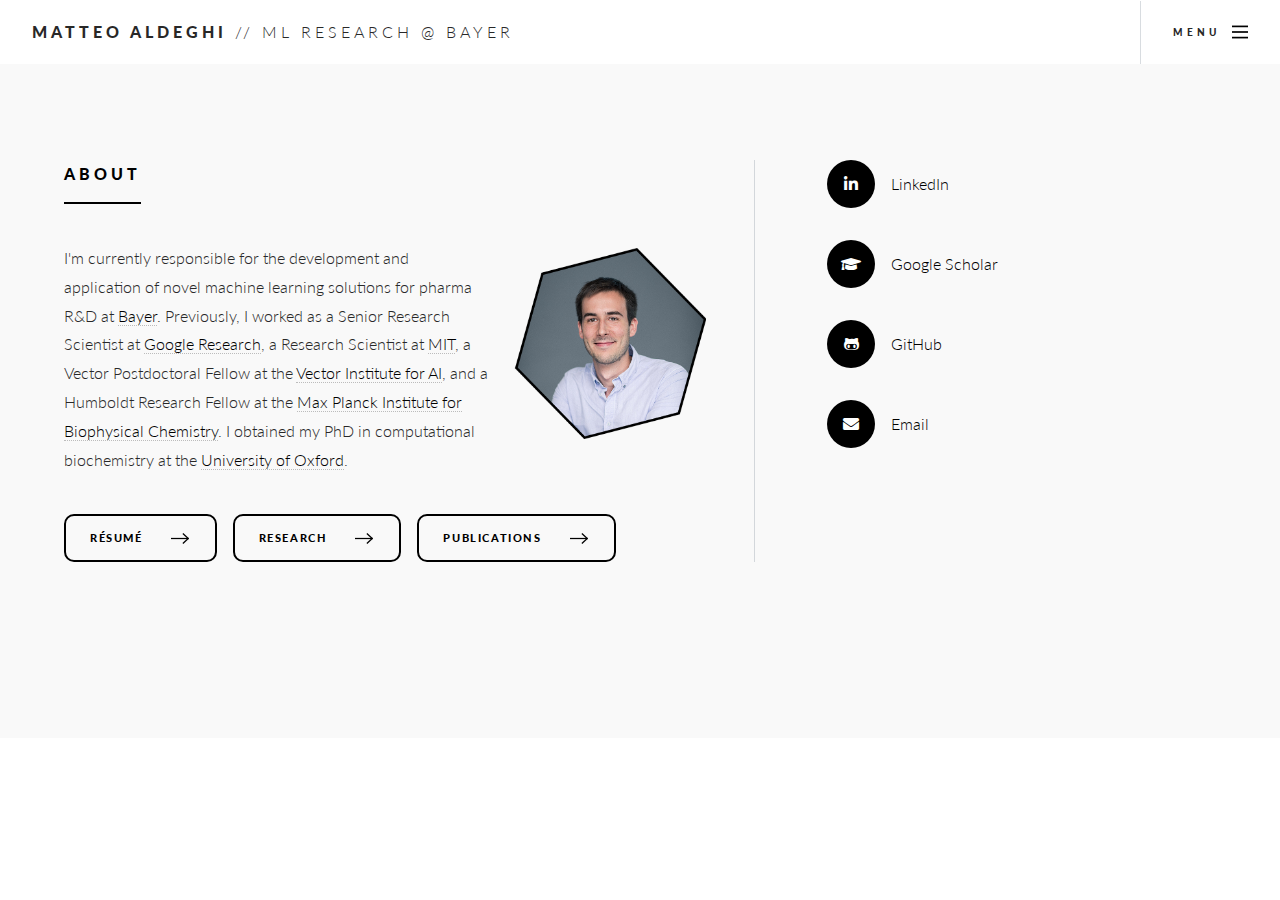
<file: index.html>
<!DOCTYPE HTML>
<!--
	Standout by Pixelarity
	pixelarity.com | hello@pixelarity.com
	License: pixelarity.com/license
-->
<html>
	<head>
		<title>Matteo Aldeghi - Home</title>
		<meta charset="utf-8" />
		<meta name="viewport" content="width=device-width, initial-scale=1, user-scalable=no" />
		<link rel="stylesheet" href="assets/css/main.css" />
	</head>
	<body class="is-preload">

		<!-- Page wrapper -->
			<div id="page-wrapper">

				<!-- Header -->
					<header id="header">
						<span class="logo"><a href="index.html">Matteo Aldeghi <span>// ML Research @ Bayer</span></a></span>
						<a href="#menu"><span>Menu</span></a>
					</header>

				<!-- Nav -->
					<nav id="menu">
						<div class="inner">
							<h2>Menu</h2>
							<ul class="links">
								<li><a href="index.html">Home</a></li>
								<li><a href="resume.html">Résumé</a></li>
								<li><a href="publications.html">Publications</a></li>
								<li><a href="research.html">Research</a></li>
							</ul>
							<a class="close"><span>Close</span></a>
						</div>
					</nav>

				<!-- Banner 
					<section id="banner">
						<div class="inner">
							<h1>Matteo Aldeghi</h1>
							<div class="content">
								<p>Chemistry and biophysics via simulation and machine learning</p>
								<ul class="actions special">
									<li><a href="index.html#footer" class="button large next">About</a></li>
								</ul>
							</div>
						</div> 
					</section>  -->

				<!-- Footer  -->
					<section id="footer" class="wrapper style2"> 
						<div class="inner">
							<div class="split">
								<div class="content">
									<header>
										<h2>About</h2>
									</header>
									<p><span class="image right" style="width: 30%"><img src="images/about.png" alt="" /></span>
									I'm currently responsible for the development and application of novel machine learning solutions for pharma R&D at <a href="https://www.bayer.com/en/">Bayer</a>. Previously, I worked as a Senior Research Scientist at <a href="https://research.google">Google Research</a>, a Research Scientist at <a href="https://www.mit.edu">MIT</a>, a Vector Postdoctoral Fellow at the <a href="https://vectorinstitute.ai">Vector Institute for AI</a>, and a Humboldt Research Fellow at the <a href="http://www.mpibpc.mpg.de/en">Max Planck Institute for Biophysical Chemistry</a>. I obtained my PhD in computational biochemistry at the <a href="http://www.ox.ac.uk">University of Oxford</a>.</p>
									<ul class="actions">
										<li><a href="resume.html" class="button next">Résumé</a></li>
										<li><a href="research.html" class="button next">Research</a></li>
										<li><a href="publications.html" class="button next">Publications</a></li>
									</ul>
								</div>
								<ul class="contact-icons">
									<li><a href="https://www.linkedin.com/in/matteoaldeghi/" target="_blank" class="icon brands alt fa-linkedin-in"><span class="label">LinkedIn</span></a></li>
									<li><a href="https://scholar.google.com/citations?user=dtoCihgAAAAJ&hl=en" target="_blank" class="icon solid fa-graduation-cap"><span class="label">Google Scholar</span></a></li>
									<li><a href="https://github.com/matteoaldeghi" target="_blank" class="icon brands alt fa-github-alt"><span class="label">GitHub</span></a></li>
									<!-- <li><a href="https://twitter.com/matteo_aldeghi" target="_blank" class="icon brands alt fa-twitter"><span class="label">Twitter</span></a></li> -->
									<li><a href="mailto:aldeghi.ma@gmail.com" class="icon solid alt fa-envelope"><span class="label">Email</span></a></li>
								</ul>
							</div>
						</div>
					</section>

				<!-- Copyright
					<section class="wrapper style2 copyright">
						<div><p><img src="images/MIT-logo-black-red-72x38.svg" style="width: 10%" alt=""/></p></div>
						<div class="inner">&copy; 2023 Matteo Aldeghi</div>
					</section> -->

			</div>

		<!-- Scripts -->
			<script src="assets/js/jquery.min.js"></script>
			<script src="assets/js/jquery.scrollex.min.js"></script>
			<script src="assets/js/jquery.scrolly.min.js"></script>
			<script src="assets/js/browser.min.js"></script>
			<script src="assets/js/breakpoints.min.js"></script>
			<script src="assets/js/util.js"></script>
			<script src="assets/js/main.js"></script>

	</body>
</html>
</file>
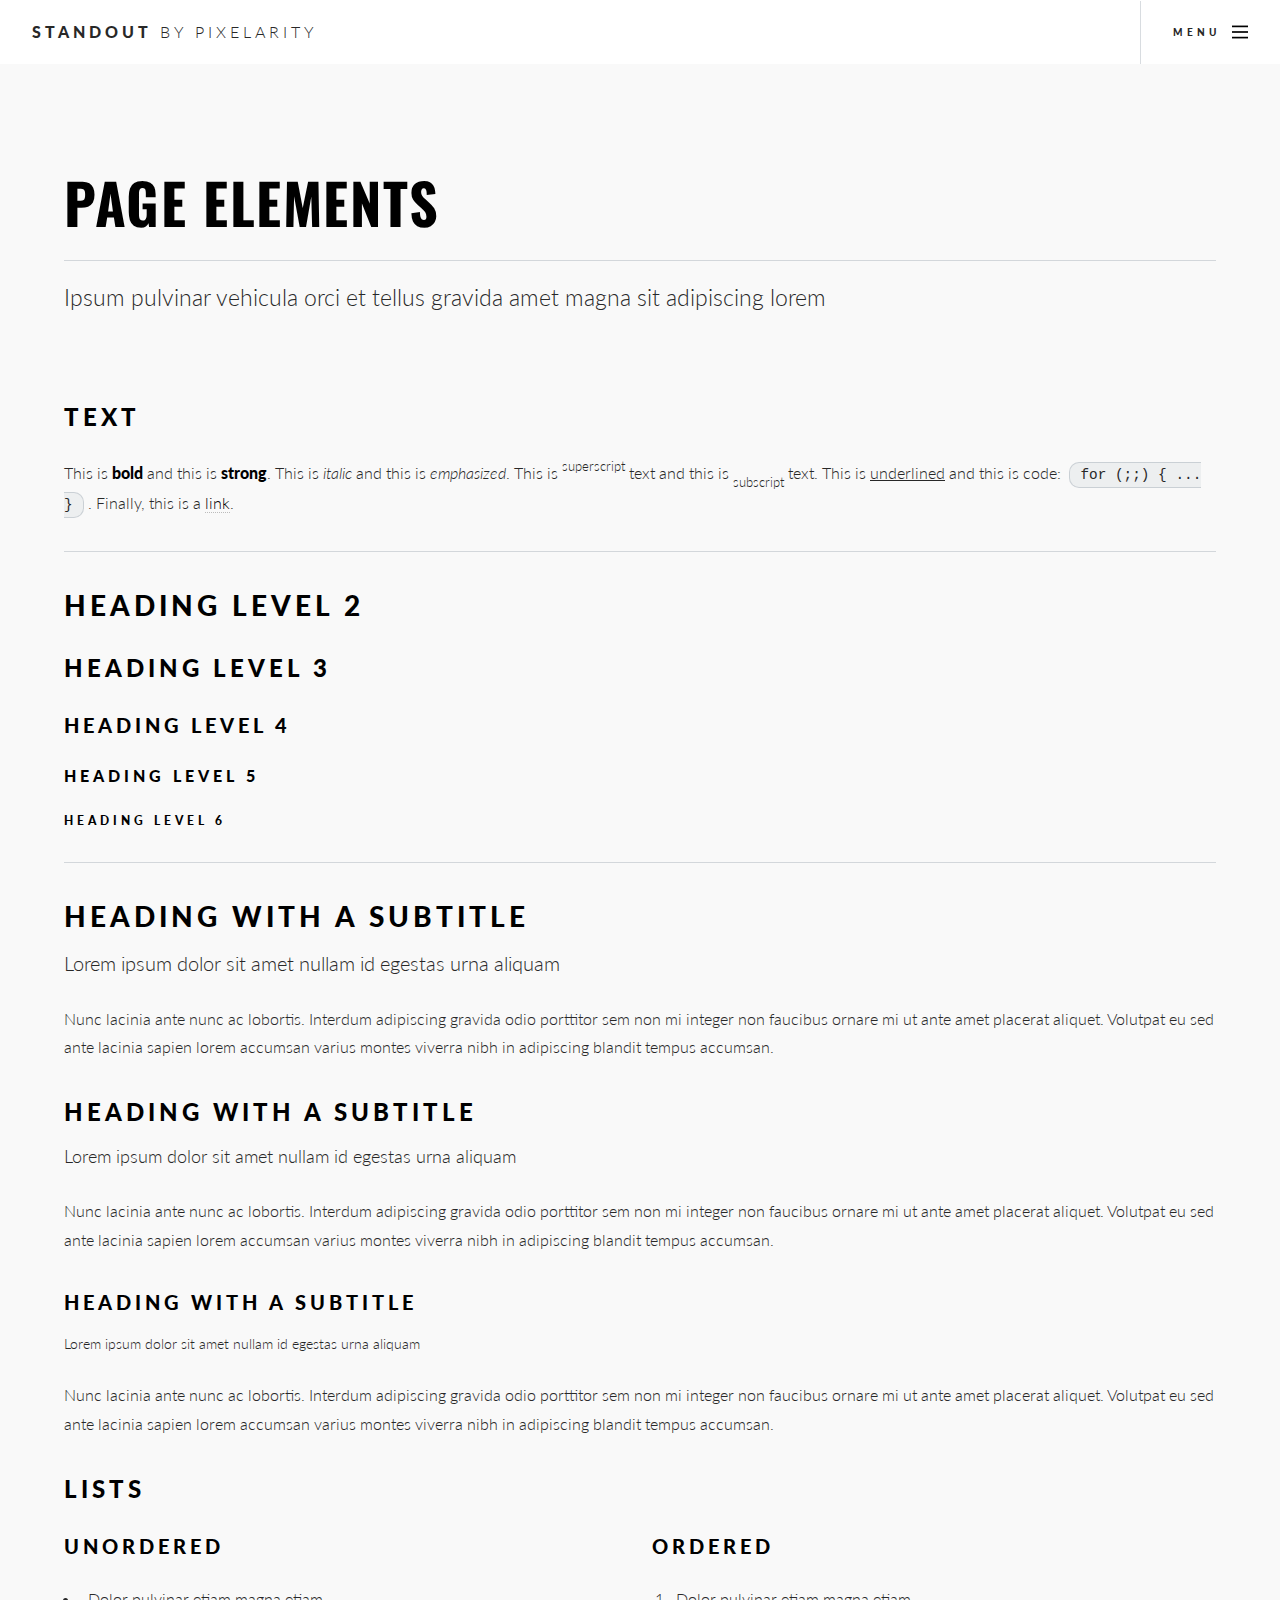
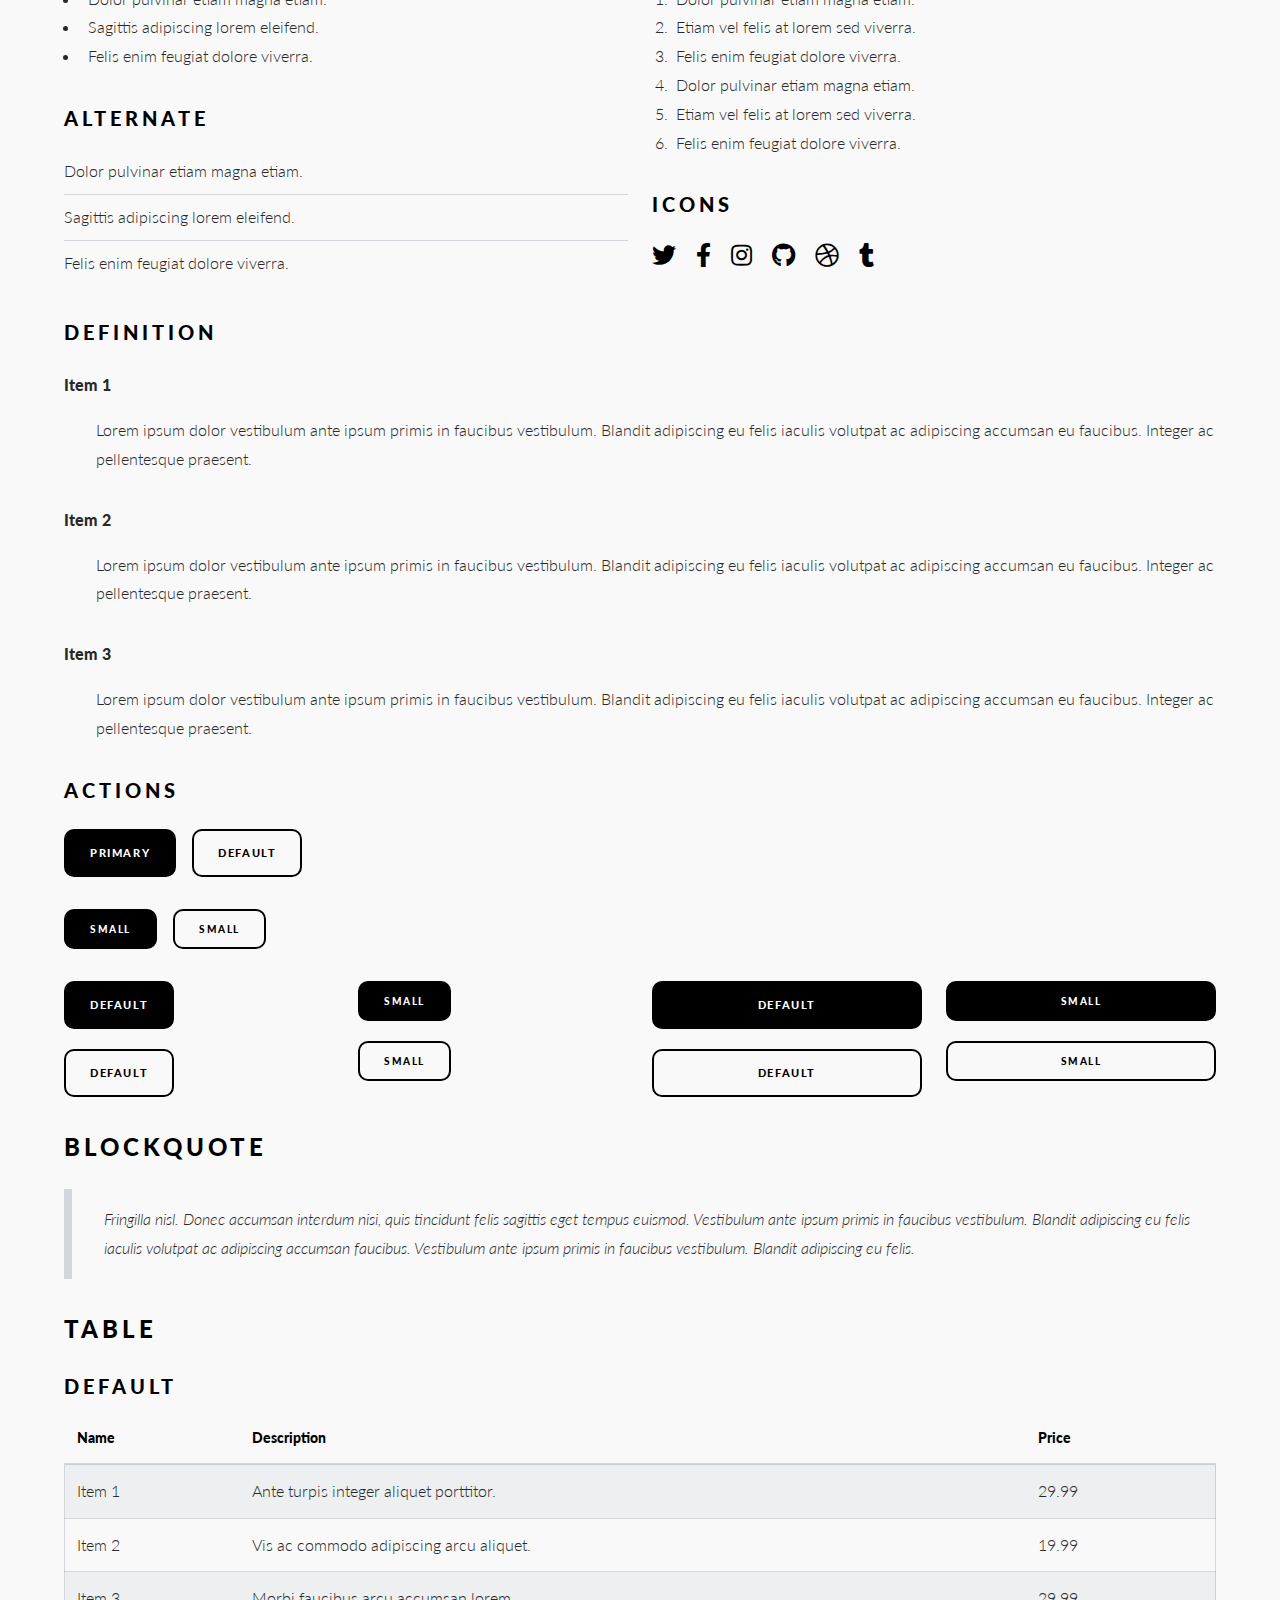
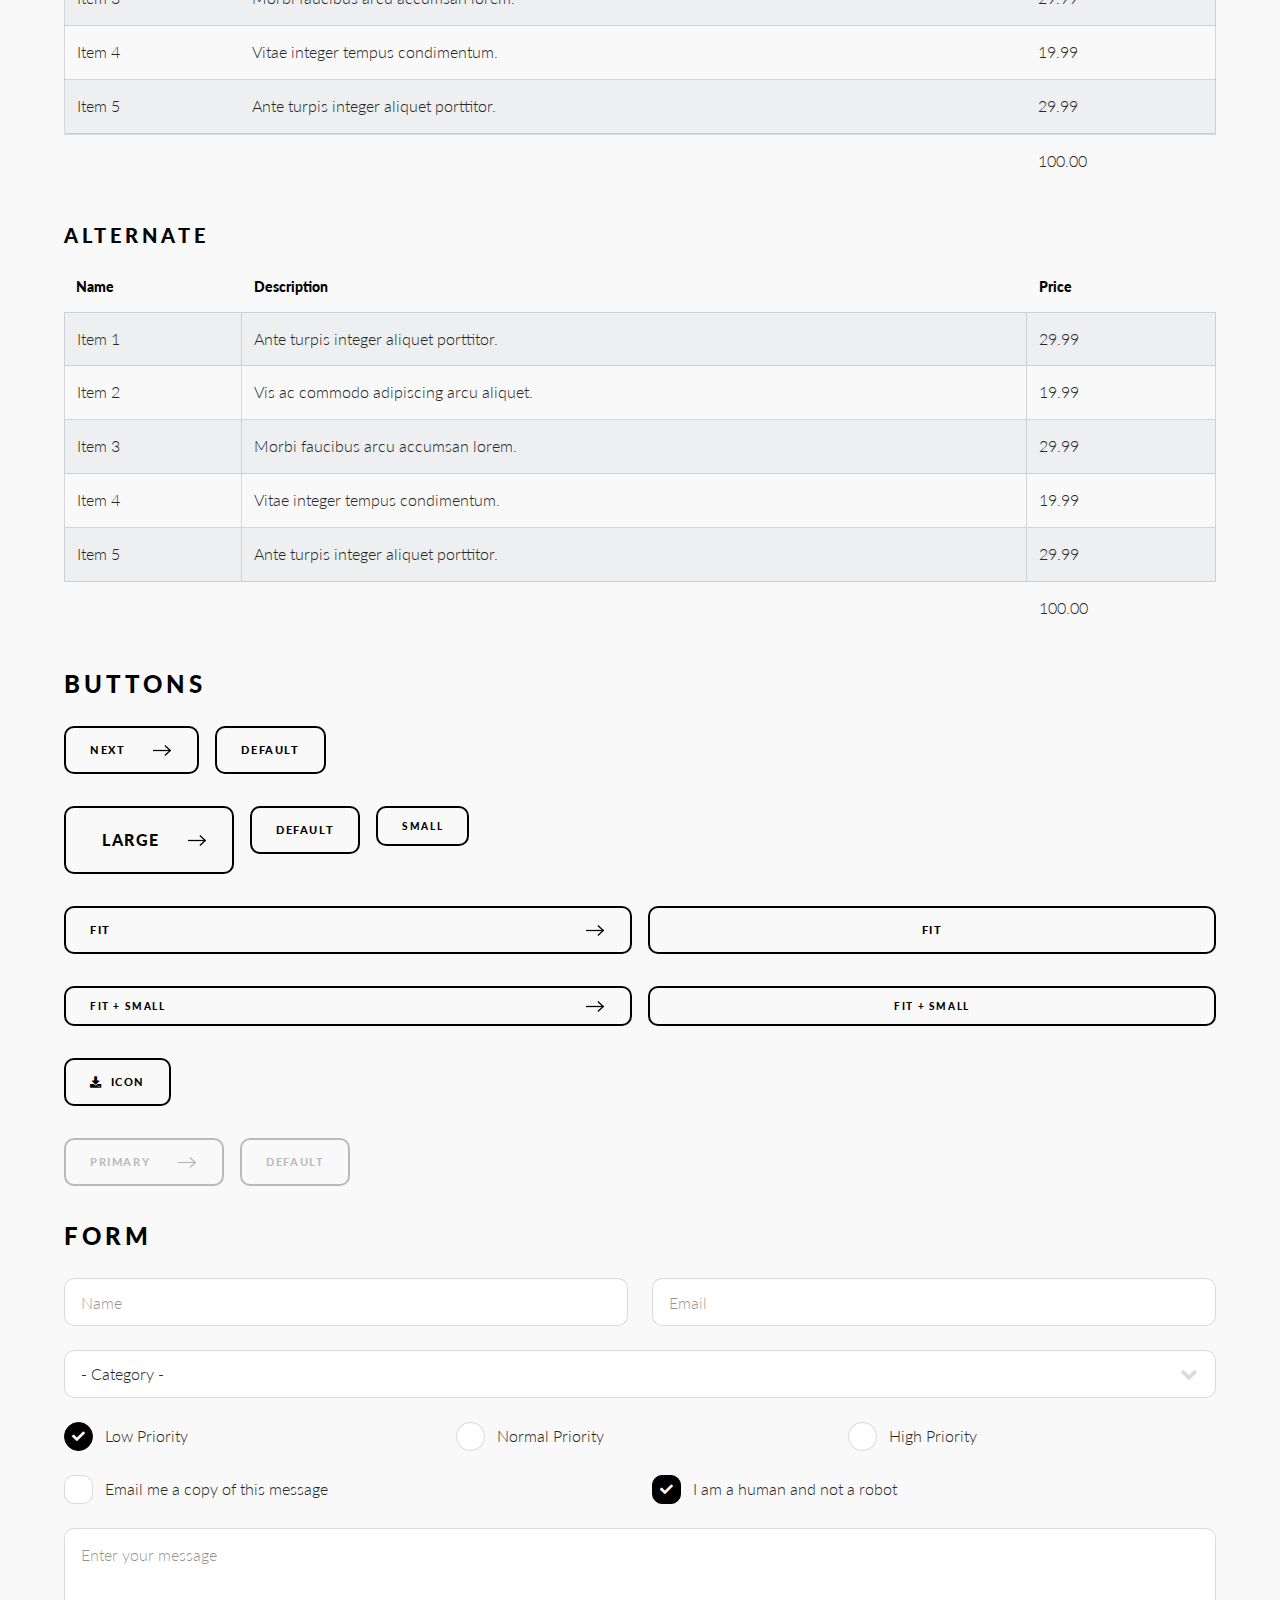
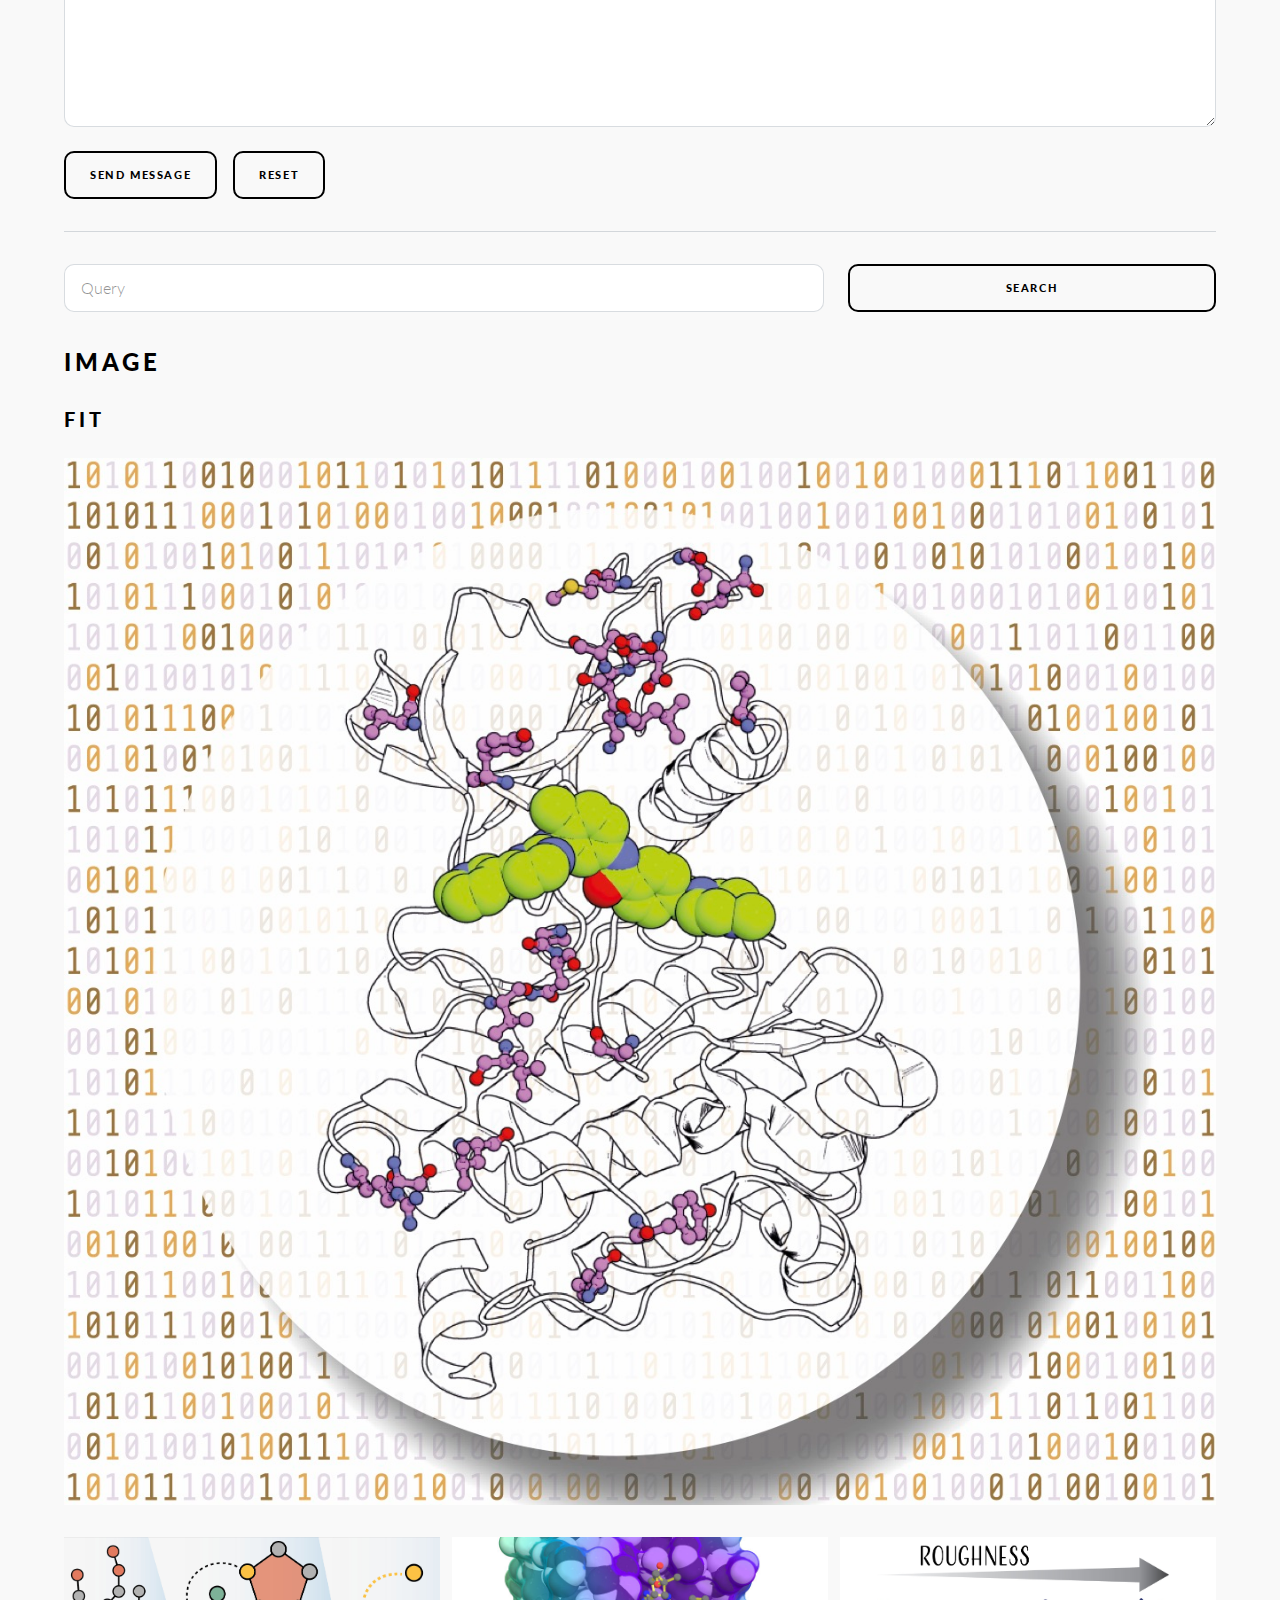
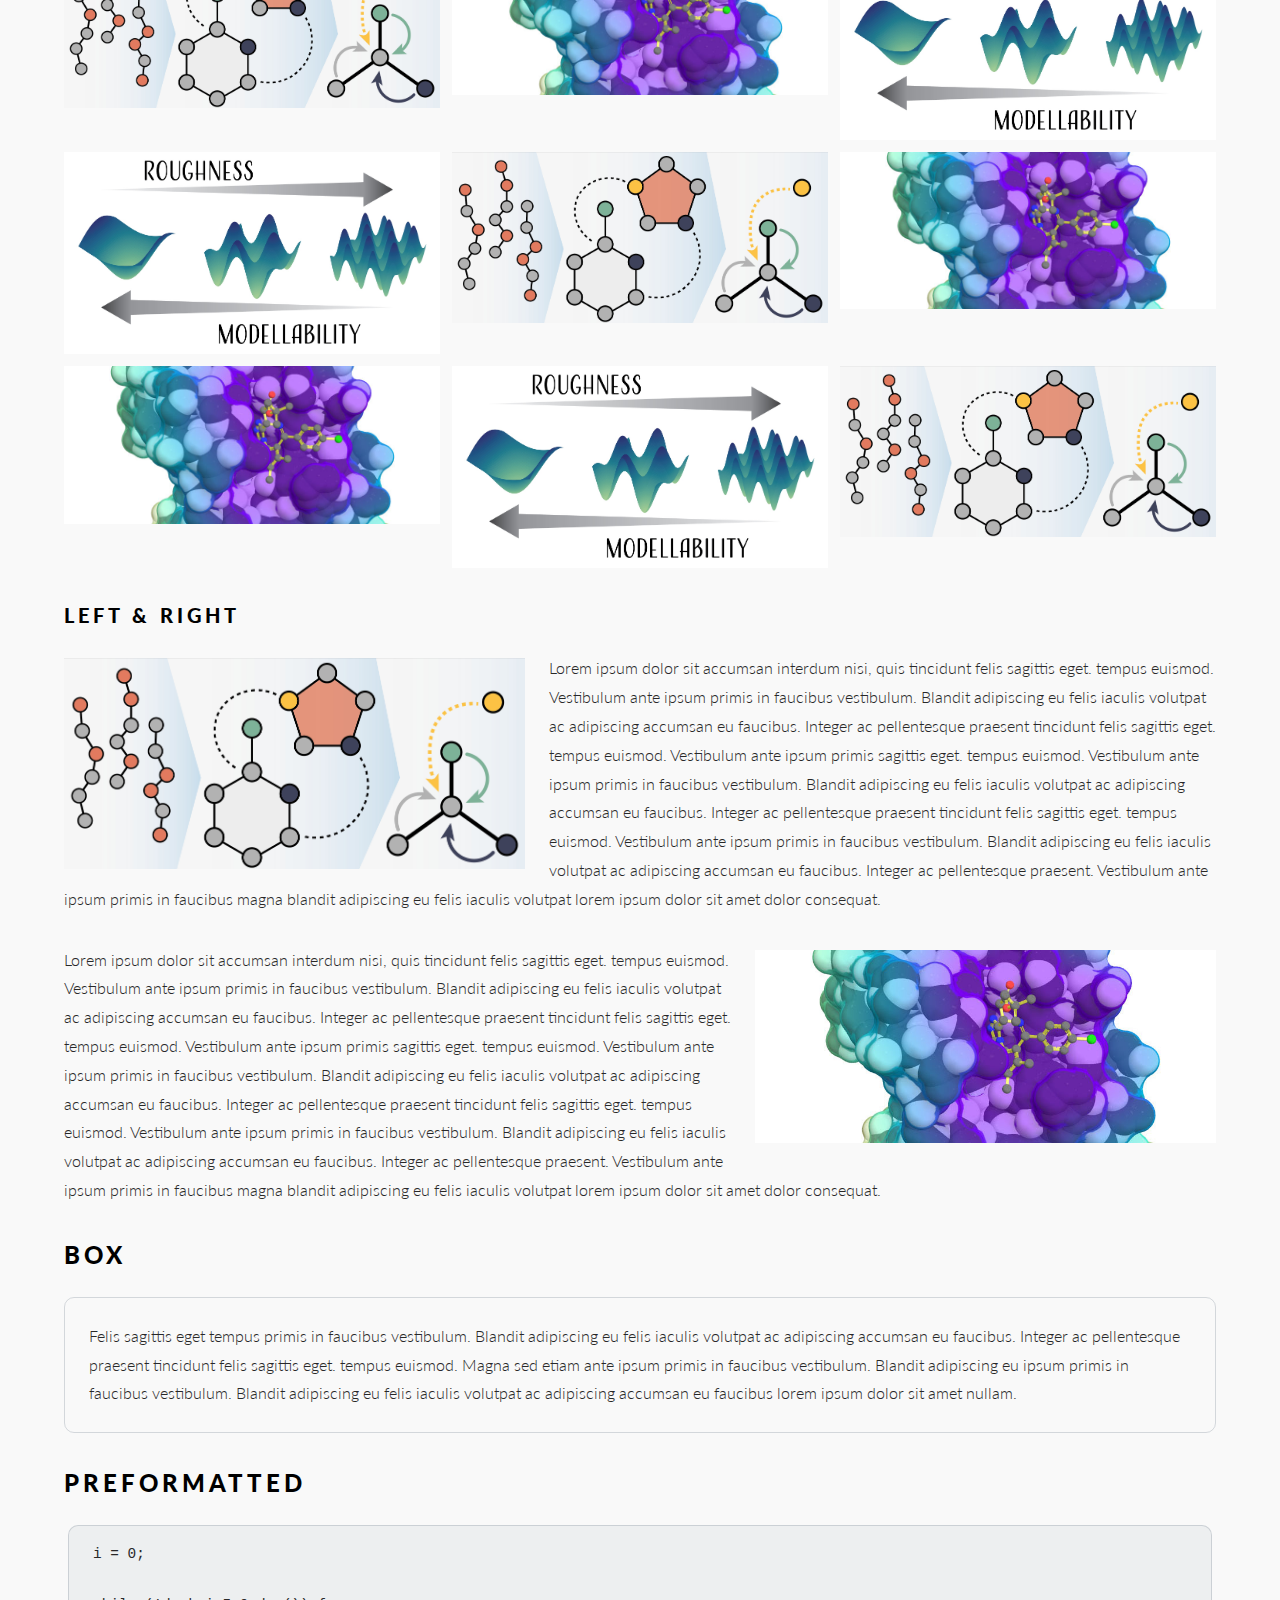
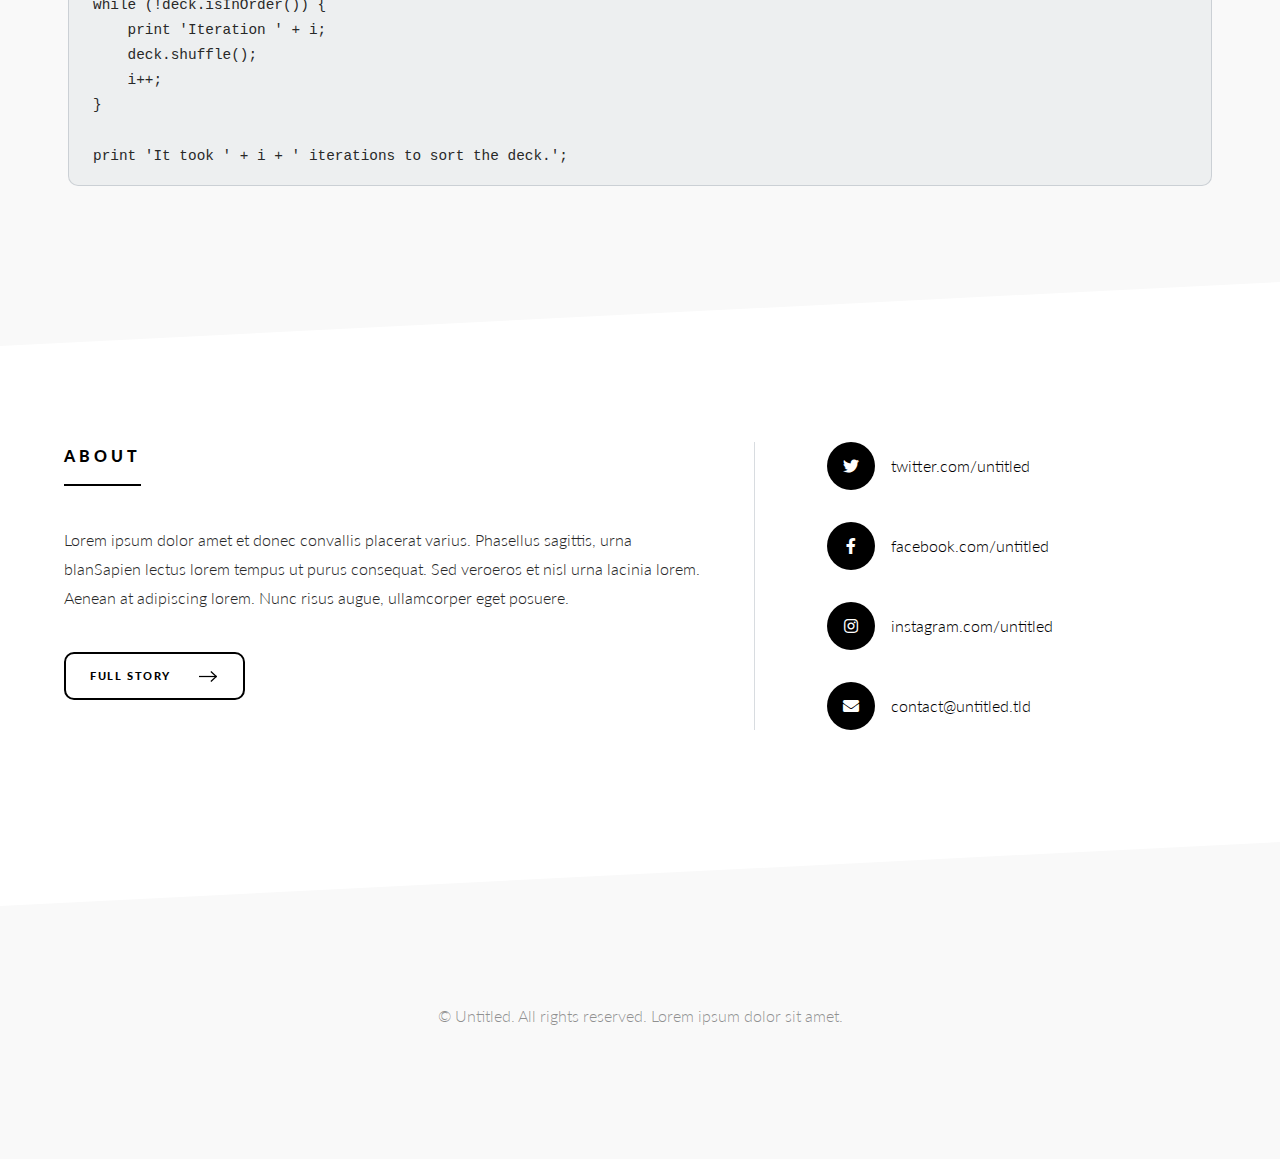
<file: elements.html>
<!DOCTYPE HTML>
<!--
	Standout by Pixelarity
	pixelarity.com | hello@pixelarity.com
	License: pixelarity.com/license
-->
<html>
	<head>
		<title>Untitled</title>
		<meta charset="utf-8" />
		<meta name="viewport" content="width=device-width, initial-scale=1, user-scalable=no" />
		<link rel="stylesheet" href="assets/css/main.css" />
	</head>
	<body class="is-preload">

		<!-- Page wrapper -->
			<div id="page-wrapper">

				<!-- Header -->
					<header id="header">
						<span class="logo"><a href="index.html">Standout <span>by Pixelarity</span></a></span>
						<a href="#menu"><span>Menu</span></a>
					</header>

				<!-- Nav -->
					<nav id="menu">
						<div class="inner">
							<h2>Menu</h2>
							<ul class="links">
								<li><a href="index.html">Home</a></li>
								<li><a href="portfolio.html">Portfolio</a></li>
								<li><a href="generic.html">Generic</a></li>
								<li><a href="elements.html">Elements</a></li>
							</ul>
							<a class="close"><span>Close</span></a>
						</div>
					</nav>

				<!-- Main -->
					<section id="main" class="wrapper style2">
						<div class="inner">

							<!-- Content -->
								<header class="major special">
									<h1>Page Elements</h1>
									<p>Ipsum pulvinar vehicula orci et tellus gravida amet magna sit adipiscing lorem</p>
								</header>

							<!-- Elements -->
								<div class="row gtr-200">
									<div class="col-12">

										<!-- Text stuff -->
											<h3>Text</h3>
											<p>This is <b>bold</b> and this is <strong>strong</strong>. This is <i>italic</i> and this is <em>emphasized</em>.
											This is <sup>superscript</sup> text and this is <sub>subscript</sub> text.
											This is <u>underlined</u> and this is code: <code>for (;;) { ... }</code>.
											Finally, this is a <a href="#">link</a>.</p>
											<hr />
											<h2>Heading Level 2</h2>
											<h3>Heading Level 3</h3>
											<h4>Heading Level 4</h4>
											<h5>Heading Level 5</h5>
											<h6>Heading Level 6</h6>
											<hr />
											<header>
												<h2>Heading with a Subtitle</h2>
												<p>Lorem ipsum dolor sit amet nullam id egestas urna aliquam</p>
											</header>
											<p>Nunc lacinia ante nunc ac lobortis. Interdum adipiscing gravida odio porttitor sem non mi integer non faucibus ornare mi ut ante amet placerat aliquet. Volutpat eu sed ante lacinia sapien lorem accumsan varius montes viverra nibh in adipiscing blandit tempus accumsan.</p>
											<header>
												<h3>Heading with a Subtitle</h3>
												<p>Lorem ipsum dolor sit amet nullam id egestas urna aliquam</p>
											</header>
											<p>Nunc lacinia ante nunc ac lobortis. Interdum adipiscing gravida odio porttitor sem non mi integer non faucibus ornare mi ut ante amet placerat aliquet. Volutpat eu sed ante lacinia sapien lorem accumsan varius montes viverra nibh in adipiscing blandit tempus accumsan.</p>
											<header>
												<h4>Heading with a Subtitle</h4>
												<p>Lorem ipsum dolor sit amet nullam id egestas urna aliquam</p>
											</header>
											<p>Nunc lacinia ante nunc ac lobortis. Interdum adipiscing gravida odio porttitor sem non mi integer non faucibus ornare mi ut ante amet placerat aliquet. Volutpat eu sed ante lacinia sapien lorem accumsan varius montes viverra nibh in adipiscing blandit tempus accumsan.</p>

										<!-- Lists -->
											<h3>Lists</h3>
											<div class="row">
												<div class="col-6 col-12-small">

													<h4>Unordered</h4>
													<ul>
														<li>Dolor pulvinar etiam magna etiam.</li>
														<li>Sagittis adipiscing lorem eleifend.</li>
														<li>Felis enim feugiat dolore viverra.</li>
													</ul>

													<h4>Alternate</h4>
													<ul class="alt">
														<li>Dolor pulvinar etiam magna etiam.</li>
														<li>Sagittis adipiscing lorem eleifend.</li>
														<li>Felis enim feugiat dolore viverra.</li>
													</ul>
												</div>
												<div class="col-6 col-12-small">
													<h4>Ordered</h4>
													<ol>
														<li>Dolor pulvinar etiam magna etiam.</li>
														<li>Etiam vel felis at lorem sed viverra.</li>
														<li>Felis enim feugiat dolore viverra.</li>
														<li>Dolor pulvinar etiam magna etiam.</li>
														<li>Etiam vel felis at lorem sed viverra.</li>
														<li>Felis enim feugiat dolore viverra.</li>
													</ol>
													<h4>Icons</h4>
													<ul class="icons">
														<li><a href="#" class="icon brands fa-twitter"><span class="label">Twitter</span></a></li>
														<li><a href="#" class="icon brands fa-facebook-f"><span class="label">Facebook</span></a></li>
														<li><a href="#" class="icon brands fa-instagram"><span class="label">Instagram</span></a></li>
														<li><a href="#" class="icon brands fa-github"><span class="label">Github</span></a></li>
														<li><a href="#" class="icon brands fa-dribbble"><span class="label">Dribbble</span></a></li>
														<li><a href="#" class="icon brands fa-tumblr"><span class="label">Tumblr</span></a></li>
													</ul>
												</div>
											</div>
											<h4>Definition</h4>
											<dl>
												<dt>Item 1</dt>
												<dd>
													<p>Lorem ipsum dolor vestibulum ante ipsum primis in faucibus vestibulum. Blandit adipiscing eu felis iaculis volutpat ac adipiscing accumsan eu faucibus. Integer ac pellentesque praesent.</p>
												</dd>
												<dt>Item 2</dt>
												<dd>
													<p>Lorem ipsum dolor vestibulum ante ipsum primis in faucibus vestibulum. Blandit adipiscing eu felis iaculis volutpat ac adipiscing accumsan eu faucibus. Integer ac pellentesque praesent.</p>
												</dd>
												<dt>Item 3</dt>
												<dd>
													<p>Lorem ipsum dolor vestibulum ante ipsum primis in faucibus vestibulum. Blandit adipiscing eu felis iaculis volutpat ac adipiscing accumsan eu faucibus. Integer ac pellentesque praesent.</p>
												</dd>
											</dl>
											<h4>Actions</h4>
											<ul class="actions">
												<li><a href="#" class="button primary">Primary</a></li>
												<li><a href="#" class="button">Default</a></li>
											</ul>
											<ul class="actions small">
												<li><a href="#" class="button primary small">Small</a></li>
												<li><a href="#" class="button small">Small</a></li>
											</ul>
											<div class="row">
												<div class="col-3 col-12-small">
													<ul class="actions stacked">
														<li><a href="#" class="button primary">Default</a></li>
														<li><a href="#" class="button">Default</a></li>
													</ul>
												</div>
												<div class="col-3 col-12-small">
													<ul class="actions stacked">
														<li><a href="#" class="button primary small">Small</a></li>
														<li><a href="#" class="button small">Small</a></li>
													</ul>
												</div>
												<div class="col-3 col-12-small">
													<ul class="actions stacked">
														<li><a href="#" class="button primary fit">Default</a></li>
														<li><a href="#" class="button fit">Default</a></li>
													</ul>
												</div>
												<div class="col-3 col-12-small">
													<ul class="actions stacked">
														<li><a href="#" class="button primary small fit">Small</a></li>
														<li><a href="#" class="button small fit">Small</a></li>
													</ul>
												</div>
											</div>

										<!-- Blockquote -->
											<h3>Blockquote</h3>
											<blockquote>Fringilla nisl. Donec accumsan interdum nisi, quis tincidunt felis sagittis eget tempus euismod. Vestibulum ante ipsum primis in faucibus vestibulum. Blandit adipiscing eu felis iaculis volutpat ac adipiscing accumsan faucibus. Vestibulum ante ipsum primis in faucibus vestibulum. Blandit adipiscing eu felis.</blockquote>

										<!-- Table -->
											<h3>Table</h3>

											<h4>Default</h4>
											<div class="table-wrapper">
												<table>
													<thead>
														<tr>
															<th>Name</th>
															<th>Description</th>
															<th>Price</th>
														</tr>
													</thead>
													<tbody>
														<tr>
															<td>Item 1</td>
															<td>Ante turpis integer aliquet porttitor.</td>
															<td>29.99</td>
														</tr>
														<tr>
															<td>Item 2</td>
															<td>Vis ac commodo adipiscing arcu aliquet.</td>
															<td>19.99</td>
														</tr>
														<tr>
															<td>Item 3</td>
															<td> Morbi faucibus arcu accumsan lorem.</td>
															<td>29.99</td>
														</tr>
														<tr>
															<td>Item 4</td>
															<td>Vitae integer tempus condimentum.</td>
															<td>19.99</td>
														</tr>
														<tr>
															<td>Item 5</td>
															<td>Ante turpis integer aliquet porttitor.</td>
															<td>29.99</td>
														</tr>
													</tbody>
													<tfoot>
														<tr>
															<td colspan="2"></td>
															<td>100.00</td>
														</tr>
													</tfoot>
												</table>
											</div>

											<h4>Alternate</h4>
											<div class="table-wrapper">
												<table class="alt">
													<thead>
														<tr>
															<th>Name</th>
															<th>Description</th>
															<th>Price</th>
														</tr>
													</thead>
													<tbody>
														<tr>
															<td>Item 1</td>
															<td>Ante turpis integer aliquet porttitor.</td>
															<td>29.99</td>
														</tr>
														<tr>
															<td>Item 2</td>
															<td>Vis ac commodo adipiscing arcu aliquet.</td>
															<td>19.99</td>
														</tr>
														<tr>
															<td>Item 3</td>
															<td> Morbi faucibus arcu accumsan lorem.</td>
															<td>29.99</td>
														</tr>
														<tr>
															<td>Item 4</td>
															<td>Vitae integer tempus condimentum.</td>
															<td>19.99</td>
														</tr>
														<tr>
															<td>Item 5</td>
															<td>Ante turpis integer aliquet porttitor.</td>
															<td>29.99</td>
														</tr>
													</tbody>
													<tfoot>
														<tr>
															<td colspan="2"></td>
															<td>100.00</td>
														</tr>
													</tfoot>
												</table>
											</div>

										<!-- Buttons -->
											<h3>Buttons</h3>
											<ul class="actions">
												<li><a href="#" class="button next">Next</a></li>
												<li><a href="#" class="button">Default</a></li>
											</ul>
											<ul class="actions">
												<li><a href="#" class="button next large">Large</a></li>
												<li><a href="#" class="button">Default</a></li>
												<li><a href="#" class="button small">Small</a></li>
											</ul>
											<ul class="actions fit">
												<li><a href="#" class="button next fit">Fit</a></li>
												<li><a href="#" class="button fit">Fit</a></li>
											</ul>
											<ul class="actions fit small">
												<li><a href="#" class="button next fit small">Fit + Small</a></li>
												<li><a href="#" class="button fit small">Fit + Small</a></li>
											</ul>
											<ul class="actions">
												<li><a href="#" class="button icon solid fa-download">Icon</a></li>
											</ul>
											<ul class="actions">
												<li><span class="button next disabled">Primary</span></li>
												<li><span class="button disabled">Default</span></li>
											</ul>

										<!-- Form -->
											<h3>Form</h3>

											<form method="post" action="#">
												<div class="row gtr-uniform">
													<div class="col-6 col-12-xsmall">
														<input type="text" name="demo-name" id="demo-name" value="" placeholder="Name" />
													</div>
													<div class="col-6 col-12-xsmall">
														<input type="email" name="demo-email" id="demo-email" value="" placeholder="Email" />
													</div>
													<!-- Break -->
													<div class="col-12">
														<select name="demo-category" id="demo-category">
															<option value="">- Category -</option>
															<option value="1">Manufacturing</option>
															<option value="1">Shipping</option>
															<option value="1">Administration</option>
															<option value="1">Human Resources</option>
														</select>
													</div>
													<!-- Break -->
													<div class="col-4 col-12-small">
														<input type="radio" id="demo-priority-low" name="demo-priority" checked>
														<label for="demo-priority-low">Low Priority</label>
													</div>
													<div class="col-4 col-12-small">
														<input type="radio" id="demo-priority-normal" name="demo-priority">
														<label for="demo-priority-normal">Normal Priority</label>
													</div>
													<div class="col-4 col-12-small">
														<input type="radio" id="demo-priority-high" name="demo-priority">
														<label for="demo-priority-high">High Priority</label>
													</div>
													<!-- Break -->
													<div class="col-6 col-12-small">
														<input type="checkbox" id="demo-copy" name="demo-copy">
														<label for="demo-copy">Email me a copy of this message</label>
													</div>
													<div class="col-6 col-12-small">
														<input type="checkbox" id="demo-human" name="demo-human" checked>
														<label for="demo-human">I am a human and not a robot</label>
													</div>
													<!-- Break -->
													<div class="col-12">
														<textarea name="demo-message" id="demo-message" placeholder="Enter your message" rows="6"></textarea>
													</div>
													<!-- Break -->
													<div class="col-12">
														<ul class="actions">
															<li><input type="submit" value="Send Message" /></li>
															<li><input type="reset" value="Reset" /></li>
														</ul>
													</div>
												</div>
											</form>

											<hr />

											<form method="post" action="#">
												<div class="row gtr-uniform">
													<div class="col-8 col-12-small">
														<input type="text" name="query" id="query" value="" placeholder="Query" />
													</div>
													<div class="col-4 col-12-small">
														<input type="submit" value="Search" class="fit" />
													</div>
												</div>
											</form>

										<!-- Image -->
											<h3>Image</h3>

											<h4>Fit</h4>
											<span class="image fit"><img src="images/slides/slide01.jpg" alt="" /></span>
											<div class="box alt">
												<div class="row gtr-50 gtr-uniform">
													<div class="col-4"><span class="image fit"><img src="images/slides/slide02.jpg" alt="" /></span></div>
													<div class="col-4"><span class="image fit"><img src="images/slides/slide03.jpg" alt="" /></span></div>
													<div class="col-4"><span class="image fit"><img src="images/slides/slide04.jpg" alt="" /></span></div>
													<!-- Break -->
													<div class="col-4"><span class="image fit"><img src="images/slides/slide04.jpg" alt="" /></span></div>
													<div class="col-4"><span class="image fit"><img src="images/slides/slide02.jpg" alt="" /></span></div>
													<div class="col-4"><span class="image fit"><img src="images/slides/slide03.jpg" alt="" /></span></div>
													<!-- Break -->
													<div class="col-4"><span class="image fit"><img src="images/slides/slide03.jpg" alt="" /></span></div>
													<div class="col-4"><span class="image fit"><img src="images/slides/slide04.jpg" alt="" /></span></div>
													<div class="col-4"><span class="image fit"><img src="images/slides/slide02.jpg" alt="" /></span></div>
												</div>
											</div>

											<h4>Left &amp; Right</h4>
											<p><span class="image left"><img src="images/slides/slide02.jpg" alt="" /></span>Lorem ipsum dolor sit accumsan interdum nisi, quis tincidunt felis sagittis eget. tempus euismod. Vestibulum ante ipsum primis in faucibus vestibulum. Blandit adipiscing eu felis iaculis volutpat ac adipiscing accumsan eu faucibus. Integer ac pellentesque praesent tincidunt felis sagittis eget. tempus euismod. Vestibulum ante ipsum primis sagittis eget. tempus euismod. Vestibulum ante ipsum primis in faucibus vestibulum. Blandit adipiscing eu felis iaculis volutpat ac adipiscing accumsan eu faucibus. Integer ac pellentesque praesent tincidunt felis sagittis eget. tempus euismod. Vestibulum ante ipsum primis in faucibus vestibulum. Blandit adipiscing eu felis iaculis volutpat ac adipiscing accumsan eu faucibus. Integer ac pellentesque praesent. Vestibulum ante ipsum primis in faucibus magna blandit adipiscing eu felis iaculis volutpat lorem ipsum dolor sit amet dolor consequat.</p>
											<p><span class="image right"><img src="images/slides/slide03.jpg" alt="" /></span>Lorem ipsum dolor sit accumsan interdum nisi, quis tincidunt felis sagittis eget. tempus euismod. Vestibulum ante ipsum primis in faucibus vestibulum. Blandit adipiscing eu felis iaculis volutpat ac adipiscing accumsan eu faucibus. Integer ac pellentesque praesent tincidunt felis sagittis eget. tempus euismod. Vestibulum ante ipsum primis sagittis eget. tempus euismod. Vestibulum ante ipsum primis in faucibus vestibulum. Blandit adipiscing eu felis iaculis volutpat ac adipiscing accumsan eu faucibus. Integer ac pellentesque praesent tincidunt felis sagittis eget. tempus euismod. Vestibulum ante ipsum primis in faucibus vestibulum. Blandit adipiscing eu felis iaculis volutpat ac adipiscing accumsan eu faucibus. Integer ac pellentesque praesent. Vestibulum ante ipsum primis in faucibus magna blandit adipiscing eu felis iaculis volutpat lorem ipsum dolor sit amet dolor consequat.</p>

										<!-- Box -->
											<h3>Box</h3>
											<div class="box">
												<p>Felis sagittis eget tempus primis in faucibus vestibulum. Blandit adipiscing eu felis iaculis volutpat ac adipiscing accumsan eu faucibus. Integer ac pellentesque praesent tincidunt felis sagittis eget. tempus euismod. Magna sed etiam ante ipsum primis in faucibus vestibulum. Blandit adipiscing eu ipsum primis in faucibus vestibulum. Blandit adipiscing eu felis iaculis volutpat ac adipiscing accumsan eu faucibus lorem ipsum dolor sit amet nullam.</p>
											</div>

										<!-- Preformatted Code -->
											<h3>Preformatted</h3>
											<pre><code>i = 0;

while (!deck.isInOrder()) {
    print 'Iteration ' + i;
    deck.shuffle();
    i++;
}

print 'It took ' + i + ' iterations to sort the deck.';
</code></pre>

									</div>
								</div>
						</div>
					</section>

				<!-- Footer -->
					<section id="footer" class="wrapper">
						<div class="inner">
							<div class="split">
								<div class="content">
									<header>
										<h2>About</h2>
									</header>
									<p>Lorem ipsum dolor amet et donec convallis placerat varius. Phasellus sagittis, urna blanSapien lectus lorem tempus ut purus consequat. Sed veroeros et nisl urna lacinia lorem. Aenean at adipiscing lorem. Nunc risus augue, ullamcorper eget posuere.</p>
									<ul class="actions">
										<li><a href="#" class="button next">Full Story</a></li>
									</ul>
								</div>
								<ul class="contact-icons">
									<li><a href="#" class="icon brands alt fa-twitter"><span class="label">twitter.com/untitled</span></a></li>
									<li><a href="#" class="icon brands alt fa-facebook-f"><span class="label">facebook.com/untitled</span></a></li>
									<li><a href="#" class="icon brands alt fa-instagram"><span class="label">instagram.com/untitled</span></a></li>
									<li><a href="#" class="icon solid alt fa-envelope"><span class="label">contact@untitled.tld</span></a></li>
								</ul>
							</div>
						</div>
					</section>

				<!-- Copyright -->
					<section class="wrapper style2 copyright">
						<div class="inner">
							&copy; Untitled. All rights reserved. Lorem ipsum dolor sit amet.
						</div>
					</section>

			</div>

		<!-- Scripts -->
			<script src="assets/js/jquery.min.js"></script>
			<script src="assets/js/jquery.scrollex.min.js"></script>
			<script src="assets/js/jquery.scrolly.min.js"></script>
			<script src="assets/js/browser.min.js"></script>
			<script src="assets/js/breakpoints.min.js"></script>
			<script src="assets/js/util.js"></script>
			<script src="assets/js/main.js"></script>

	</body>
</html>
</file>
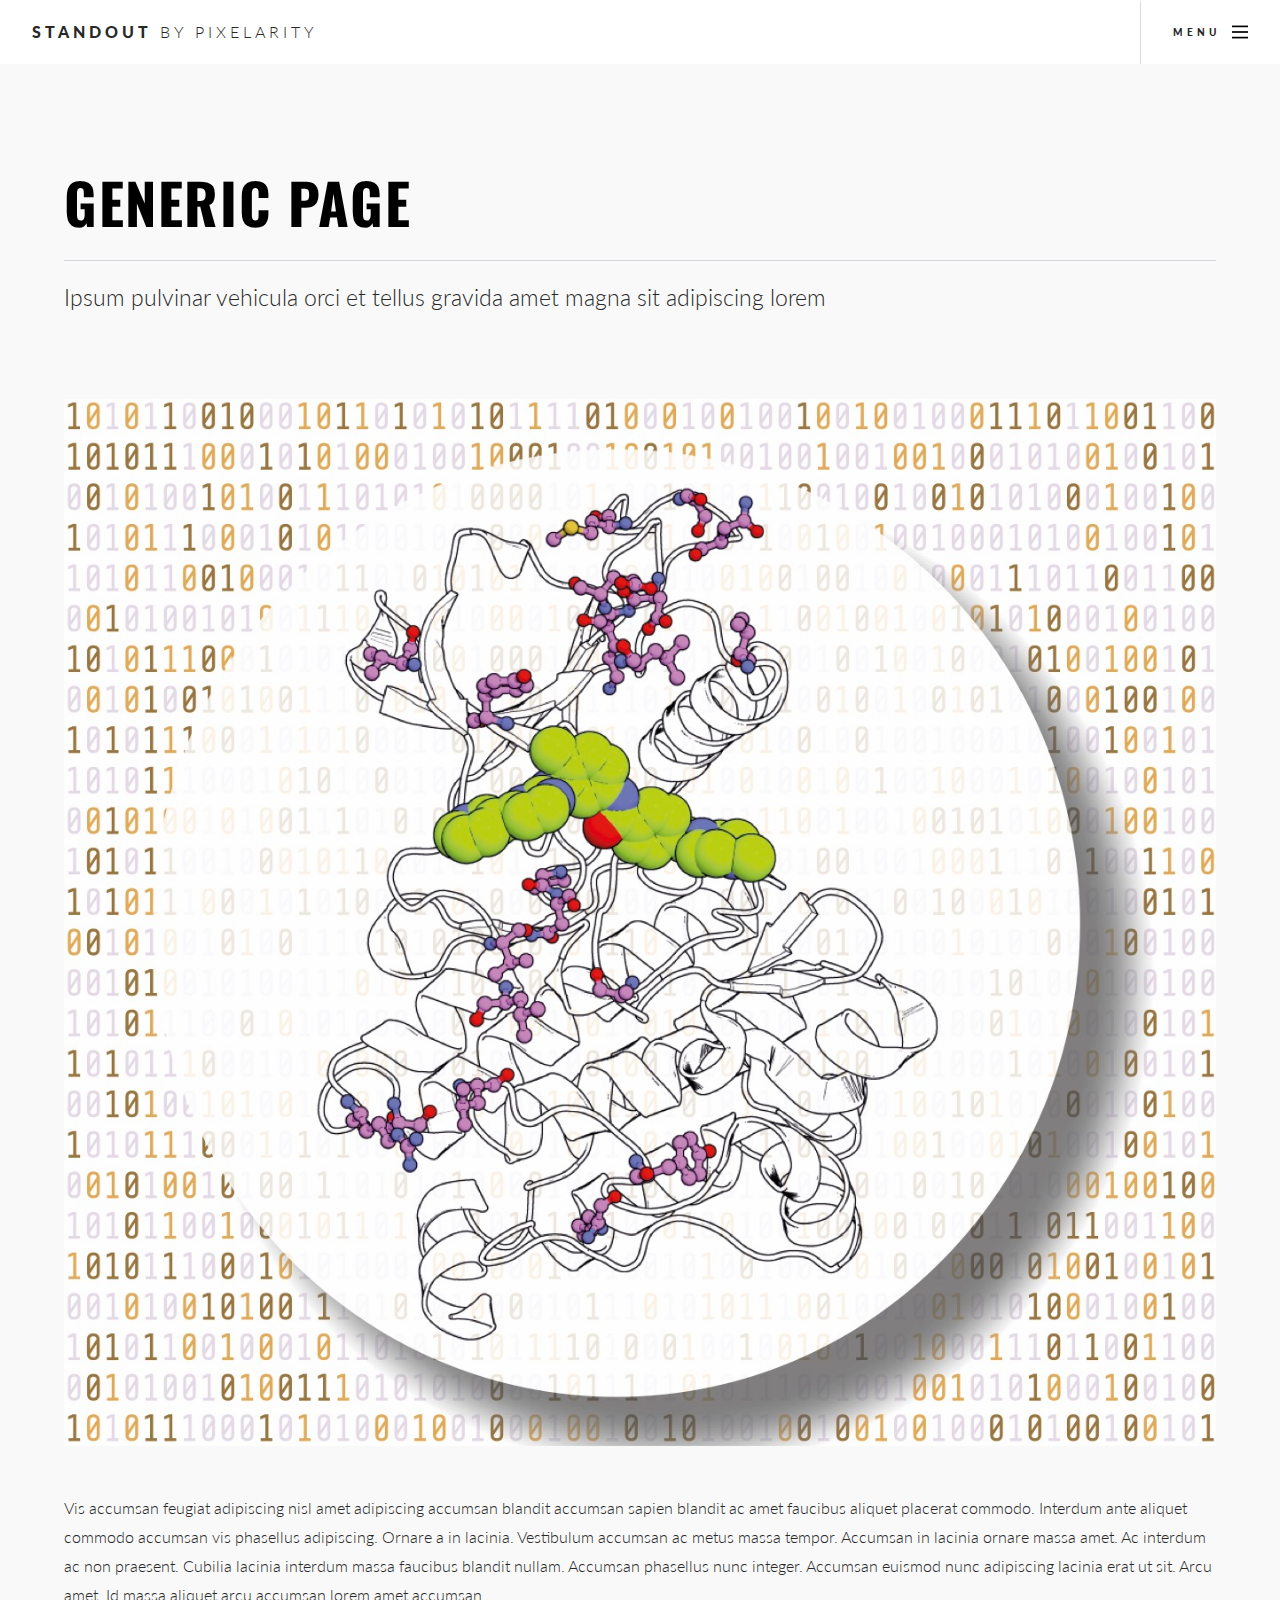
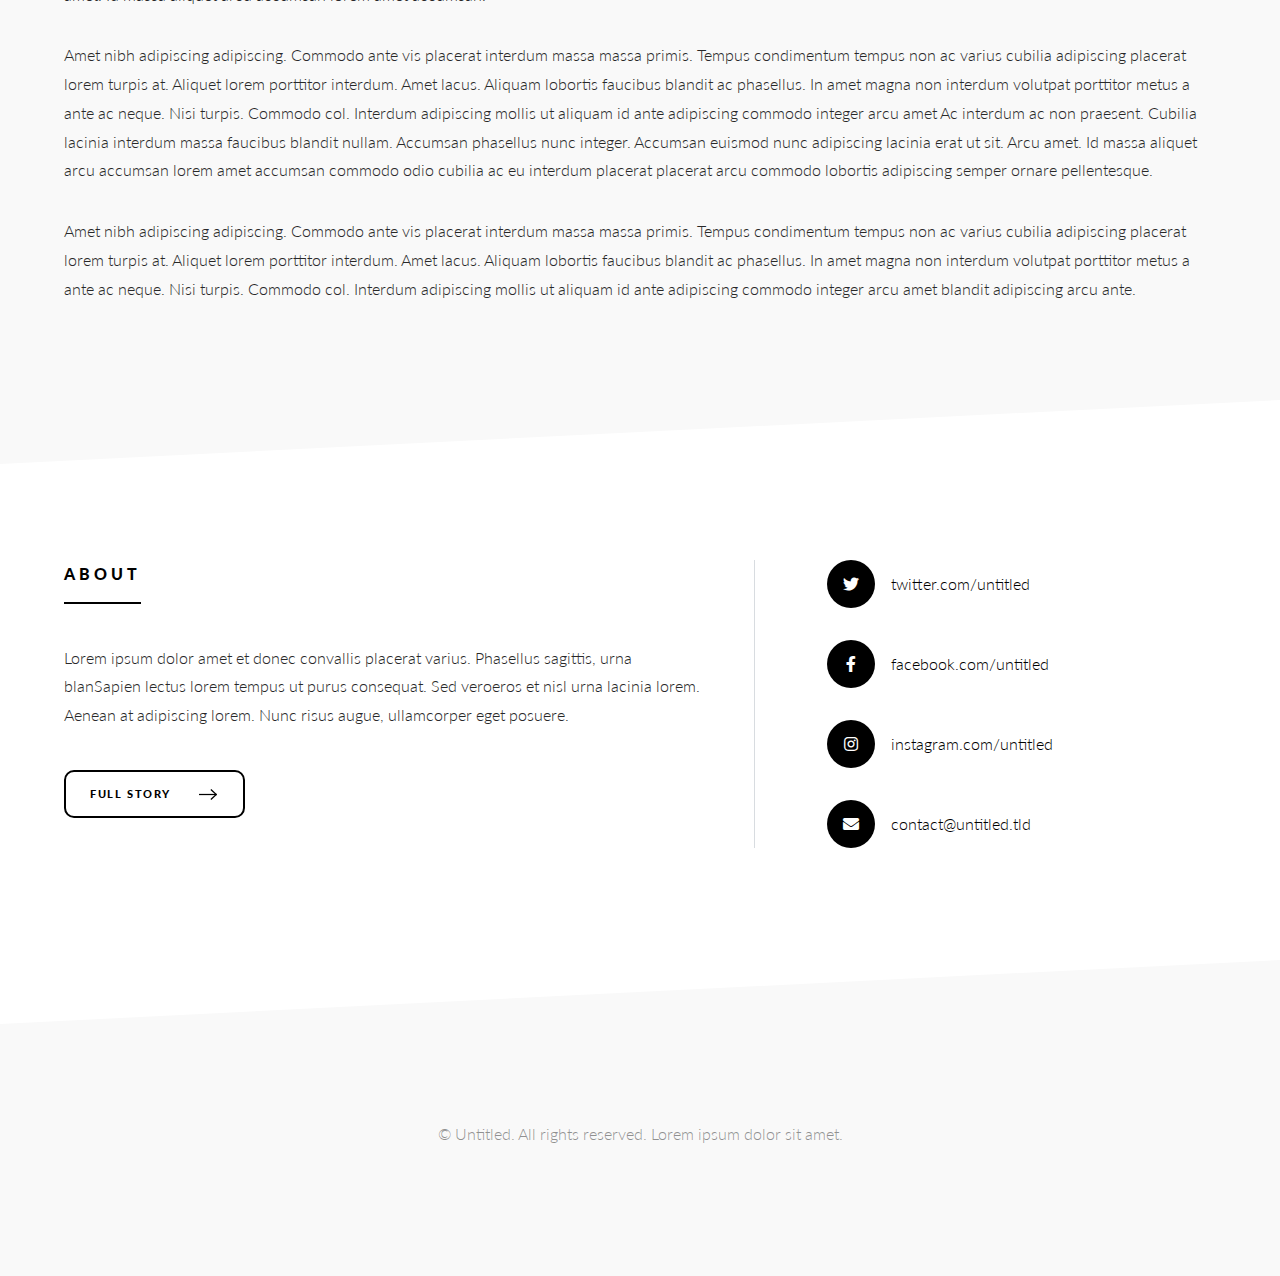
<file: generic.html>
<!DOCTYPE HTML>
<!--
	Standout by Pixelarity
	pixelarity.com | hello@pixelarity.com
	License: pixelarity.com/license
-->
<html>
	<head>
		<title>Untitled</title>
		<meta charset="utf-8" />
		<meta name="viewport" content="width=device-width, initial-scale=1, user-scalable=no" />
		<link rel="stylesheet" href="assets/css/main.css" />
	</head>
	<body class="is-preload">

		<!-- Page wrapper -->
			<div id="page-wrapper">

				<!-- Header -->
					<header id="header">
						<span class="logo"><a href="index.html">Standout <span>by Pixelarity</span></a></span>
						<a href="#menu"><span>Menu</span></a>
					</header>

				<!-- Nav -->
					<nav id="menu">
						<div class="inner">
							<h2>Menu</h2>
							<ul class="links">
								<li><a href="index.html">Home</a></li>
								<li><a href="portfolio.html">Portfolio</a></li>
								<li><a href="generic.html">Generic</a></li>
								<li><a href="elements.html">Elements</a></li>
							</ul>
							<a class="close"><span>Close</span></a>
						</div>
					</nav>

				<!-- Main -->
					<section id="main" class="wrapper style2">
						<div class="inner">
							<header class="major special">
								<h1>Generic Page</h1>
								<p>Ipsum pulvinar vehicula orci et tellus gravida amet magna sit adipiscing lorem</p>
							</header>
							<a href="#" class="image main"><img src="images/slides/slide01.jpg" alt="" /></a>
							<p>Vis accumsan feugiat adipiscing nisl amet adipiscing accumsan blandit accumsan sapien blandit ac amet faucibus aliquet placerat commodo. Interdum ante aliquet commodo accumsan vis phasellus adipiscing. Ornare a in lacinia. Vestibulum accumsan ac metus massa tempor. Accumsan in lacinia ornare massa amet. Ac interdum ac non praesent. Cubilia lacinia interdum massa faucibus blandit nullam. Accumsan phasellus nunc integer. Accumsan euismod nunc adipiscing lacinia erat ut sit. Arcu amet. Id massa aliquet arcu accumsan lorem amet accumsan.</p>
							<p>Amet nibh adipiscing adipiscing. Commodo ante vis placerat interdum massa massa primis. Tempus condimentum tempus non ac varius cubilia adipiscing placerat lorem turpis at. Aliquet lorem porttitor interdum. Amet lacus. Aliquam lobortis faucibus blandit ac phasellus. In amet magna non interdum volutpat porttitor metus a ante ac neque. Nisi turpis. Commodo col. Interdum adipiscing mollis ut aliquam id ante adipiscing commodo integer arcu amet Ac interdum ac non praesent. Cubilia lacinia interdum massa faucibus blandit nullam. Accumsan phasellus nunc integer. Accumsan euismod nunc adipiscing lacinia erat ut sit. Arcu amet. Id massa aliquet arcu accumsan lorem amet accumsan commodo odio cubilia ac eu interdum placerat placerat arcu commodo lobortis adipiscing semper ornare pellentesque.</p>
							<p>Amet nibh adipiscing adipiscing. Commodo ante vis placerat interdum massa massa primis. Tempus condimentum tempus non ac varius cubilia adipiscing placerat lorem turpis at. Aliquet lorem porttitor interdum. Amet lacus. Aliquam lobortis faucibus blandit ac phasellus. In amet magna non interdum volutpat porttitor metus a ante ac neque. Nisi turpis. Commodo col. Interdum adipiscing mollis ut aliquam id ante adipiscing commodo integer arcu amet blandit adipiscing arcu ante.</p>
						</div>
					</section>

				<!-- Footer -->
					<section id="footer" class="wrapper">
						<div class="inner">
							<div class="split">
								<div class="content">
									<header>
										<h2>About</h2>
									</header>
									<p>Lorem ipsum dolor amet et donec convallis placerat varius. Phasellus sagittis, urna blanSapien lectus lorem tempus ut purus consequat. Sed veroeros et nisl urna lacinia lorem. Aenean at adipiscing lorem. Nunc risus augue, ullamcorper eget posuere.</p>
									<ul class="actions">
										<li><a href="#" class="button next">Full Story</a></li>
									</ul>
								</div>
								<ul class="contact-icons">
									<li><a href="#" class="icon brands alt fa-twitter"><span class="label">twitter.com/untitled</span></a></li>
									<li><a href="#" class="icon brands alt fa-facebook-f"><span class="label">facebook.com/untitled</span></a></li>
									<li><a href="#" class="icon brands alt fa-instagram"><span class="label">instagram.com/untitled</span></a></li>
									<li><a href="#" class="icon solid alt fa-envelope"><span class="label">contact@untitled.tld</span></a></li>
								</ul>
							</div>
						</div>
					</section>

				<!-- Copyright -->
					<section class="wrapper style2 copyright">
						<div class="inner">
							&copy; Untitled. All rights reserved. Lorem ipsum dolor sit amet.
						</div>
					</section>

			</div>

		<!-- Scripts -->
			<script src="assets/js/jquery.min.js"></script>
			<script src="assets/js/jquery.scrollex.min.js"></script>
			<script src="assets/js/jquery.scrolly.min.js"></script>
			<script src="assets/js/browser.min.js"></script>
			<script src="assets/js/breakpoints.min.js"></script>
			<script src="assets/js/util.js"></script>
			<script src="assets/js/main.js"></script>

	</body>
</html>
</file>
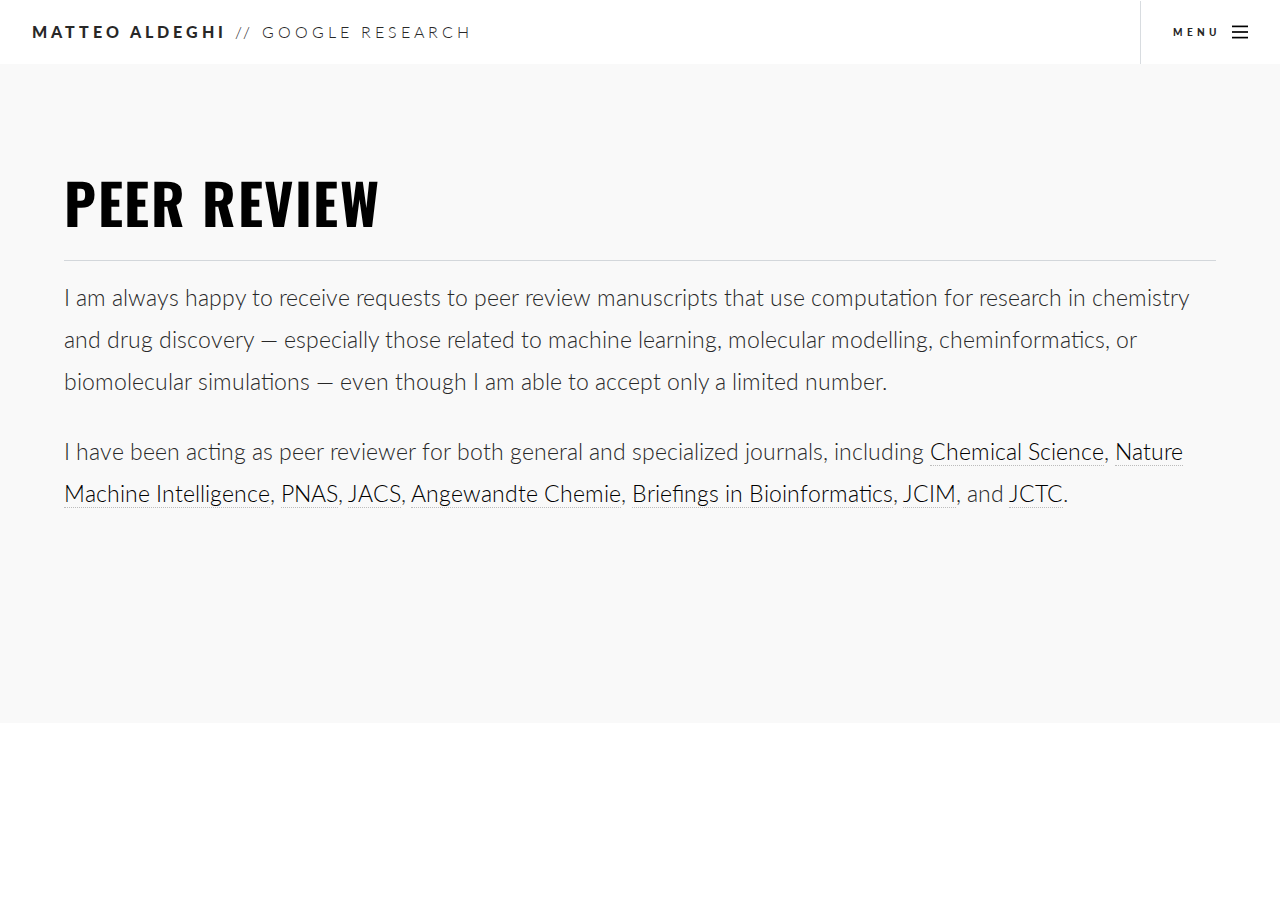
<file: peer-review.html>
<!DOCTYPE HTML>
<!--
	Standout by Pixelarity
	pixelarity.com | hello@pixelarity.com
	License: pixelarity.com/license
-->
<html>
	<head>
		<title>Matteo Aldeghi - Peer Review</title>
		<meta charset="utf-8" />
		<meta name="viewport" content="width=device-width, initial-scale=1, user-scalable=no" />
		<link rel="stylesheet" href="assets/css/main.css" />
	</head>
	<body class="is-preload">

		<!-- Page wrapper -->
			<div id="page-wrapper">

				<!-- Header -->
					<header id="header">
						<span class="logo"><a href="index.html">Matteo Aldeghi <span>// Google Research</span></a></span>
						<a href="#menu"><span>Menu</span></a>
					</header>

				<!-- Nav -->
					<nav id="menu">
						<div class="inner">
							<h2>Menu</h2>
							<ul class="links">
								<li><a href="index.html">Home</a></li>
								<li><a href="research.html">Research</a></li>
								<li><a href="resume.html">Résumé</a></li>
								<li><a href="publications.html">Publications</a></li>
								<li><a href="peer-review.html">Peer Review</a></li>
							</ul>
							<a class="close"><span>Close</span></a>
						</div>
					</nav>

				<!-- Main -->
					<section id="main" class="wrapper style2">
						<div class="inner">
							<header class="major special">
								<h1>Peer Review</h1>
								<p>I am always happy to receive requests to peer review manuscripts that use computation for research in chemistry and drug discovery &mdash; especially those related to machine learning, molecular modelling, cheminformatics, or biomolecular simulations &mdash; even though I am able to accept only a limited number.
								</p>
								<br>
								<p>I have been acting as peer reviewer for both general and specialized journals, including <a href="https://pubs.rsc.org/en/journals/journalissues/sc#!recentarticles&adv">Chemical Science</a>, <a href="https://www.nature.com/natmachintell/">Nature Machine Intelligence</a>, <a href="https://www.pnas.org">PNAS</a>, <a href="https://pubs.acs.org/journal/jacsat">JACS</a>, <a href="https://onlinelibrary.wiley.com/journal/15213773">Angewandte Chemie</a>, <a href="https://academic.oup.com/bib">Briefings in Bioinformatics</a>, <a href="https://pubs.acs.org/journal/jcisd8">JCIM</a>, and <a href="https://pubs.acs.org/journal/jctcce">JCTC</a>.
								</p>
							</header>
							
						</div>
					</section>					

			</div>

		<!-- Scripts -->
			<script src="assets/js/jquery.min.js"></script>
			<script src="assets/js/jquery.scrollex.min.js"></script>
			<script src="assets/js/jquery.scrolly.min.js"></script>
			<script src="assets/js/browser.min.js"></script>
			<script src="assets/js/breakpoints.min.js"></script>
			<script src="assets/js/util.js"></script>
			<script src="assets/js/main.js"></script>

	</body>
</html>
</file>
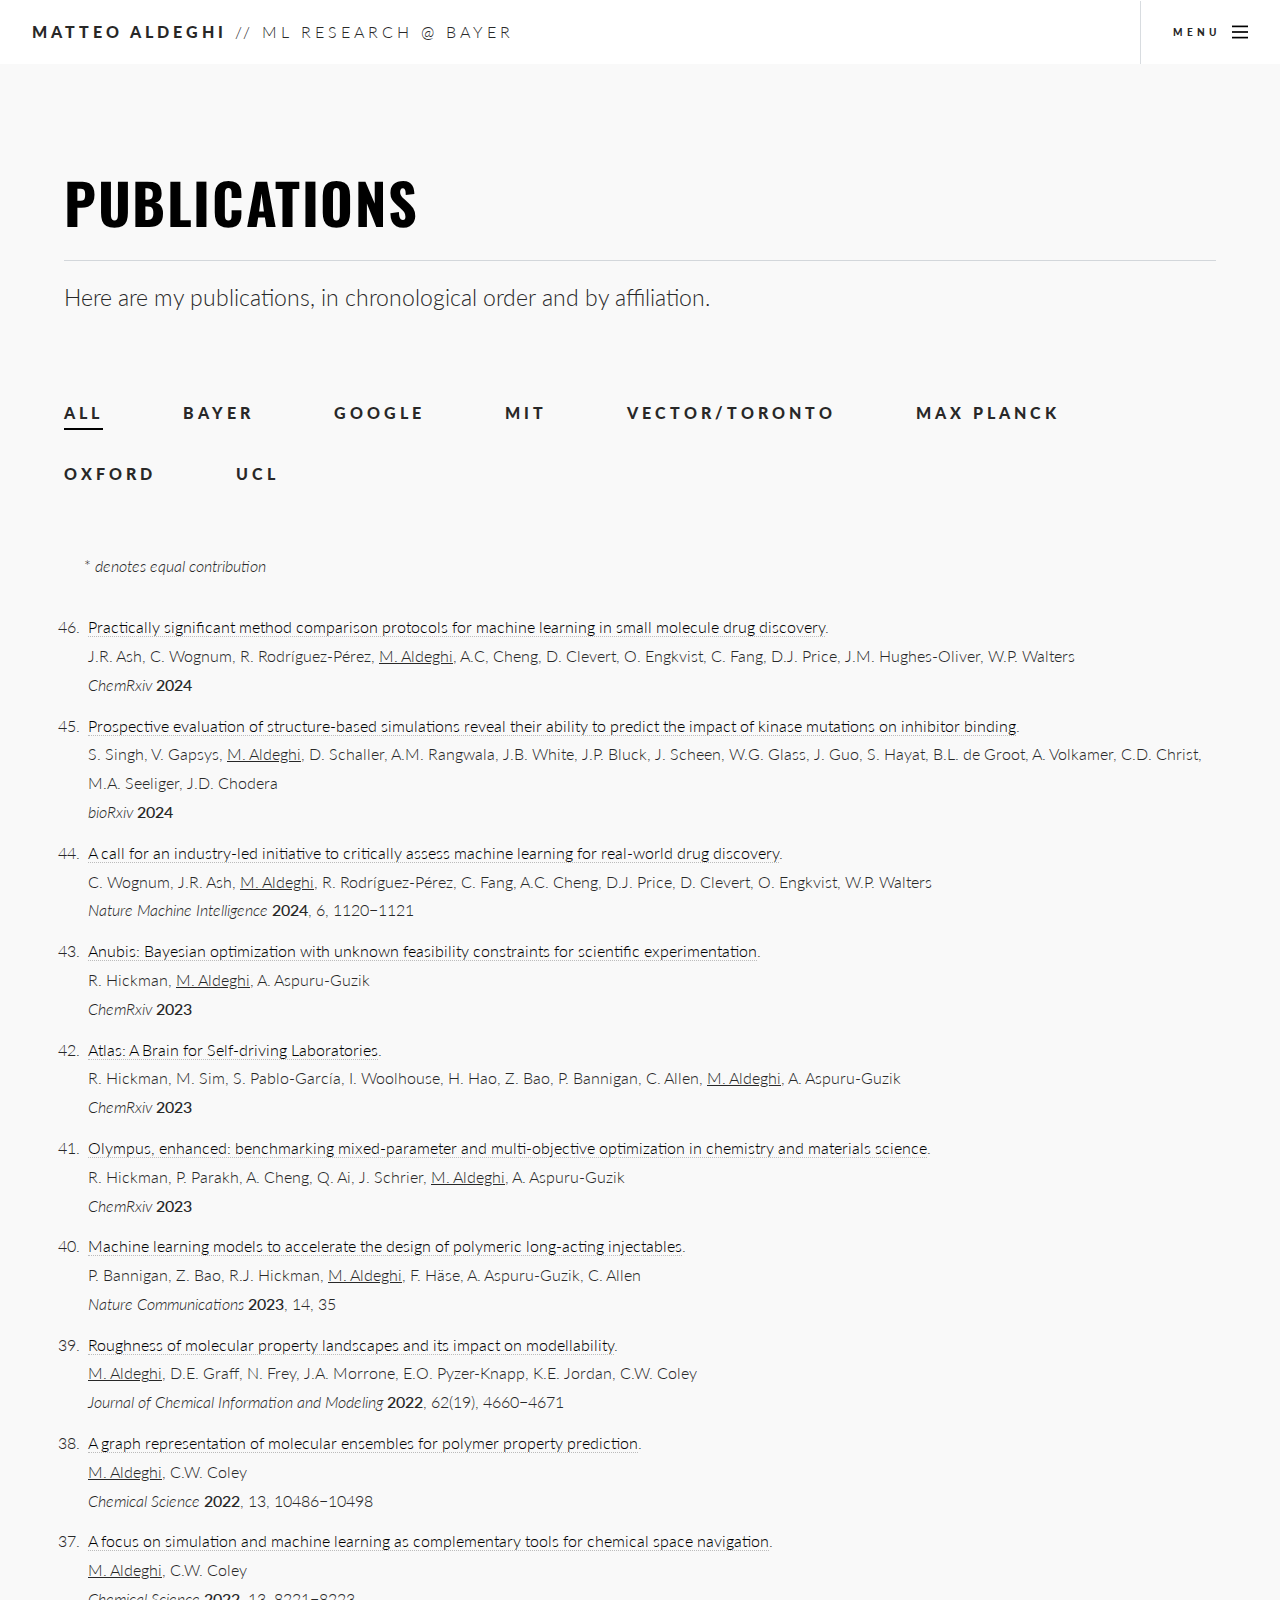
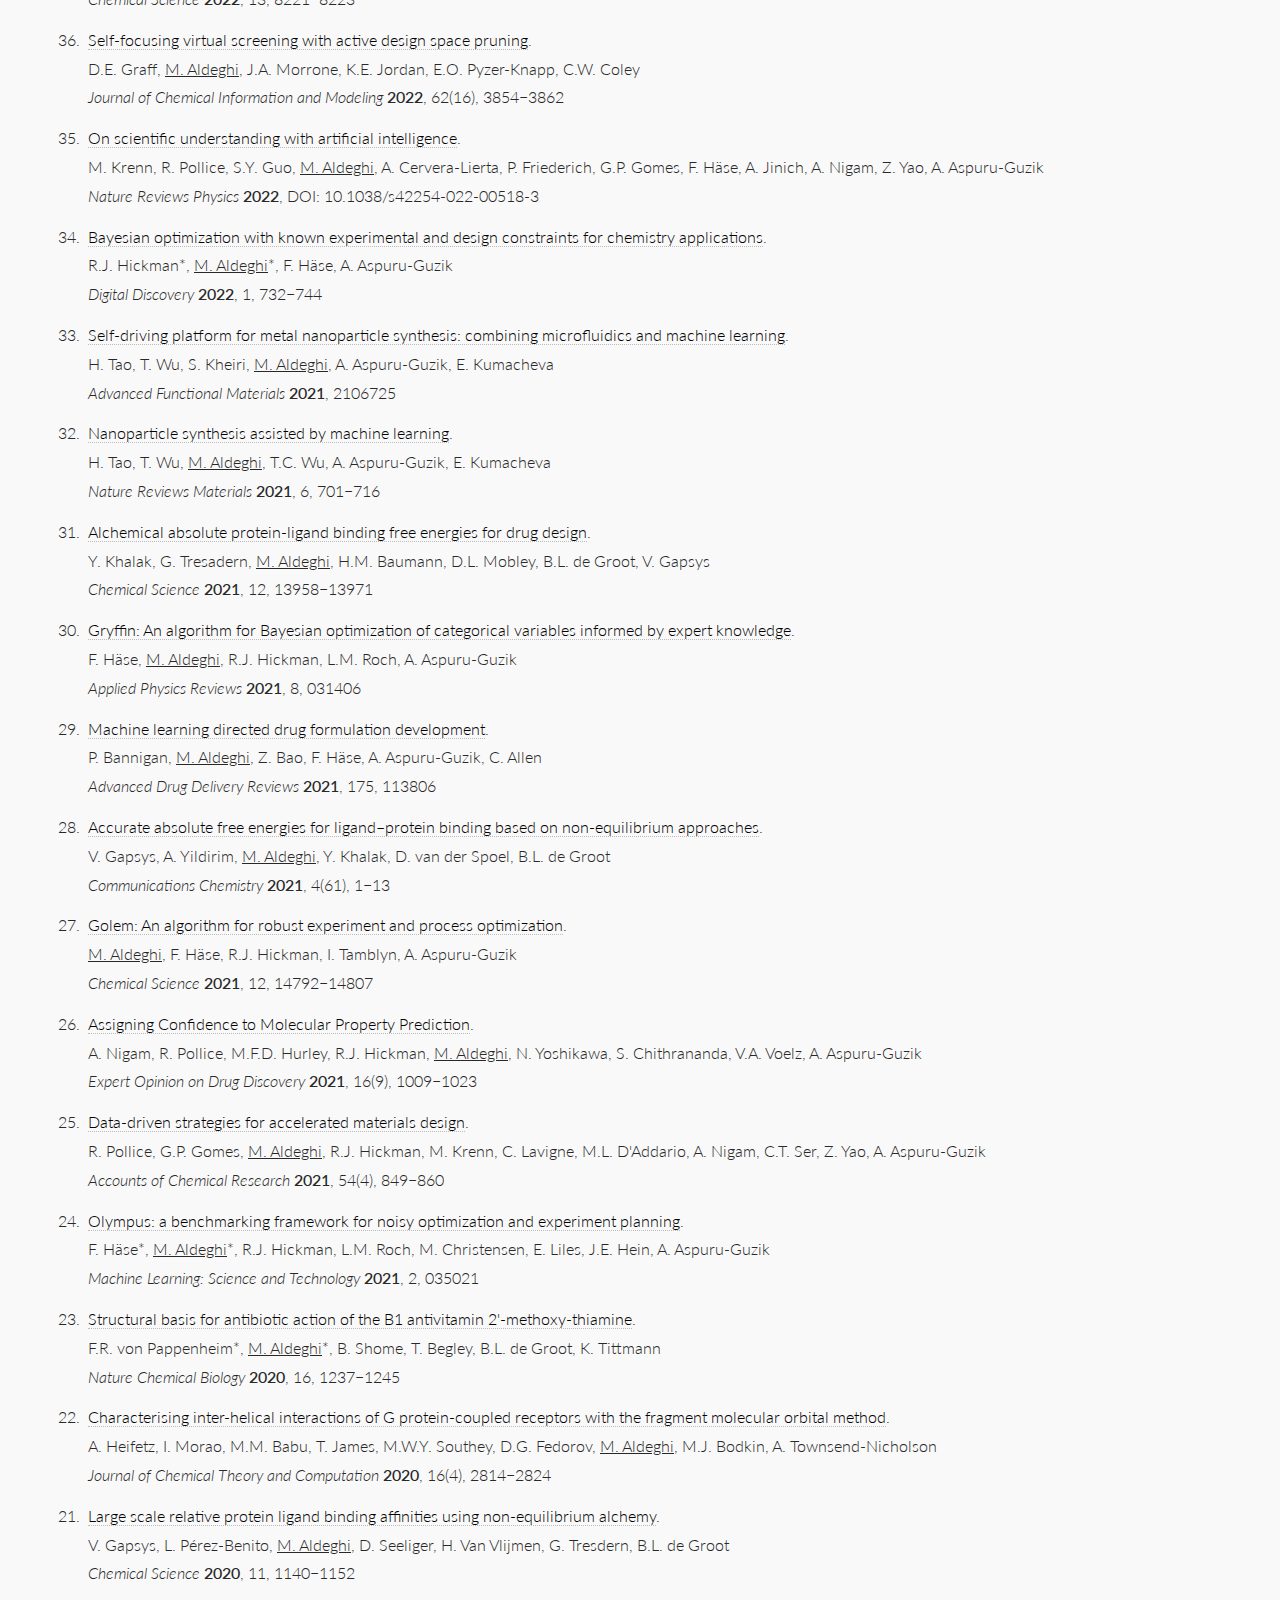
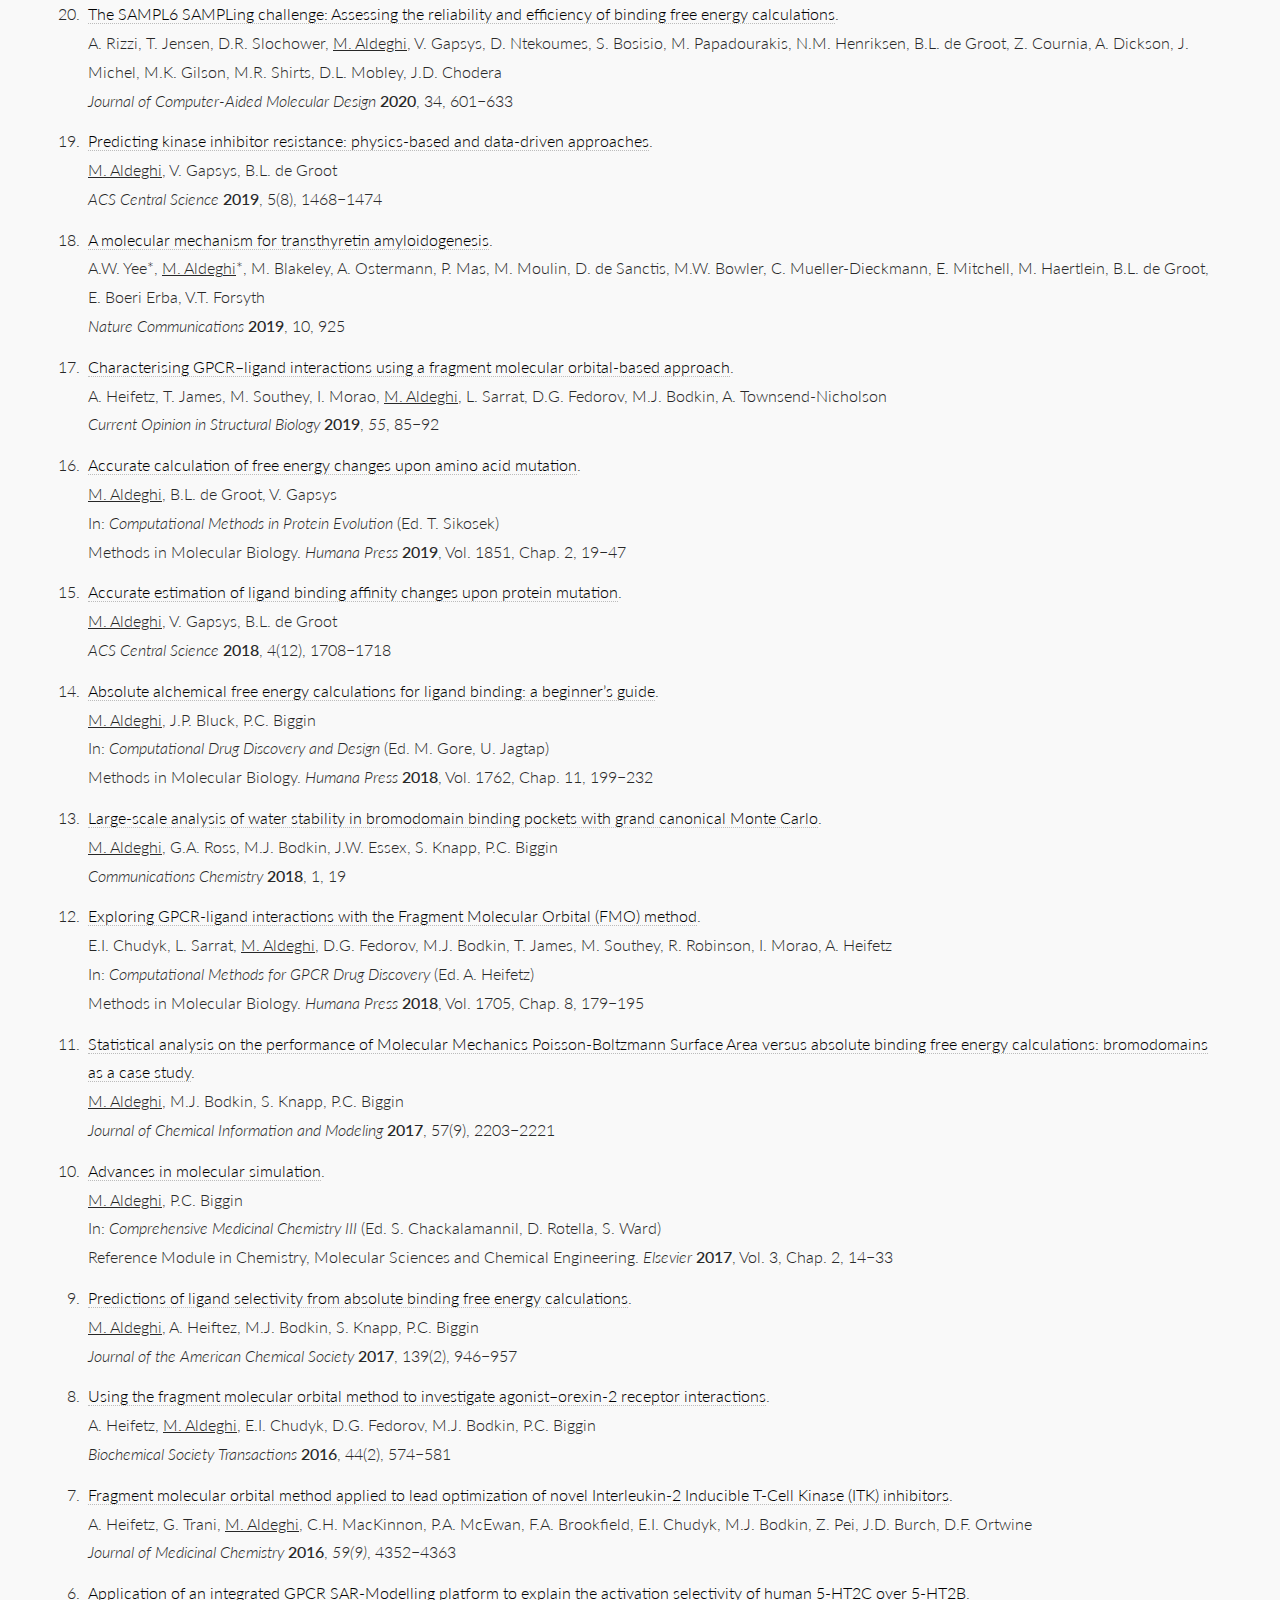
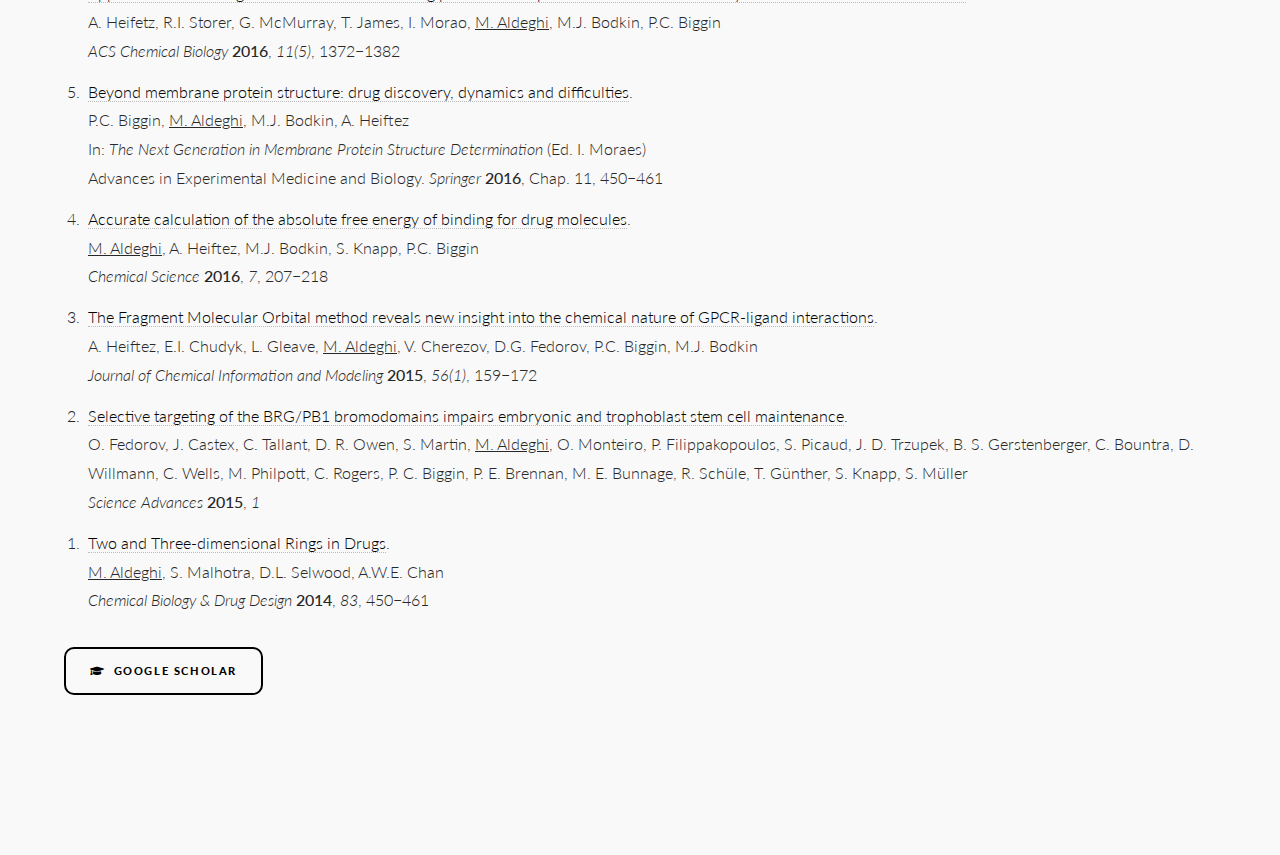
<file: publications.html>
<!DOCTYPE HTML>
<!--
	Standout by Pixelarity
	pixelarity.com | hello@pixelarity.com
	License: pixelarity.com/license
-->
<html>
	<head>
		<title>Matteo Aldeghi - Publications</title>
		<meta charset="utf-8" />
		<meta name="viewport" content="width=device-width, initial-scale=1, user-scalable=no" />
		<link rel="stylesheet" href="assets/css/main.css" />
	</head>
	<body class="is-preload">

		<!-- Page wrapper -->
			<div id="page-wrapper">

				<!-- Header -->
					<header id="header">
						<span class="logo"><a href="index.html">Matteo Aldeghi <span>// ML Research @ Bayer</span></a></span>
						<a href="#menu"><span>Menu</span></a>
					</header>

				<!-- Nav -->
					<nav id="menu">
						<div class="inner">
							<h2>Menu</h2>
							<ul class="links">
								<li><a href="index.html">Home</a></li>
								<li><a href="resume.html">Résumé</a></li>
								<li><a href="publications.html">Publications</a></li>
								<li><a href="research.html">Research</a></li>
							</ul>
							<a class="close"><span>Close</span></a>
						</div>
					</nav>

				<!-- Main -->
					<section id="main" class="wrapper style2">
						<div class="inner">
							<header class="major special">
								<h1>Publications</h1>
								<p>Here are my publications, in chronological order and by affiliation.</p>
							</header>
							<ul class="tabs">
								<li>
									<h3>All</h3>
									<div>
									<p>
										<ol type="1" reversed>

											<p>* <em>denotes equal contribution</em></p>

											<li style="margin-bottom: 12px"><a href="https://chemrxiv.org/engage/chemrxiv/article-details/672a91bd7be152b1d01a926b">Practically significant method comparison protocols for machine learning in small molecule drug discovery</a>.<br>
											J.R. Ash, C. Wognum, R. Rodríguez-Pérez, <u>M. Aldeghi</u>, A.C, Cheng, D. Clevert, O. Engkvist, C. Fang, D.J. Price, J.M. Hughes-Oliver, W.P. Walters<br>
											<em>ChemRxiv</em> <b2>2024</b2>
											</li>

											<li style="margin-bottom: 12px"><a href="https://www.biorxiv.org/content/10.1101/2024.11.15.623861v1.abstract">Prospective evaluation of structure-based simulations reveal their ability to predict the impact of kinase mutations on inhibitor binding</a>.<br>
											S. Singh, V. Gapsys, <u>M. Aldeghi</u>, D. Schaller, A.M. Rangwala, J.B. White, J.P. Bluck, J. Scheen, W.G. Glass, J. Guo, S. Hayat, B.L. de Groot, A. Volkamer, C.D. Christ, M.A. Seeliger, J.D. Chodera<br>
											<em>bioRxiv</em> <b2>2024</b2>
											</li>

											<li style="margin-bottom: 12px"><a href="https://www.nature.com/articles/s42256-024-00911-w">A call for an industry-led initiative to critically assess machine learning for real-world drug discovery</a>.<br>
											C. Wognum, J.R. Ash, <u>M. Aldeghi</u>, R. Rodríguez-Pérez, C. Fang, A.C. Cheng, D.J. Price, D. Clevert, O. Engkvist, W.P. Walters<br>
											<em>Nature Machine Intelligence</em> <b2>2024</b2>, 6, 1120&minus;1121 
											</li>

											<li style="margin-bottom: 12px"><a href="https://chemrxiv.org/engage/chemrxiv/article-details/651bd338a69febde9e23dd1c">Anubis: Bayesian optimization with unknown feasibility constraints for scientific experimentation</a>.<br>
											R. Hickman, <u>M. Aldeghi</u>, A. Aspuru-Guzik<br>
											<em>ChemRxiv</em> <b2>2023</b2>
											</li>

											<li style="margin-bottom: 12px"><a href="https://chemrxiv.org/engage/chemrxiv/article-details/64f6560579853bbd781bcef6">Atlas: A Brain for Self-driving Laboratories</a>.<br>
											R. Hickman, M. Sim, S. Pablo-García, I. Woolhouse, H. Hao, Z. Bao, P. Bannigan, C. Allen, <u>M. Aldeghi</u>, A. Aspuru-Guzik<br>
											<em>ChemRxiv</em> <b2>2023</b2>
											</li>

											<li style="margin-bottom: 12px"><a href="https://chemrxiv.org/engage/chemrxiv/article-details/6464ae0afb40f6b3eebaab70">Olympus, enhanced: benchmarking mixed-parameter and multi-objective optimization in chemistry and materials science</a>.<br>
											R. Hickman, P. Parakh, A. Cheng, Q. Ai, J. Schrier, <u>M. Aldeghi</u>, A. Aspuru-Guzik<br>
											<em>ChemRxiv</em> <b2>2023</b2>
											</li>

											<li style="margin-bottom: 12px"><a href="https://www.nature.com/articles/s41467-022-35343-w">Machine learning models to accelerate the design of polymeric long-acting injectables</a>.<br>
											P. Bannigan, Z. Bao, R.J. Hickman, <u>M. Aldeghi</u>, F. Häse, A. Aspuru-Guzik, C. Allen<br>
											<em>Nature Communications</em> <b2>2023</b2>, 14, 35
											</li>

											<li style="margin-bottom: 12px"><a href="https://pubs.acs.org/doi/abs/10.1021/acs.jcim.2c00903">Roughness of molecular property landscapes and its impact on modellability</a>.<br>
											<u>M. Aldeghi</u>, D.E. Graff, N. Frey, J.A. Morrone, E.O. Pyzer-Knapp, K.E. Jordan, C.W. Coley<br>
											<em>Journal of Chemical Information and Modeling</em> <b2>2022</b2>, 62(19), 4660&minus;4671
											</li>

											<li style="margin-bottom: 12px"><a href="https://pubs.rsc.org/en/content/articlelanding/2022/SC/D2SC02839E">A graph representation of molecular ensembles for polymer property prediction</a>.<br>
											<u>M. Aldeghi</u>, C.W. Coley<br>
											<em>Chemical Science</em> <b2>2022</b2>, 13, 10486&minus;10498
											</li>

											<li style="margin-bottom: 12px"><a href="https://pubs.rsc.org/en/content/articlelanding/2022/SC/D2SC90130G">A focus on simulation and machine learning as complementary tools for chemical space navigation</a>.<br>
											<u>M. Aldeghi</u>, C.W. Coley<br>
											<em>Chemical Science</em> <b2>2022</b2>, 13, 8221&minus;8223
											</li>

											<li style="margin-bottom: 12px"><a href="https://pubs.acs.org/doi/10.1021/acs.jcim.2c00554">Self-focusing virtual screening with active design space pruning</a>.<br>
											D.E. Graff, <u>M. Aldeghi</u>, J.A. Morrone, K.E. Jordan, E.O. Pyzer-Knapp, C.W. Coley<br>
											<em>Journal of Chemical Information and Modeling</em> <b2>2022</b2>, 62(16), 3854&minus;3862
											</li>

											<li style="margin-bottom: 12px"><a href="https://www.nature.com/articles/s42254-022-00518-3">On scientific understanding with artificial intelligence</a>.<br>
											M. Krenn, R. Pollice, S.Y. Guo, <u>M. Aldeghi</u>, A. Cervera-Lierta, P. Friederich, G.P. Gomes, F. Häse, A. Jinich, A. Nigam, Z. Yao, A. Aspuru-Guzik<br>
											<em>Nature Reviews Physics</em> <b2>2022</b2>, DOI: 10.1038/s42254-022-00518-3
											</li>

											<li style="margin-bottom: 12px"><a href="https://pubs.rsc.org/en/content/articlelanding/2022/DD/D2DD00028H">Bayesian optimization with known experimental and design constraints for chemistry applications</a>.<br>
											R.J. Hickman*, <u>M. Aldeghi</u>*, F. Häse, A. Aspuru-Guzik<br>
											<em>Digital Discovery</em> <b2>2022</b2>, 1, 732&minus;744
											</li>

											<li style="margin-bottom: 12px"><a href="https://onlinelibrary.wiley.com/doi/10.1002/adfm.202106725">Self-driving platform for metal nanoparticle synthesis: combining microfluidics and machine learning</a>.<br>
											H. Tao, T. Wu, S. Kheiri, <u>M. Aldeghi</u>, A. Aspuru-Guzik, E. Kumacheva<br>
											<em>Advanced Functional Materials</em> <b2>2021</b2>, 2106725
											</li>

											<li style="margin-bottom: 12px"><a href="https://www.nature.com/articles/s41578-021-00337-5?WT.mc_id=TWT_NatRevMats">Nanoparticle synthesis assisted by machine learning</a>.<br>
											H. Tao, T. Wu, <u>M. Aldeghi</u>, T.C. Wu, A. Aspuru-Guzik, E. Kumacheva<br>
											<em>Nature Reviews Materials</em> <b2>2021</b2>, 6, 701&minus;716
											</li>

											<li style="margin-bottom: 12px"><a href="https://pubs.rsc.org/en/content/articlelanding/2021/SC/D1SC03472C">Alchemical absolute protein-ligand binding free energies for drug design</a>.<br>
											Y. Khalak, G. Tresadern, <u>M. Aldeghi</u>, H.M. Baumann, D.L. Mobley, B.L. de Groot, V. Gapsys<br>
											<em>Chemical Science</em> <b2>2021</b2>, 12, 13958&minus;13971
											</li>

											<li style="margin-bottom: 12px"><a href="https://aip.scitation.org/doi/10.1063/5.0048164">Gryffin: An algorithm for Bayesian optimization of categorical variables informed by expert knowledge</a>.<br>
											F. Häse, <u>M. Aldeghi</u>, R.J. Hickman, L.M. Roch, A. Aspuru-Guzik<br>
											<em>Applied Physics Reviews</em> <b2>2021</b2>, 8, 031406
											</li>

											<li style="margin-bottom: 12px"><a href="https://www.sciencedirect.com/science/article/abs/pii/S0169409X21001800">Machine learning directed drug formulation development</a>.<br>
											P. Bannigan, <u>M. Aldeghi</u>, Z. Bao, F. Häse, A. Aspuru-Guzik, C. Allen<br>
											<em>Advanced Drug Delivery Reviews</em> <b2>2021</b2>, 175, 113806
											</li>

											<li style="margin-bottom: 12px"><a href="https://www.nature.com/articles/s42004-021-00498-y">Accurate absolute free energies for ligand–protein binding based on non-equilibrium approaches</a>.<br>
											V. Gapsys, A. Yildirim, <u>M. Aldeghi</u>, Y. Khalak, D. van der Spoel, B.L. de Groot<br>
											<em>Communications Chemistry</em> <b2>2021</b2>, 4(61), 1&minus;13
											</li>

											<li style="margin-bottom: 12px"><a href="https://pubs.rsc.org/en/Content/ArticleLanding/2021/SC/D1SC01545A">Golem: An algorithm for robust experiment and process optimization</a>.<br>
											<u>M. Aldeghi</u>, F. Häse, R.J. Hickman, I. Tamblyn, A. Aspuru-Guzik<br>
											<em>Chemical Science</em> <b2>2021</b2>, 12, 14792&minus;14807
											</li>

											<li style="margin-bottom: 12px"><a href="https://www.tandfonline.com/doi/abs/10.1080/17460441.2021.1925247">Assigning Confidence to Molecular Property Prediction</a>.<br>
											A. Nigam, R. Pollice, M.F.D. Hurley, R.J. Hickman, <u>M. Aldeghi</u>, N. Yoshikawa, S. Chithrananda, V.A. Voelz, A. Aspuru-Guzik<br>
											<em>Expert Opinion on Drug Discovery</em> <b2>2021</b2>, 16(9), 1009&minus;1023
											</li>

											<li style="margin-bottom: 12px"><a href="https://pubs.acs.org/doi/10.1021/acs.accounts.0c00785">Data-driven strategies for accelerated materials design</a>.<br>
											R. Pollice, G.P. Gomes, <u>M. Aldeghi</u>, R.J. Hickman, M. Krenn, C. Lavigne, M.L. D'Addario, A. Nigam, C.T. Ser, Z. Yao, A. Aspuru-Guzik<br>
											<em>Accounts of Chemical Research</em> <b2>2021</b2>, 54(4), 849&minus;860
											</li>

											<li style="margin-bottom: 12px"><a href="https://iopscience.iop.org/article/10.1088/2632-2153/abedc8/meta">Olympus: a benchmarking framework for noisy optimization and experiment planning</a>.<br>
											F. Häse*, <u>M. Aldeghi</u>*, R.J. Hickman, L.M. Roch, M. Christensen, E. Liles, J.E. Hein, A. Aspuru-Guzik<br>
											<em>Machine Learning: Science and Technology</em> <b2>2021</b2>, 2, 035021
											</li>

											<li style="margin-bottom: 12px"><a href="https://www.nature.com/articles/s41589-020-0628-4">Structural basis for antibiotic action of the B1 antivitamin 2'-methoxy-thiamine</a>.<br>
											F.R. von Pappenheim*, <u>M. Aldeghi</u>*, B. Shome, T. Begley, B.L. de Groot, K. Tittmann<br>
											<em>Nature Chemical Biology</em> <b2>2020</b2>, 16, 1237&minus;1245
											</li>
											
											<li style="margin-bottom: 12px"><a href="https://pubs.acs.org/doi/abs/10.1021/acs.jctc.9b01136">Characterising inter-helical interactions of G protein-coupled receptors with the fragment molecular orbital method</a>.<br>
											A. Heifetz, I. Morao, M.M. Babu, T. James, M.W.Y. Southey, D.G. Fedorov, <u>M. Aldeghi</u>, M.J. Bodkin, A. Townsend-Nicholson<br>
											<em>Journal of Chemical Theory and Computation</em> <b2>2020</b2>, 16(4), 2814&minus;2824
											</li>
											
											<li style="margin-bottom: 12px"><a href="https://pubs.rsc.org/en/Content/ArticleLanding/2020/SC/C9SC03754C#!divAbstract">Large scale relative protein ligand binding affinities using non-equilibrium alchemy</a>.<br>
											V. Gapsys, L. Pérez-Benito, <u>M. Aldeghi</u>, D. Seeliger, H. Van Vlijmen, G. Tresdern, B.L. de Groot<br>
											<em>Chemical Science</em> <b2>2020</b2>, 11, 1140&minus;1152
											</li>
										
											<li style="margin-bottom: 12px"><a href="https://link.springer.com/article/10.1007/s10822-020-00290-5">The SAMPL6 SAMPLing challenge: Assessing the reliability and efficiency of binding free energy calculations</a>.<br>
											A. Rizzi, T. Jensen, D.R. Slochower, <u>M. Aldeghi</u>, V. Gapsys, D. Ntekoumes, S. Bosisio, M. Papadourakis, N.M. Henriksen, B.L. de Groot, Z. Cournia, A. Dickson, J. Michel, M.K. Gilson, M.R. Shirts, D.L. Mobley, J.D. Chodera<br>
											<em>Journal of Computer-Aided Molecular Design</em> <b2>2020</b2>, 34, 601&minus;633
											</li>
											
											<li style="margin-bottom: 12px"><a href="https://pubs.acs.org/doi/abs/10.1021/acscentsci.9b00590">Predicting kinase inhibitor resistance: physics-based and data-driven approaches</a>.<br>
											<u>M. Aldeghi</u>, V. Gapsys, B.L. de Groot<br>
											<em>ACS Central Science</em> <b2>2019</b2>, 5(8), 1468&minus;1474
											</li>
						
											<li style="margin-bottom: 12px"><a href="https://www.nature.com/articles/s41467-019-08609-z">A molecular mechanism for transthyretin amyloidogenesis</a>.<br>
											A.W. Yee*, <u>M. Aldeghi</u>*, M. Blakeley, A. Ostermann, P. Mas, M. Moulin, D. de Sanctis, M.W. Bowler, C. Mueller-Dieckmann, E. Mitchell, M. Haertlein, B.L. de Groot, E. Boeri Erba, V.T. Forsyth<br>
											<em>Nature Communications</em> <b2>2019</b2>, 10, 925
											</li>
											
											<li style="margin-bottom: 12px"><a href="https://www.sciencedirect.com/science/article/abs/pii/S0959440X18301702">Characterising GPCR–ligand interactions using a fragment molecular orbital-based approach</a>.<br>
											A. Heifetz, T. James, M. Southey, I. Morao, <u>M. Aldeghi</u>, L. Sarrat, D.G. Fedorov, M.J. Bodkin, A. Townsend-Nicholson<br>
											<em>Current Opinion in Structural Biology</em> <b2>2019</b2>, <em>55</em>, 85&minus;92
											</li>
											
											<li style="margin-bottom: 12px"><a href="https://link.springer.com/protocol/10.1007/978-1-4939-8736-8_2">Accurate calculation of free energy changes upon amino acid mutation</a>.<br>
											<u>M. Aldeghi</u>, B.L. de Groot, V. Gapsys<br>
											In: <em>Computational Methods in Protein Evolution</em> (Ed. T. Sikosek)<br>
											Methods in Molecular Biology. <em>Humana Press</em> <b2>2019</b2>, Vol. 1851, Chap. 2, 19&minus;47
											</li>
						
											<li style="margin-bottom: 12px"><a href="https://pubs.acs.org/doi/10.1021/acscentsci.8b00717">Accurate estimation of ligand binding affinity changes upon protein mutation</a>.<br>
											<u>M. Aldeghi</u>, V. Gapsys, B.L. de Groot<br>
											<em>ACS Central Science</em> <b2>2018</b2>, 4(12), 1708&minus;1718
											</li>
						
											<li style="margin-bottom: 12px"><a href="https://link.springer.com/protocol/10.1007%2F978-1-4939-7756-7_11">Absolute alchemical free energy calculations for ligand binding: a beginner’s guide</a>.<br>
											<u>M. Aldeghi</u>, J.P. Bluck, P.C. Biggin<br>
											In: <em>Computational Drug Discovery and Design</em> (Ed. M. Gore, U. Jagtap)<br>
											Methods in Molecular Biology. <em>Humana Press</em> <b2>2018</b2>, Vol. 1762, Chap. 11, 199&minus;232
											</li>
						
											<li style="margin-bottom: 12px"><a href="https://www.nature.com/articles/s42004-018-0019-x">Large-scale analysis of water stability in bromodomain binding pockets with grand canonical Monte Carlo</a>.<br>
											<u>M. Aldeghi</u>, G.A. Ross, M.J. Bodkin, J.W. Essex, S. Knapp, P.C. Biggin<br>
											<em>Communications Chemistry</em> <b2>2018</b2>, 1, 19
											</li>
											
											<li style="margin-bottom: 12px"><a href="https://link.springer.com/protocol/10.1007/978-1-4939-7465-8_8">Exploring GPCR-ligand interactions with the Fragment Molecular Orbital (FMO) method</a>.<br>
											E.I. Chudyk, L. Sarrat, <u>M. Aldeghi</u>, D.G. Fedorov, M.J. Bodkin, T. James, M. Southey, R. Robinson, I. Morao, A. Heifetz<br>
											In: <em>Computational Methods for GPCR Drug Discovery</em> (Ed. A. Heifetz)<br>
											Methods in Molecular Biology. <em>Humana Press</em> <b2>2018</b2>, Vol. 1705, Chap. 8, 179&minus;195
											</li>
						
											<li style="margin-bottom: 12px"><a href="http://pubs.acs.org/doi/10.1021/acs.jcim.7b00347">Statistical analysis on the performance of Molecular Mechanics Poisson-Boltzmann Surface Area versus absolute binding free energy calculations: bromodomains as a case study</a>.<br>
											<u>M. Aldeghi</u>, M.J. Bodkin, S. Knapp, P.C. Biggin<br>
											<em>Journal of Chemical Information and Modeling</em> <b2>2017</b2>, 57(9), 2203&minus;2221
											</li>
											
											<li style="margin-bottom: 12px"><a href="https://www.researchgate.net/publication/311313651_Advances_in_Molecular_Simulation">Advances in molecular simulation</a>.<br>
											<u>M. Aldeghi</u>, P.C. Biggin<br>
											In: <em>Comprehensive Medicinal Chemistry III</em> (Ed. S. Chackalamannil, D. Rotella, S. Ward)<br>
											Reference Module in Chemistry, Molecular Sciences and Chemical Engineering. <em>Elsevier</em> <b2>2017</b2>, Vol. 3, Chap. 2, 14&minus;33
											</li>
						
							  				<li style="margin-bottom: 12px"><a href="http://pubs.acs.org/doi/abs/10.1021/jacs.6b11467">Predictions of ligand selectivity from absolute binding free energy calculations</a>.<br>
							  				<u>M. Aldeghi</u>, A. Heiftez, M.J. Bodkin, S. Knapp, P.C. Biggin<br>
							  				<em>Journal of the American Chemical Society</em> <b2>2017</b2>, 139(2), 946&minus;957
											</li>
					
						    				<li style="margin-bottom: 12px"><a href="http://www.biochemsoctrans.org/content/44/2/574">Using the fragment molecular orbital method to investigate agonist–orexin-2 receptor interactions</a>.<br>
						    				A. Heifetz, <u>M. Aldeghi</u>, E.I. Chudyk, D.G. Fedorov, M.J. Bodkin, P.C. Biggin<br>
						    				<em>Biochemical Society Transactions</em> <b2>2016</b2>, 44(2), 574&minus;581
											</li>
					
						    				<li style="margin-bottom: 12px"><a href="http://pubs.acs.org/doi/abs/10.1021/acs.jmedchem.6b00045">Fragment molecular orbital method applied to lead optimization of novel Interleukin-2 Inducible T-Cell Kinase (ITK) inhibitors</a>.<br>
						    				A. Heifetz, G. Trani, <u>M. Aldeghi</u>, C.H. MacKinnon, P.A. McEwan, F.A. Brookfield, E.I. Chudyk, M.J. Bodkin, Z. Pei, J.D. Burch, D.F. Ortwine<br>
						    				<em>Journal of Medicinal Chemistry</em> <b2>2016</b2>, <em>59(9)</em>, 4352&minus;4363
											</li>
						
						    				<li style="margin-bottom: 12px"><a href="http://pubs.acs.org/doi/abs/10.1021/acschembio.5b01045">Application of an integrated GPCR SAR-Modelling platform to explain the activation selectivity of human 5-HT2C over 5-HT2B</a>.<br>
						    				A. Heifetz, R.I. Storer, G. McMurray, T. James, I. Morao, <u>M. Aldeghi</u>, M.J. Bodkin, P.C. Biggin<br>
						    				<em>ACS Chemical Biology</em> <b2>2016</b2>, <em>11(5)</em>, 1372&minus;1382
											</li>
											
											<li style="margin-bottom: 12px"><a href="http://link.springer.com/chapter/10.1007%2F978-3-319-35072-1_12">Beyond membrane protein structure: drug discovery, dynamics and difficulties</a>.<br>
											P.C. Biggin, <u>M. Aldeghi</u>, M.J. Bodkin, A. Heiftez<br>
											In: <em>The Next Generation in Membrane Protein Structure Determination</em> (Ed. I. Moraes)<br>
											Advances in Experimental Medicine and Biology. <em>Springer</em> <b2>2016</b2>, Chap. 11, 450&minus;461
											</li>
						
						    				<li style="margin-bottom: 12px"><a href="http://pubs.rsc.org/en/content/articlelanding/2015/sc/c5sc02678d#!divAbstract">Accurate calculation of the absolute free energy of binding for drug molecules</a>.<br>
						    				<u>M. Aldeghi</u>, A. Heiftez, M.J. Bodkin, S. Knapp, P.C. Biggin<br>
						    				<em>Chemical Science</em> <b2>2016</b2>, <em>7</em>, 207&minus;218
											</li>
						
						    				<li style="margin-bottom: 12px"><a href="http://pubs.acs.org/doi/10.1021/acs.jcim.5b00644">The Fragment Molecular Orbital method reveals new insight into the chemical nature of GPCR-ligand interactions</a>.<br>
						    				A. Heiftez, E.I. Chudyk, L. Gleave, <u>M. Aldeghi</u>, V. Cherezov, D.G. Fedorov, P.C. Biggin, M.J. Bodkin<br>
						   					<em>Journal of Chemical Information and Modeling</em> <b2>2015</b2>, <em>56(1)</em>, 159&minus;172
											</li>
					
						    				<li style="margin-bottom: 12px"><a href="http://advances.sciencemag.org/content/1/10/e1500723">Selective targeting of the BRG/PB1 bromodomains impairs embryonic and trophoblast stem cell maintenance</a>.<br>
						    				O. Fedorov, J. Castex, C. Tallant, D. R. Owen, S. Martin, <u>M. Aldeghi</u>, O. Monteiro, P. Filippakopoulos, S. Picaud, J. D. Trzupek, B. S. Gerstenberger, C. Bountra, D. Willmann, C. Wells, M. Philpott, C. Rogers, P. C. Biggin, P. E. Brennan, M. E. Bunnage, R. Schüle, T. Günther, S. Knapp, S. Müller<br>
						    				<em>Science Advances</em> <b2>2015</b2>, <em>1</em>
											</li>
						
							  				<li style="margin-bottom: 12px"><a href="http://dx.doi.org/10.1111/cbdd.12260">Two and Three-dimensional Rings in Drugs</a>.<br>
											<u>M. Aldeghi</u>, S. Malhotra, D.L. Selwood, A.W.E. Chan<br>
											<em>Chemical Biology &amp; Drug Design</em> <b2>2014</b2>, <em>83</em>, 450&minus;461
											</li>
		
										</ol>
									</p>
									</div>
								</li>
								<li>
									<h3>Bayer</h3>
									<div>
										<p>
										<span class="image fit"><img src="images/bayer_bric_public_banner.jpg" alt="" /></span>
										<ol type="1" reversed>

										<li style="margin-bottom: 12px"><a href="https://chemrxiv.org/engage/chemrxiv/article-details/672a91bd7be152b1d01a926b">Practically significant method comparison protocols for machine learning in small molecule drug discovery</a>.<br>
										J.R. Ash, C. Wognum, R. Rodríguez-Pérez, <u>M. Aldeghi</u>, A.C, Cheng, D. Clevert, O. Engkvist, C. Fang, D.J. Price, J.M. Hughes-Oliver, W.P. Walters<br>
										<em>ChemRxiv</em> <b2>2024</b2>
										</li>

										<li style="margin-bottom: 12px"><a href="https://www.nature.com/articles/s42256-024-00911-w">A call for an industry-led initiative to critically assess machine learning for real-world drug discovery</a>.<br>
										C. Wognum, J.R. Ash, <u>M. Aldeghi</u>, R. Rodríguez-Pérez, C. Fang, A.C. Cheng, D.J. Price, D. Clevert, O. Engkvist, W.P. Walters<br>
										<em>Nature Machine Intelligence</em> <b2>2024</b2>, 6, 1120&minus;1121 
										</li>

										</ol>
										</p>
									</div>
								</li>
								<li>
									<h3>Google</h3>
									<div>
										<p>
										<span class="image fit"><img src="images/google_banner.jpeg" alt="" /></span>
										<ol type="1" reversed>

										<li style="margin-bottom: 12px"><a href="https://chemrxiv.org/engage/chemrxiv/article-details/6464ae0afb40f6b3eebaab70">Olympus, enhanced: benchmarking mixed-parameter and multi-objective optimization in chemistry and materials science</a>.<br>
										R. Hickman, P. Parakh, A. Cheng, Q. Ai, J. Schrier, <u>M. Aldeghi</u>, A. Aspuru-Guzik<br>
										<em>ChemRxiv</em> <b2>2023</b2>
										</li>

										</ol>
										</p>
									</div>
								</li>
								<li>
									<h3>MIT</h3>
									<div>
										<p>
										<span class="image fit"><img src="images/mit_banner.jpeg" alt="" /></span>
										<ol type="1" reversed>

										<li style="margin-bottom: 12px"><a href="https://pubs.acs.org/doi/abs/10.1021/acs.jcim.2c00903">Roughness of molecular property landscapes and its impact on modellability</a>.<br>
										<u>M. Aldeghi</u>, D.E. Graff, N. Frey, J.A. Morrone, E.O. Pyzer-Knapp, K.E. Jordan, C.W. Coley<br>
										<em>Journal of Chemical Information and Modeling</em> <b2>2022</b2>, 62(19), 4660&minus;4671
										</li>

										<li style="margin-bottom: 12px"><a href="https://pubs.rsc.org/en/content/articlelanding/2022/SC/D2SC02839E">A graph representation of molecular ensembles for polymer property prediction</a>.<br>
										<u>M. Aldeghi</u>, C.W. Coley<br>
										<em>Chemical Science</em> <b2>2022</b2>, 13, 10486&minus;10498
										</li>

										<li style="margin-bottom: 12px"><a href="https://pubs.rsc.org/en/content/articlelanding/2022/SC/D2SC90130G">A focus on simulation and machine learning as complementary tools for chemical space navigation</a>.<br>
										<u>M. Aldeghi</u>, C.W. Coley<br>
										<em>Chemical Science</em> <b2>2022</b2>, 13, 8221&minus;8223
										</li>

										<li style="margin-bottom: 12px"><a href="https://pubs.acs.org/doi/10.1021/acs.jcim.2c00554">Self-focusing virtual screening with active design space pruning</a>.<br>
										D.E. Graff, <u>M. Aldeghi</u>, J.A. Morrone, K.E. Jordan, E.O. Pyzer-Knapp, C.W. Coley<br>
										<em>Journal of Chemical Information and Modeling</em> <b2>2022</b2>, 62(16), 3854&minus;3862
										</li>

										</ol>
										</p>
									</div>
								</li>
								<li>
									<h3>Vector/Toronto</h3>
									<div>
										<p>
										<span class="image fit"><img src="images/toronto_banner.jpg" alt="" /></span>
										<ol type="1" reversed>

										<li style="margin-bottom: 12px"><a href="https://chemrxiv.org/engage/chemrxiv/article-details/651bd338a69febde9e23dd1c">Anubis: Bayesian optimization with unknown feasibility constraints for scientific experimentation</a>.<br>
										R. Hickman, <u>M. Aldeghi</u>, A. Aspuru-Guzik<br>
										<em>ChemRxiv</em> <b2>2023</b2>
										</li>

										<li style="margin-bottom: 12px"><a href="https://chemrxiv.org/engage/chemrxiv/article-details/64f6560579853bbd781bcef6">Atlas: A Brain for Self-driving Laboratories</a>.<br>
										R. Hickman, M. Sim, S. Pablo-García, I. Woolhouse, H. Hao, Z. Bao, P. Bannigan, C. Allen, <u>M. Aldeghi</u>, A. Aspuru-Guzik<br>
										<em>ChemRxiv</em> <b2>2023</b2>
										</li>

										<li style="margin-bottom: 12px"><a href="https://www.nature.com/articles/s41467-022-35343-w">Machine learning models to accelerate the design of polymeric long-acting injectables</a>.<br>
										P. Bannigan, Z. Bao, R.J. Hickman, <u>M. Aldeghi</u>, F. Häse, A. Aspuru-Guzik, C. Allen<br>
										<em>Nature Communications</em> <b2>2023</b2>, 14, 35
										</li>

										<li style="margin-bottom: 12px"><a href="https://www.nature.com/articles/s42254-022-00518-3">On scientific understanding with artificial intelligence</a>.<br>
										M. Krenn, R. Pollice, S.Y. Guo, <u>M. Aldeghi</u>, A. Cervera-Lierta, P. Friederich, G.P. Gomes, F. Häse, A. Jinich, A. Nigam, Z. Yao, A. Aspuru-Guzik<br>
										<em>Nature Reviews Physics</em> <b2>2022</b2>, DOI: 10.1038/s42254-022-00518-3
										</li>

										<li style="margin-bottom: 12px"><a href="https://pubs.rsc.org/en/content/articlelanding/2022/DD/D2DD00028H">Bayesian optimization with known experimental and design constraints for chemistry applications</a>.<br>
										R.J. Hickman*, <u>M. Aldeghi</u>*, F. Häse, A. Aspuru-Guzik<br>
										<em>Digital Discovery</em> <b2>2022</b2>, 1, 732&minus;744
										</li>

										<li style="margin-bottom: 12px"><a href="https://onlinelibrary.wiley.com/doi/10.1002/adfm.202106725">Self-driving platform for metal nanoparticle synthesis: combining microfluidics and machine learning</a>.<br>
										H. Tao, T. Wu, S. Kheiri, <u>M. Aldeghi</u>, A. Aspuru-Guzik, E. Kumacheva<br>
										<em>Advanced Functional Materials</em> <b2>2021</b2>, 2106725
										</li>

										<li style="margin-bottom: 12px"><a href="https://www.nature.com/articles/s41578-021-00337-5?WT.mc_id=TWT_NatRevMats">Nanoparticle synthesis assisted by machine learning</a>.<br>
										H. Tao, T. Wu, <u>M. Aldeghi</u>, T.C. Wu, A. Aspuru-Guzik, E. Kumacheva<br>
										<em>Nature Reviews Materials</em> <b2>2021</b2>, , 6, 701&minus;716
										</li>

										<li style="margin-bottom: 12px"><a href="https://aip.scitation.org/doi/10.1063/5.0048164">Gryffin: An algorithm for Bayesian optimization of categorical variables informed by expert knowledge</a>.<br>
										F. Häse, <u>M. Aldeghi</u>, R.J. Hickman, L.M. Roch, A. Aspuru-Guzik<br>
										<em>Applied Physics Reviews</em> <b2>2021</b2>, 8, 031406
										</li>

										<li style="margin-bottom: 12px"><a href="https://www.sciencedirect.com/science/article/abs/pii/S0169409X21001800">Machine learning directed drug formulation development</a>.<br>
										P. Bannigan, <u>M. Aldeghi</u>, Z. Bao, F. Häse, A. Aspuru-Guzik, C. Allen<br>
										<em>Advanced Drug Delivery Reviews</em> <b2>2021</b2>, , 175, 113806
										</li>

										<li style="margin-bottom: 12px"><a href="https://pubs.rsc.org/en/Content/ArticleLanding/2021/SC/D1SC01545A">Golem: An algorithm for robust experiment and process optimization</a>.<br>
										<u>M. Aldeghi</u>, F. Häse, R.J. Hickman, I. Tamblyn, A. Aspuru-Guzik<br>
										<em>Chemical Science</em> <b2>2021</b2>, 12, 14792&minus;14807
										</li>

										<li style="margin-bottom: 12px"><a href="https://www.tandfonline.com/doi/abs/10.1080/17460441.2021.1925247">Assigning Confidence to Molecular Property Prediction</a>.<br>
										A. Nigam, R. Pollice, M.F.D. Hurley, R.J. Hickman, <u>M. Aldeghi</u>, N. Yoshikawa, S. Chithrananda, V.A. Voelz, A. Aspuru-Guzik<br>
										<em>Expert Opinion on Drug Discovery</em> <b2>2021</b2>, 16(9), 1009&minus;1023
										</li>

										<li style="margin-bottom: 12px"><a href="https://pubs.acs.org/doi/10.1021/acs.accounts.0c00785">Data-driven strategies for accelerated materials design</a>.<br>
										R. Pollice, G.P. Gomes, <u>M. Aldeghi</u>, R.J. Hickman, M. Krenn, C. Lavigne, M.L. D'Addario, A. Nigam, C.T. Ser, Z. Yao, A. Aspuru-Guzik<br>
										<em>Accounts of Chemical Research</em> <b2>2021</b2>, 54(4), 849&minus;860
										</li>

										<li style="margin-bottom: 12px"><a href="https://iopscience.iop.org/article/10.1088/2632-2153/abedc8/meta">Olympus: a benchmarking framework for noisy optimization and experiment planning</a>.<br>
										F. Häse*, <u>M. Aldeghi</u>*, R.J. Hickman, L.M. Roch, M. Christensen, E. Liles, J.E. Hein, A. Aspuru-Guzik<br>
										<em>Machine Learning: Science and Technology</em> <b2>2021</b2>, 2, 035021
										</li>

										</ol>
										</p>
									</div>
								</li>
								<li>
									<h3>Max Planck</h3>
									<div>
										<p>
										<span class="image fit"><img src="images/goettingen_banner.jpg" alt="" /></span>
										<ol type="1" reversed>

											<li style="margin-bottom: 12px"><a href="https://www.biorxiv.org/content/10.1101/2024.11.15.623861v1.abstract">Prospective evaluation of structure-based simulations reveal their ability to predict the impact of kinase mutations on inhibitor binding</a>.<br>
											S. Singh, V. Gapsys, <u>M. Aldeghi</u>, D. Schaller, A.M. Rangwala, J.B. White, J.P. Bluck, J. Scheen, W.G. Glass, J. Guo, S. Hayat, B.L. de Groot, A. Volkamer, C.D. Christ, M.A. Seeliger, J.D. Chodera<br>
											<em>bioRxiv</em> <b2>2024</b2>
											</li>

											<li style="margin-bottom: 12px"><a href="https://pubs.rsc.org/en/content/articlelanding/2021/SC/D1SC03472C">Alchemical absolute protein-ligand binding free energies for drug design</a>.<br>
											Y. Khalak, G. Tresadern, <u>M. Aldeghi</u>, H.M. Baumann, D.L. Mobley, B.L. de Groot, V. Gapsys<br>
											<em>Chemical Science</em> <b2>2021</b2>, 12, 13958-13971
											</li>

											<li style="margin-bottom: 12px"><a href="https://www.nature.com/articles/s42004-021-00498-y">Accurate absolute free energies for ligand–protein binding based on non-equilibrium approaches</a>.<br>
											V. Gapsys, A. Yildirim, <u>M. Aldeghi</u>, Y. Khalak, D. van der Spoel, B.L. de Groot<br>
											<em>Communications Chemistry</em> <b2>2021</b2>, 4(61), 1&minus;13
											</li>

											<li style="margin-bottom: 12px"><a href="https://www.nature.com/articles/s41589-020-0628-4">Structural basis for antibiotic action of the B1 antivitamin 2'-methoxy-thiamine</a>.<br>
											F.R. von Pappenheim*, <u>M. Aldeghi</u>*, B. Shome, T. Begley, B.L. de Groot, K. Tittmann<br>
											<em>Nature Chemical Biology</em> <b2>2020</b2>, 16, 1237&minus;1245
											</li>
											
											<li style="margin-bottom: 12px"><a href="https://pubs.acs.org/doi/abs/10.1021/acs.jctc.9b01136">Characterising inter-helical interactions of G protein-coupled receptors with the fragment molecular orbital method</a>.<br>
											A. Heifetz, I. Morao, M.M. Babu, T. James, M.W.Y. Southey, D.G. Fedorov, <u>M. Aldeghi</u>, M.J. Bodkin, A. Townsend-Nicholson<br>
											<em>Journal of Chemical Theory and Computation</em> <b2>2020</b2>, 16(4), 2814&minus;2824
											</li>
											
											<li style="margin-bottom: 12px"><a href="https://pubs.rsc.org/en/Content/ArticleLanding/2020/SC/C9SC03754C#!divAbstract">Large scale relative protein ligand binding affinities using non-equilibrium alchemy</a>.<br>
											V. Gapsys, L. Pérez-Benito, <u>M. Aldeghi</u>, D. Seeliger, H. Van Vlijmen, G. Tresdern, B.L. de Groot<br>
											<em>Chemical Science</em> <b2>2020</b2>, 11, 1140&minus;1152
											</li>
										
											<li style="margin-bottom: 12px"><a href="https://link.springer.com/article/10.1007/s10822-020-00290-5">The SAMPL6 SAMPLing challenge: Assessing the reliability and efficiency of binding free energy calculations</a>.<br>
											A. Rizzi, T. Jensen, D.R. Slochower, <u>M. Aldeghi</u>, V. Gapsys, D. Ntekoumes, S. Bosisio, M. Papadourakis, N.M. Henriksen, B.L. de Groot, Z. Cournia, A. Dickson, J. Michel, M.K. Gilson, M.R. Shirts, D.L. Mobley, J.D. Chodera<br>
											<em>Journal of Computer-Aided Molecular Design</em> <b2>2020</b2>, 34, 601&minus;633
											</li>
											
											<li style="margin-bottom: 12px"><a href="https://pubs.acs.org/doi/abs/10.1021/acscentsci.9b00590">Predicting kinase inhibitor resistance: physics-based and data-driven approaches</a>.<br>
											<u>M. Aldeghi</u>, V. Gapsys, B.L. de Groot<br>
											<em>ACS Central Science</em> <b2>2019</b2>, 5(8), 1468&minus;1474
											</li>
						
											<li style="margin-bottom: 12px"><a href="https://www.nature.com/articles/s41467-019-08609-z">A molecular mechanism for transthyretin amyloidogenesis</a>.<br>
											A.W. Yee*, <u>M. Aldeghi</u>*, M. Blakeley, A. Ostermann, P. Mas, M. Moulin, D. de Sanctis, M.W. Bowler, C. Mueller-Dieckmann, E. Mitchell, M. Haertlein, B.L. de Groot, E. Boeri Erba, V.T. Forsyth<br>
											<em>Nature Communications</em> <b2>2019</b2>, 10, 925
											</li>
											
											<li style="margin-bottom: 12px"><a href="https://www.sciencedirect.com/science/article/abs/pii/S0959440X18301702">Characterising GPCR–ligand interactions using a fragment molecular orbital-based approach</a>.<br>
											A. Heifetz, T. James, M. Southey, I. Morao, <u>M. Aldeghi</u>, L. Sarrat, D.G. Fedorov, M.J. Bodkin, A. Townsend-Nicholson<br>
											<em>Current Opinion in Structural Biology</em> <b2>2019</b2>, <em>55</em>, 85&minus;92
											</li>
											
											<li style="margin-bottom: 12px"><a href="https://link.springer.com/protocol/10.1007/978-1-4939-8736-8_2">Accurate calculation of free energy changes upon amino acid mutation</a>.<br>
											<u>M. Aldeghi</u>, B.L. de Groot, V. Gapsys<br>
											In: <em>Computational Methods in Protein Evolution</em> (Ed. T. Sikosek)<br>
											Methods in Molecular Biology. <em>Humana Press</em> <b2>2019</b2>, Vol. 1851, Chap. 2, 19&minus;47
											</li>
						
											<li style="margin-bottom: 12px"><a href="https://pubs.acs.org/doi/10.1021/acscentsci.8b00717">Accurate estimation of ligand binding affinity changes upon protein mutation</a>.<br>
											<u>M. Aldeghi</u>, V. Gapsys, B.L. de Groot<br>
											<em>ACS Central Science</em> <b2>2018</b2>, 4(12), 1708&minus;1718
											</li>
										</ol>
										</p>
									</div>
								</li>
								<li>
									<h3>Oxford</h3>
									<div>
										<p>
										<span class="image fit"><img src="images/oxford_banner.jpg" alt="" /></span>
										<ol type="1" reversed>
											<li style="margin-bottom: 12px"><a href="https://link.springer.com/protocol/10.1007%2F978-1-4939-7756-7_11">Absolute alchemical free energy calculations for ligand binding: a beginner’s guide</a>.<br>
											<u>M. Aldeghi</u>, J.P. Bluck, P.C. Biggin<br>
											In: <em>Computational Drug Discovery and Design</em> (Ed. M. Gore, U. Jagtap)<br>
											Methods in Molecular Biology. <em>Humana Press</em> <b2>2018</b2>, Vol. 1762, Chap. 11, 199&minus;232
											</li>
						
											<li style="margin-bottom: 12px"><a href="https://www.nature.com/articles/s42004-018-0019-x">Large-scale analysis of water stability in bromodomain binding pockets with grand canonical Monte Carlo</a>.<br>
											<u>M. Aldeghi</u>, G.A. Ross, M.J. Bodkin, J.W. Essex, S. Knapp, P.C. Biggin<br>
											<em>Communications Chemistry</em> <b2>2018</b2>, 1, 19
											</li>
											
											<li style="margin-bottom: 12px"><a href="https://link.springer.com/protocol/10.1007/978-1-4939-7465-8_8">Exploring GPCR-ligand interactions with the Fragment Molecular Orbital (FMO) method</a>.<br>
											E.I. Chudyk, L. Sarrat, <u>M. Aldeghi</u>, D.G. Fedorov, M.J. Bodkin, T. James, M. Southey, R. Robinson, I. Morao, A. Heifetz<br>
											In: <em>Computational Methods for GPCR Drug Discovery</em> (Ed. A. Heifetz)<br>
											Methods in Molecular Biology. <em>Humana Press</em> <b2>2018</b2>, Vol. 1705, Chap. 8, 179&minus;195
											</li>
						
											<li style="margin-bottom: 12px"><a href="http://pubs.acs.org/doi/10.1021/acs.jcim.7b00347">Statistical analysis on the performance of Molecular Mechanics Poisson-Boltzmann Surface Area versus absolute binding free energy calculations: bromodomains as a case study</a>.<br>
											<u>M. Aldeghi</u>, M.J. Bodkin, S. Knapp, P.C. Biggin<br>
											<em>Journal of Chemical Information and Modeling</em> <b2>2017</b2>, 57(9), 2203&minus;2221
											</li>
											
											<li style="margin-bottom: 12px"><a href="https://www.researchgate.net/publication/311313651_Advances_in_Molecular_Simulation">Advances in molecular simulation</a>.<br>
											<u>M. Aldeghi</u>, P.C. Biggin<br>
											In: <em>Comprehensive Medicinal Chemistry III</em> (Ed. S. Chackalamannil, D. Rotella, S. Ward)<br>
											Reference Module in Chemistry, Molecular Sciences and Chemical Engineering. <em>Elsevier</em> <b2>2017</b2>, Vol. 3, Chap. 2, 14&minus;33
											</li>
						
							  				<li style="margin-bottom: 12px"><a href="http://pubs.acs.org/doi/abs/10.1021/jacs.6b11467">Predictions of ligand selectivity from absolute binding free energy calculations</a>.<br>
							  				<u>M. Aldeghi</u>, A. Heiftez, M.J. Bodkin, S. Knapp, P.C. Biggin<br>
							  				<em>Journal of the American Chemical Society</em> <b2>2017</b2>, 139(2), 946&minus;957
											</li>
					
						    				<li style="margin-bottom: 12px"><a href="http://www.biochemsoctrans.org/content/44/2/574">Using the fragment molecular orbital method to investigate agonist–orexin-2 receptor interactions</a>.<br>
						    				A. Heifetz, <u>M. Aldeghi</u>, E.I. Chudyk, D.G. Fedorov, M.J. Bodkin, P.C. Biggin<br>
						    				<em>Biochemical Society Transactions</em> <b2>2016</b2>, 44(2), 574&minus;581
											</li>
					
						    				<li style="margin-bottom: 12px"><a href="http://pubs.acs.org/doi/abs/10.1021/acs.jmedchem.6b00045">Fragment molecular orbital method applied to lead optimization of novel Interleukin-2 Inducible T-Cell Kinase (ITK) inhibitors</a>.<br>
						    				A. Heifetz, G. Trani, <u>M. Aldeghi</u>, C.H. MacKinnon, P.A. McEwan, F.A. Brookfield, E.I. Chudyk, M.J. Bodkin, Z. Pei, J.D. Burch, D.F. Ortwine<br>
						    				<em>Journal of Medicinal Chemistry</em> <b2>2016</b2>, <em>59(9)</em>, 4352&minus;4363
											</li>
						
						    				<li style="margin-bottom: 12px"><a href="http://pubs.acs.org/doi/abs/10.1021/acschembio.5b01045">Application of an integrated GPCR SAR-Modelling platform to explain the activation selectivity of human 5-HT2C over 5-HT2B</a>.<br>
						    				A. Heifetz, R.I. Storer, G. McMurray, T. James, I. Morao, <u>M. Aldeghi</u>, M.J. Bodkin, P.C. Biggin<br>
						    				<em>ACS Chemical Biology</em> <b2>2016</b2>, <em>11(5)</em>, 1372&minus;1382
											</li>
											
											<li style="margin-bottom: 12px"><a href="http://link.springer.com/chapter/10.1007%2F978-3-319-35072-1_12">Beyond membrane protein structure: drug discovery, dynamics and difficulties</a>.<br>
											P.C. Biggin, <u>M. Aldeghi</u>, M.J. Bodkin, A. Heiftez<br>
											In: <em>The Next Generation in Membrane Protein Structure Determination</em> (Ed. I. Moraes)<br>
											Advances in Experimental Medicine and Biology. <em>Springer</em> <b2>2016</b2>, Chap. 11, 450&minus;461
											</li>
						
						    				<li style="margin-bottom: 12px"><a href="http://pubs.rsc.org/en/content/articlelanding/2015/sc/c5sc02678d#!divAbstract">Accurate calculation of the absolute free energy of binding for drug molecules</a>.<br>
						    				<u>M. Aldeghi</u>, A. Heiftez, M.J. Bodkin, S. Knapp, P.C. Biggin<br>
						    				<em>Chemical Science</em> <b2>2016</b2>, <em>7</em>, 207&minus;218
											</li>
						
						    				<li style="margin-bottom: 12px"><a href="http://pubs.acs.org/doi/10.1021/acs.jcim.5b00644">The Fragment Molecular Orbital method reveals new insight into the chemical nature of GPCR-ligand interactions</a>.<br>
						    				A. Heiftez, E.I. Chudyk, L. Gleave, <u>M. Aldeghi</u>, V. Cherezov, D.G. Fedorov, P.C. Biggin, M.J. Bodkin<br>
						   					<em>Journal of Chemical Information and Modeling</em> <b2>2015</b2>, <em>56(1)</em>, 159&minus;172
											</li>
					
						    				<li style="margin-bottom: 12px"><a href="http://advances.sciencemag.org/content/1/10/e1500723">Selective targeting of the BRG/PB1 bromodomains impairs embryonic and trophoblast stem cell maintenance</a>.<br>
						    				O. Fedorov, J. Castex, C. Tallant, D. R. Owen, S. Martin, <u>M. Aldeghi</u>, O. Monteiro, P. Filippakopoulos, S. Picaud, J. D. Trzupek, B. S. Gerstenberger, C. Bountra, D. Willmann, C. Wells, M. Philpott, C. Rogers, P. C. Biggin, P. E. Brennan, M. E. Bunnage, R. Schüle, T. Günther, S. Knapp, S. Müller<br>
						    				<em>Science Advances</em> <b2>2015</b2>, <em>1</em>
											</li>
										</ol>
										</p>
									</div>
								</li>
								<li>
									<h3>UCL</h3>
									<div>
										<p>
										<span class="image fit"><img src="images/london_banner.jpg" alt="" /></span>
										<ol type="1" reversed>
											<li style="margin-bottom: 12px"><a href="http://dx.doi.org/10.1111/cbdd.12260">Two and Three-dimensional Rings in Drugs</a>.<br>
											<u>M. Aldeghi</u>, S. Malhotra, D.L. Selwood, A.W.E. Chan<br>
											<em>Chemical Biology &amp; Drug Design</em> <b2>2014</b2>, <em>83</em>, 450&minus;461
											</li>
										</ol>
										</p>
									</div>
								</li>
								<!-- <li>
									<h3>Highlights</h3>
									<div class="gallery">
										<a href=""><img src="images/publications/acscentsci2018.jpg" alt="" /></a>
										<a href=""><img src="images/publications/acscentsci2019.jpg" alt="" /></a>
										<a href=""><img src="images/publications/natcomm2019.jpg" alt="" /></a>
										<a href=""><img src="images/publications/jacs2017.jpg" alt="" /></a>
										<a href=""><img src="images/publications/chemsci2016.jpg" alt="" /></a>
										<a href=""><img src="images/publications/commchem2018.jpg" alt="" /></a>
										<a href=""><img src="images/publications/jcim2017.jpg" alt="" /></a>
										<a href=""><img src="images/publications/" alt="" /></a>
									</div>
								</li> -->
							</ul>
						</div>
		
		
						<div class="inner">
							<ul class="actions">
								<li><a href="https://scholar.google.co.uk/citations?user=dtoCihgAAAAJ&hl=en" class="button icon solid fa-graduation-cap">Google Scholar</a></li>
							</ul>
						</div>
					</section>

			</div>

		<!-- Scripts -->
			<script src="assets/js/jquery.min.js"></script>
			<script src="assets/js/jquery.scrollex.min.js"></script>
			<script src="assets/js/jquery.scrolly.min.js"></script>
			<script src="assets/js/jquery.selectorr.min.js"></script>
			<script src="assets/js/browser.min.js"></script>
			<script src="assets/js/breakpoints.min.js"></script>
			<script src="assets/js/util.js"></script>
			<script src="assets/js/main.js"></script>

	</body>
</html>
</file>
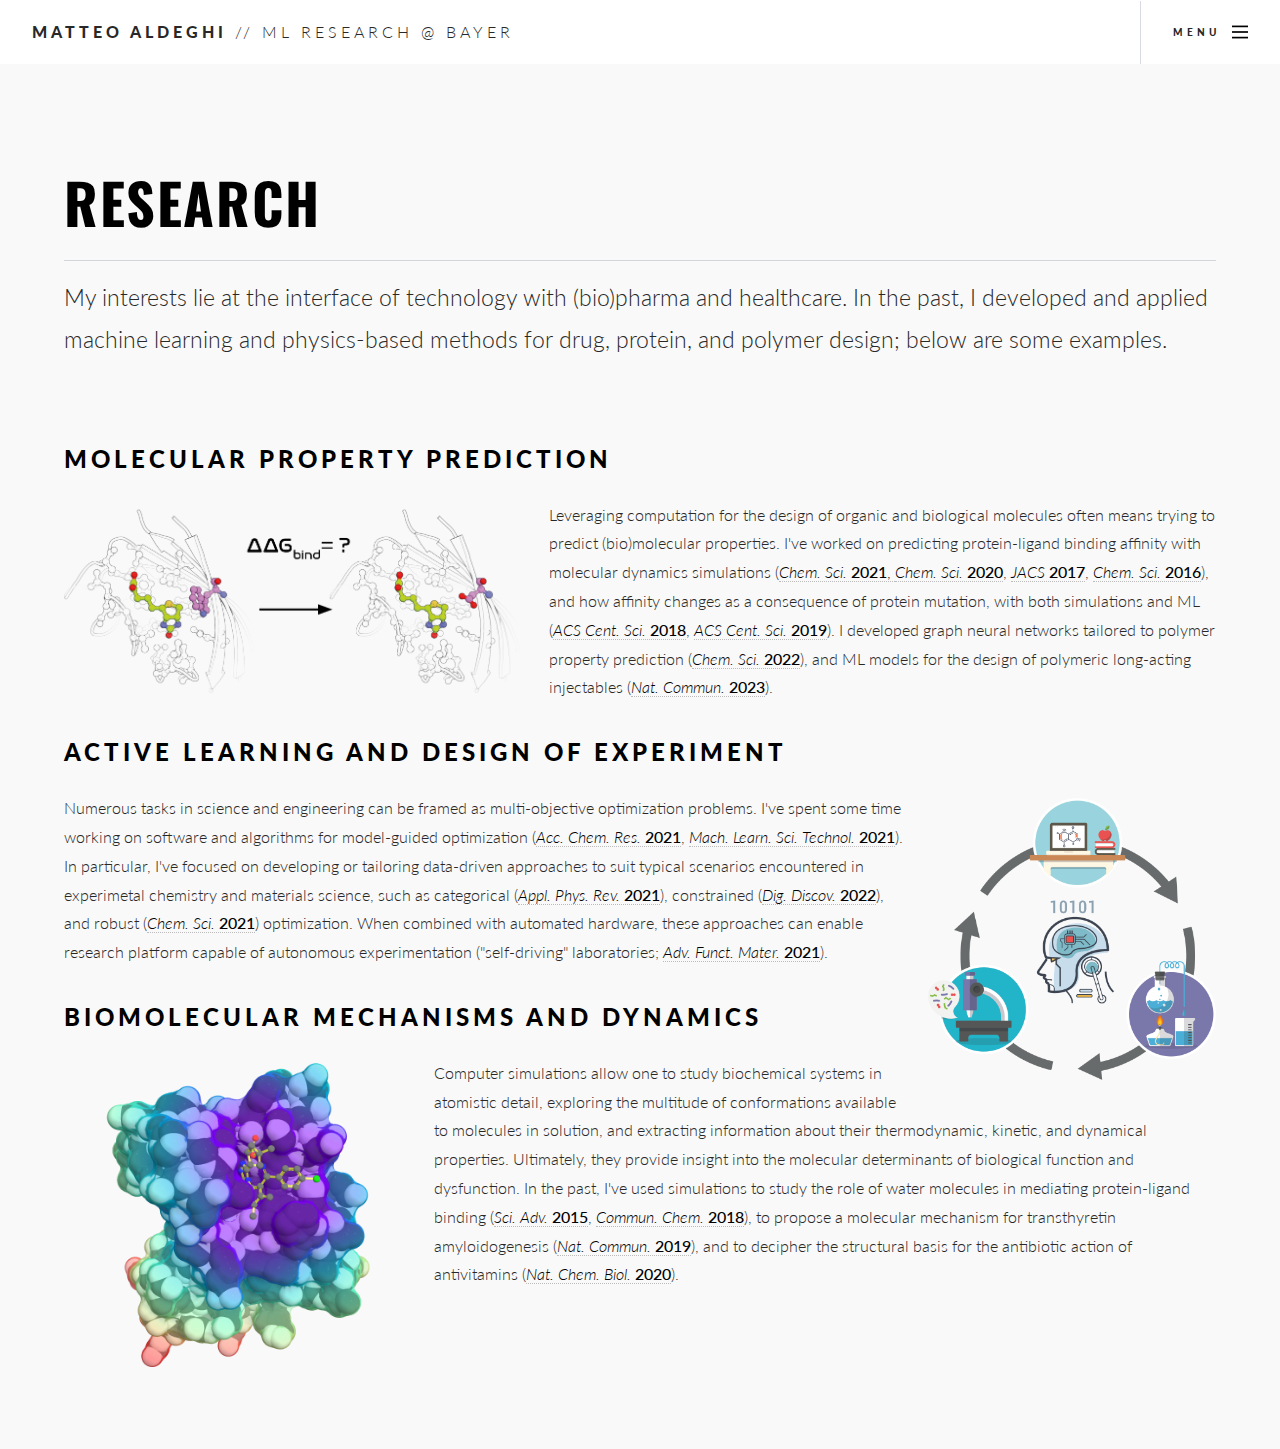
<file: research.html>
<!DOCTYPE HTML>
<!--
	Standout by Pixelarity
	pixelarity.com | hello@pixelarity.com
	License: pixelarity.com/license
-->
<html>
	<head>
		<title>Matteo Aldeghi - Research</title>
		<meta charset="utf-8" />
		<meta name="viewport" content="width=device-width, initial-scale=1, user-scalable=no" />
		<link rel="stylesheet" href="assets/css/main.css" />
	</head>
	<body class="is-preload">

		<!-- Page wrapper -->
			<div id="page-wrapper">

				<!-- Header -->
					<header id="header">
						<span class="logo"><a href="index.html">Matteo Aldeghi <span>// ML Research @ Bayer</span></a></span>
						<a href="#menu"><span>Menu</span></a>
					</header>

				<!-- Nav -->
					<nav id="menu">
						<div class="inner">
							<h2>Menu</h2>
							<ul class="links">
								<li><a href="index.html">Home</a></li>
								<li><a href="resume.html">Résumé</a></li>
								<li><a href="publications.html">Publications</a></li>
								<li><a href="research.html">Research</a></li>
							</ul>
							<a class="close"><span>Close</span></a>
						</div>
					</nav>

				<!-- Main -->
					<section id="main" class="wrapper style2">
						<div class="inner">
							<header class="major special">
								<h1>Research</h1>
								<p>My interests lie at the interface of technology with (bio)pharma and healthcare. In the past, I developed and applied machine learning and physics-based methods for drug, protein, and polymer design; below are some examples.</p>
							</header>
							
							<h3>Molecular property prediction</h3>
							<p><span class="image left" style="width:40%"><img src="images/research/mutation.png" alt="" /></span>Leveraging computation for the design of organic and biological molecules often means trying to predict (bio)molecular properties. I've worked on predicting protein-ligand binding affinity with molecular dynamics simulations (<a href="https://pubs.rsc.org/en/content/articlelanding/2021/SC/D1SC03472C"><em>Chem. Sci.</em> <b2>2021</b2>, <a href="https://pubs.rsc.org/en/Content/ArticleLanding/2020/SC/C9SC03754C#!divAbstract"><em>Chem. Sci.</em> <b2>2020</b2></a>, <a href="http://pubs.acs.org/doi/abs/10.1021/jacs.6b11467"><em>JACS</em> <b2>2017</b2></a>, <a href="http://pubs.rsc.org/en/content/articlelanding/2015/sc/c5sc02678d#!divAbstract"><em>Chem. Sci.</em> <b2>2016</b2></a>), and how affinity changes as a consequence of protein mutation, with both simulations and ML (<a href="https://pubs.acs.org/doi/10.1021/acscentsci.8b00717"><em>ACS Cent. Sci.</em> <b2>2018</b2></a>, <a href="https://pubs.acs.org/doi/abs/10.1021/acscentsci.9b00590"><em>ACS Cent. Sci.</em> <b2>2019</b2></a>). I developed graph neural networks tailored to polymer property prediction (<a href="https://pubs.rsc.org/en/content/articlelanding/2022/SC/D2SC02839E"><em>Chem. Sci.</em> <b2>2022</b2></a>), and ML models for the design of polymeric long-acting injectables (<a href="https://www.nature.com/articles/s41467-022-35343-w"><em>Nat. Commun.</em> <b2>2023</b2></a>).

							</p>
							
							<h3>Active learning and design of experiment</h3>
							<p><span class="image right" style="width:25%"><img src="images/research/ml-and-exp-design.png" alt="" /></span>Numerous tasks in science and engineering can be framed as multi-objective optimization problems. I've spent some time working on software and algorithms for model-guided optimization (<a href="https://pubs.acs.org/doi/full/10.1021/acs.accounts.0c00785"><em>Acc. Chem. Res.</em> <b2>2021</b2></a>, <a href="https://iopscience.iop.org/article/10.1088/2632-2153/abedc8/meta"><em>Mach. Learn. Sci. Technol.</em> <b2>2021</b2></a>). In particular, I've focused on developing or tailoring data-driven approaches to suit typical scenarios encountered in experimetal chemistry and materials science, such as categorical (<a href="https://aip.scitation.org/doi/10.1063/5.0048164"><em>Appl. Phys. Rev.</em> <b2>2021</b2></a>), constrained (<a href="https://pubs.rsc.org/en/content/articlelanding/2022/DD/D2DD00028H"><em>Dig. Discov.</em> <b2>2022</b2></a>), and robust (<a href="https://pubs.rsc.org/en/Content/ArticleLanding/2021/SC/D1SC01545A"><em>Chem. Sci.</em> <b2>2021</b2></a>) optimization. When combined with automated hardware, these approaches can enable research platform capable of autonomous experimentation ("self-driving" laboratories; <a href="https://onlinelibrary.wiley.com/doi/abs/10.1002/adfm.202106725"><em>Adv. Funct. Mater.</em> <b2>2021</b2></a>).
							</p>
							
							<h3>Biomolecular mechanisms and dynamics</h3>
							<p><span class="image left" style="width:30%"><img src="images/research/protein-ligand.png" alt="" /></span>Computer simulations allow one to study biochemical systems in atomistic detail, exploring the multitude of conformations available to molecules in solution, and extracting information about their thermodynamic, kinetic, and dynamical properties. Ultimately, they provide insight into the molecular determinants of biological function and dysfunction. In the past, I've used simulations to study the role of water molecules in mediating protein-ligand binding (<a href="https://www.science.org/doi/10.1126/sciadv.1500723"><em>Sci. Adv.</em> <b2>2015</b2></a>, <a href="https://www.nature.com/articles/s42004-018-0019-x"><em>Commun. Chem.</em> <b2>2018</b2></a>), to propose a molecular mechanism for transthyretin amyloidogenesis (<a href="https://www.nature.com/articles/s41467-019-08609-z"><em>Nat. Commun.</em> <b2>2019</b2></a>), and to decipher the structural basis for the antibiotic action of antivitamins (<a href="https://www.nature.com/articles/s41589-020-0628-4"><em>Nat. Chem. Biol.</em> <b2>2020</b2></a>).

						</div>
					</section>					

			</div>

		<!-- Scripts -->
			<script src="assets/js/jquery.min.js"></script>
			<script src="assets/js/jquery.scrollex.min.js"></script>
			<script src="assets/js/jquery.scrolly.min.js"></script>
			<script src="assets/js/browser.min.js"></script>
			<script src="assets/js/breakpoints.min.js"></script>
			<script src="assets/js/util.js"></script>
			<script src="assets/js/main.js"></script>

	</body>
</html>
</file>
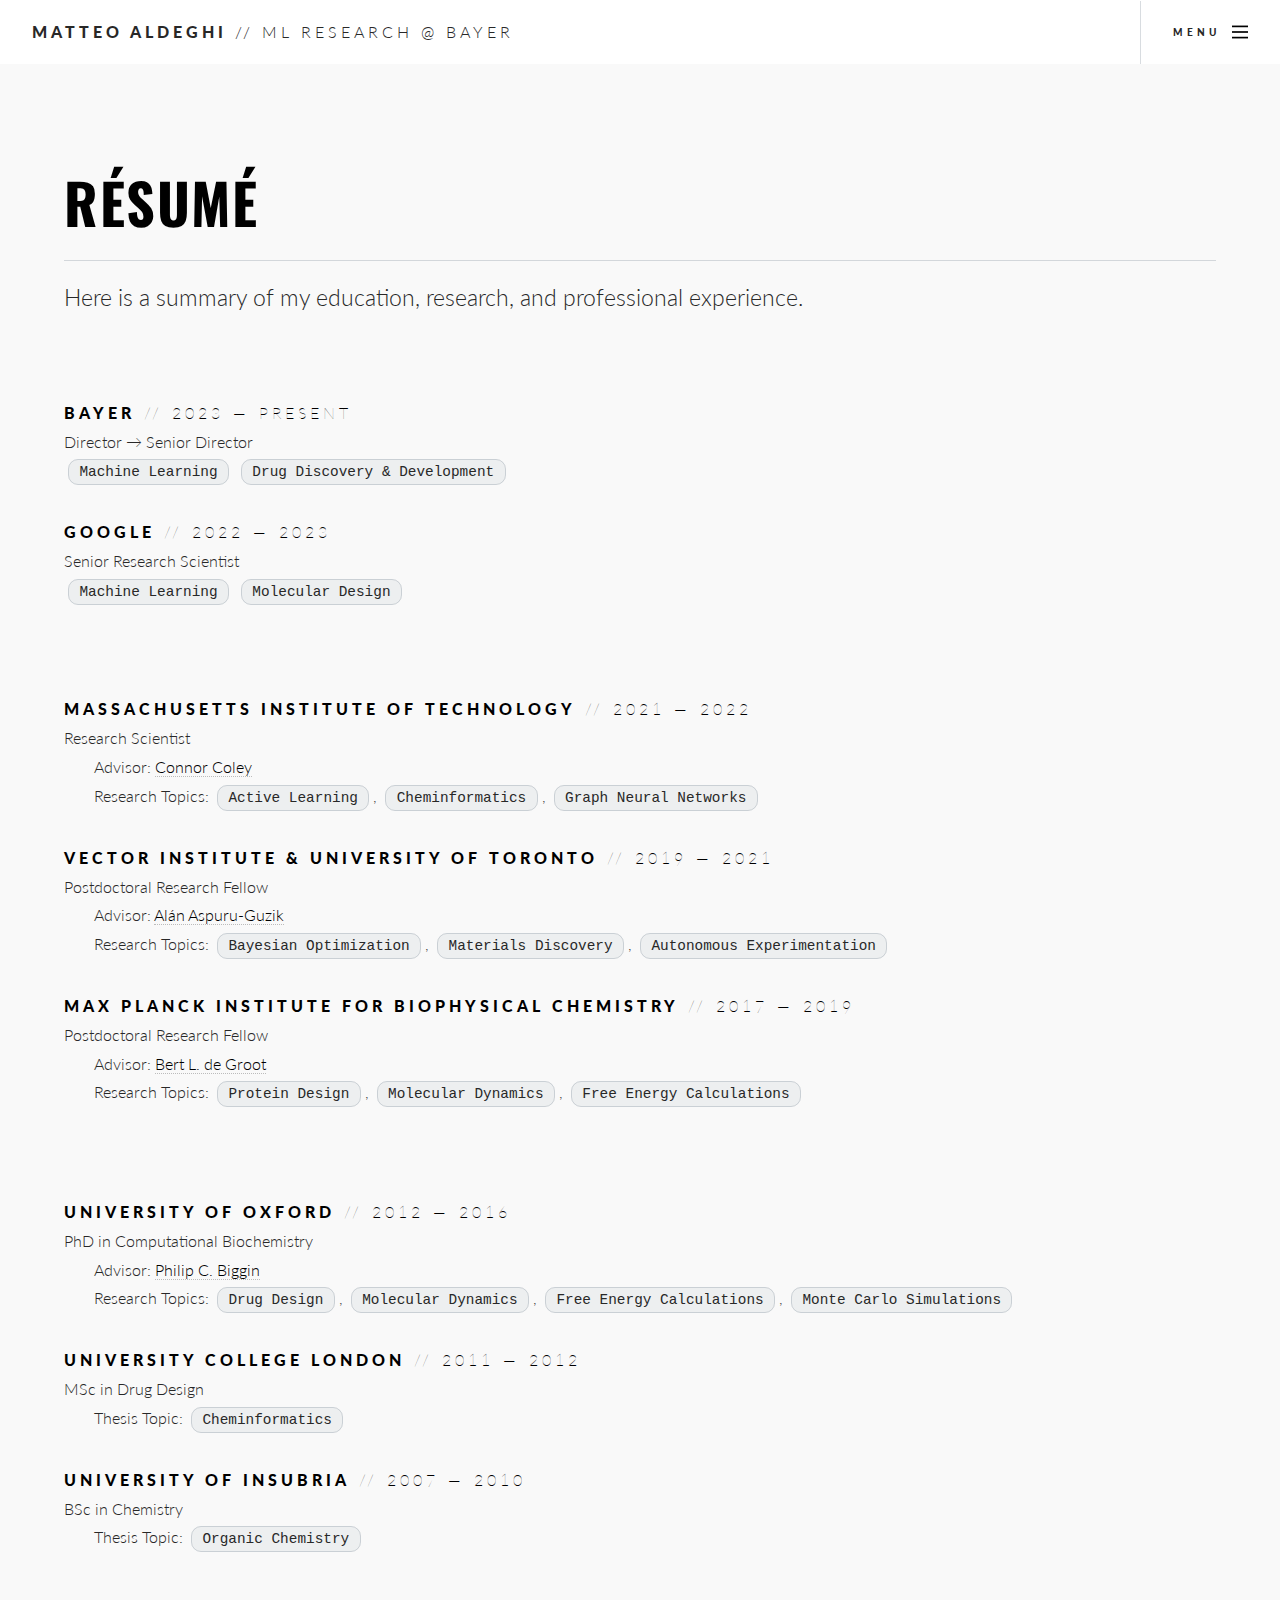
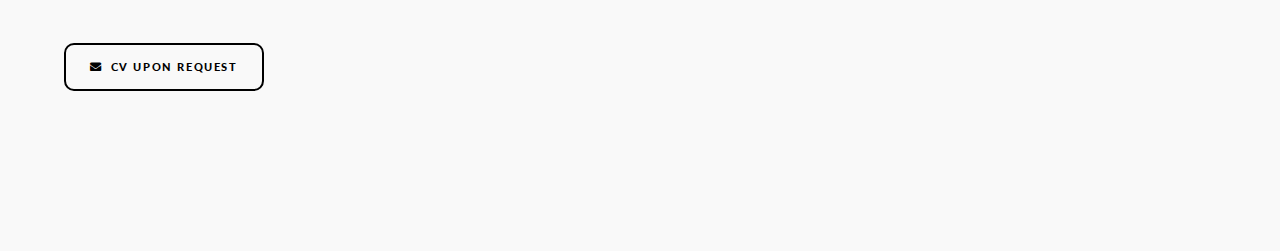
<file: resume.html>
<!DOCTYPE HTML>
<!--
	Standout by Pixelarity
	pixelarity.com | hello@pixelarity.com
	License: pixelarity.com/license
-->
<html>
	<head>
		<title>Matteo Aldeghi - Résumé</title>
		<meta charset="utf-8" />
		<meta name="viewport" content="width=device-width, initial-scale=1, user-scalable=no" />
		<link rel="stylesheet" href="assets/css/main.css" />
	</head>
	<body class="is-preload">

		<!-- Page wrapper -->
			<div id="page-wrapper">

				<!-- Header -->
					<header id="header">
						<span class="logo"><a href="index.html">Matteo Aldeghi <span>// ML Research @ Bayer</span></a></span>
						<a href="#menu"><span>Menu</span></a>
					</header>

				<!-- Nav -->
					<nav id="menu">
						<div class="inner">
							<h2>Menu</h2>
							<ul class="links">
								<li><a href="index.html">Home</a></li>
								<li><a href="resume.html">Résumé</a></li>
								<li><a href="publications.html">Publications</a></li>
								<li><a href="research.html">Research</a></li>
							</ul>
							<a class="close"><span>Close</span></a>
						</div>
					</nav>

				<!-- Main -->
					<section id="main" class="wrapper style2">
						<div class="inner">
							<header class="major special">
								<h1>Résumé</h1>
								<p>Here is a summary of my education, research, and professional experience.</p>
							</header>

							<h5 style="margin-bottom:0px; display:inline">Bayer</h5><h5 style="font-weight:lighter; display:inline"> // 2023 &mdash; Present</h5>
							<p style="margin-bottom:0px">Director &#8594; Senior Director</p>
							<p style="margin-left:0px"><code>Machine Learning</code> <code>Drug Discovery & Development</code>

							<h5 style="margin-bottom:0px; display:inline">Google</h5><h5 style="font-weight:lighter; display:inline"> // 2022 &mdash; 2023</h5>
							<p style="margin-bottom:0px">Senior Research Scientist</p>
							<p style="margin-left:0px"><code>Machine Learning</code> <code>Molecular Design</code></p>

							<br><br>

							<h5 style="margin-bottom:0px; display:inline">Massachusetts Institute of Technology</h5><h5 style="font-weight:lighter; display:inline"> // 2021 &mdash; 2022</h5>
							<p style="margin-bottom:0px">Research Scientist</p>
							<p style="margin-left:30px; margin-bottom:0px">Advisor: <a href="https://coley.mit.edu">Connor Coley</a></p>
							<p style="margin-left:30px">Research Topics: <code>Active Learning</code>, <code>Cheminformatics</code>, <code>Graph Neural Networks</code></p>
							
							<h5 style="margin-bottom:0px; display:inline">Vector Institute &amp; University of Toronto</h5><h5 style="font-weight:lighter; display:inline"> // 2019 &mdash; 2021</h5>
							<p style="margin-bottom:0px">Postdoctoral Research Fellow</p>
							<p style="margin-left:30px; margin-bottom:0px">Advisor: <a href="https://matter.toronto.edu">Alán Aspuru-Guzik</a></p>
							<p style="margin-left:30px">Research Topics: <code>Bayesian Optimization</code>, <code>Materials Discovery</code>, <code>Autonomous Experimentation</code></p>
							
							<h5 style="margin-bottom:0px; display:inline">Max Planck Institute for Biophysical Chemistry</h5><h5 style="font-weight:lighter; display:inline"> // 2017 &mdash; 2019</h5>
							<p style="margin-bottom:0px">Postdoctoral Research Fellow</p>
							<p style="margin-left:30px; margin-bottom:0px">Advisor: <a href="http://www3.mpibpc.mpg.de/groups/de_groot/index.html">Bert L. de Groot</a></p>
							<p style="margin-left:30px">Research Topics: <code>Protein Design</code>, <code>Molecular Dynamics</code>, <code>Free Energy Calculations</code></p>
							
							<br><br>

							<h5 style="margin-bottom:0px; display:inline">University of Oxford</h5><h5 style="font-weight:lighter; display:inline"> // 2012 &mdash; 2016</h5>
							<p style="margin-bottom:0px">PhD in Computational Biochemistry</p>
							<p style="margin-left:30px; margin-bottom:0px">Advisor: <a href="http://sbcb.bioch.ox.ac.uk/biggin.php/">Philip C. Biggin</a></p>
							<p style="margin-left:30px">Research Topics: <code>Drug Design</code>, <code>Molecular Dynamics</code>, <code>Free Energy Calculations</code>, <code>Monte Carlo Simulations</code></p>
							
							<h5 style="margin-bottom:0px; display:inline">University College London</h5><h5 style="font-weight:lighter; display:inline"> // 2011 &mdash; 2012</h5>
							<p style="margin-bottom:0px">MSc in Drug Design</p>
							<p style="margin-left:30px">Thesis Topic: <code>Cheminformatics</code></p>
							
							<h5 style="margin-bottom:0px; display:inline">University of Insubria</h5><h5 style="font-weight:lighter; display:inline"> // 2007 &mdash; 2010</h5>
							<p style="margin-bottom:0px">BSc in Chemistry</p>
							<p style="margin-left:30px">Thesis Topic: <code>Organic Chemistry</code></p>
						
						
						</div>
						

						<div class="inner">
							<br><br>
							<ul class="actions">
								<li><a href="mailto:maldeghi@mit.edu" class="button icon solid fa-envelope">CV upon request</a></li>
							</ul>
						</div>
					</section>				

			</div>

		<!-- Scripts -->
			<script src="assets/js/jquery.min.js"></script>
			<script src="assets/js/jquery.scrollex.min.js"></script>
			<script src="assets/js/jquery.scrolly.min.js"></script>
			<script src="assets/js/browser.min.js"></script>
			<script src="assets/js/breakpoints.min.js"></script>
			<script src="assets/js/util.js"></script>
			<script src="assets/js/main.js"></script>

	</body>
</html>
</file>
<file: assets/css/main.css>
@import url(fontawesome-all.min.css);
@import url("https://fonts.googleapis.com/css?family=Lato:300,400,700,900|Oswald:600");

/*
	Standout by Pixelarity
	pixelarity.com | hello@pixelarity.com
	License: pixelarity.com/license
*/

html, body, div, span, applet, object,
iframe, h1, h2, h3, h4, h5, h6, p, blockquote,
pre, a, abbr, acronym, address, big, cite,
code, del, dfn, em, img, ins, kbd, q, s, samp,
small, strike, strong, sub, sup, tt, var, b,
u, i, center, dl, dt, dd, ol, ul, li, fieldset,
form, label, legend, table, caption, tbody,
tfoot, thead, tr, th, td, article, aside,
canvas, details, embed, figure, figcaption,
footer, header, hgroup, menu, nav, output, ruby,
section, summary, time, mark, audio, video {
	margin: 0;
	padding: 0;
	border: 0;
	font-size: 100%;
	font: inherit;
	vertical-align: baseline;}

article, aside, details, figcaption, figure,
footer, header, hgroup, menu, nav, section {
	display: block;}

body {
	line-height: 1;
}

ol, ul {
	list-style: none;
}

blockquote, q {
	quotes: none;
}

	blockquote:before, blockquote:after, q:before, q:after {
		content: '';
		content: none;
	}

table {
	border-collapse: collapse;
	border-spacing: 0;
}

body {
	-webkit-text-size-adjust: none;
}

mark {
	background-color: transparent;
	color: inherit;
}

input::-moz-focus-inner {
	border: 0;
	padding: 0;
}

input, select, textarea {
	-moz-appearance: none;
	-webkit-appearance: none;
	-ms-appearance: none;
	appearance: none;
}

/* Basic */

	@-ms-viewport {
		width: device-width;
	}

	body {
		-ms-overflow-style: scrollbar;
	}

	@media screen and (max-width: 480px) {

		html, body {
			min-width: 320px;
		}

	}

	html {
		box-sizing: border-box;
	}

	*, *:before, *:after {
		box-sizing: inherit;
	}

	body {
		background: #ffffff;
	}

		body.is-preload *, body.is-preload *:before, body.is-preload *:after {
			-moz-animation: none !important;
			-webkit-animation: none !important;
			-ms-animation: none !important;
			animation: none !important;
			-moz-transition: none !important;
			-webkit-transition: none !important;
			-ms-transition: none !important;
			transition: none !important;
		}

/* Typography */

	html {
		font-size: 15pt;
	}

		@media screen and (max-width: 1680px) {

			html {
				font-size: 13pt;
			}

		}

		@media screen and (max-width: 1280px) {

			html {
				font-size: 12pt;
			}

		}

		@media screen and (max-width: 980px) {

			html {
				font-size: 12pt;
			}

		}

		@media screen and (max-width: 480px) {

			html {
				font-size: 12pt;
			}

		}

		@media screen and (max-width: 360px) {

			html {
				font-size: 11pt;
			}

		}

	body {
		background-color: #ffffff;
		color: #282828;
	}

	body, input, select, textarea {
		font-family: "Lato", Helvetica, sans-serif;
		font-weight: 300;
		font-size: 1rem;
		line-height: 1.8;
	}

	a {
		-moz-transition: color 0.2s ease-in-out;
		-webkit-transition: color 0.2s ease-in-out;
		-ms-transition: color 0.2s ease-in-out;
		transition: color 0.2s ease-in-out;
		text-decoration: none;
		border-bottom: dotted 1px rgba(128,128,128,0.5);
	}

		a:hover {
			text-decoration: none;
			color: #98c593;
			border-bottom-color: rgba(255,255,255,0);
		}

	strong, b {
		font-weight: 900;
	}

	b2 {
		font-weight: 500;
	}

	em, i {
		font-style: italic;
	}

	p {
		margin: 0 0 2rem 0;
	}

	h1, h2, h3, h4, h5, h6 {
		font-weight: 900;
		letter-spacing: 0.25rem;
		line-height: 1.5;
		margin: 0 0 1.5rem 0;
		text-transform: uppercase;
	}

		h1 a, h2 a, h3 a, h4 a, h5 a, h6 a {
			color: inherit;
			text-decoration: none;
		}

	h1 {
		font-family: "Oswald", Helvetica, sans-serif;
		font-size: 4rem;
		letter-spacing: 0.1rem;
	}

	h2 {
		font-size: 1.75rem;
	}

	h3 {
		font-size: 1.5rem;
	}

	h4 {
		font-size: 1.25rem;
	}

	h5 {
		font-size: 1rem;
	}

	h6 {
		font-size: 0.75rem;
	}

	@media screen and (max-width: 1280px) {

		h1 {
			font-size: 3.5rem;
		}

	}

	@media screen and (max-width: 980px) {

		h1 {
			font-size: 3rem;
		}

		h2 {
			font-size: 1.5rem;
		}

		h3 {
			font-size: 1.25rem;
		}

	}

	@media screen and (max-width: 736px) {

		h1 {
			font-size: 1.75rem;
		}

		h2 {
			font-size: 1.5rem;
		}

		h3 {
			font-size: 1.25rem;
		}

	}

	sub {
		font-size: 0.8rem;
		position: relative;
		top: 0.5rem;
	}

	sup {
		font-size: 0.8rem;
		position: relative;
		top: -0.5rem;
	}

	blockquote {
		border-left: solid 0.5rem;
		font-style: italic;
		margin: 0 0 2rem 0;
		padding: 1rem 0 1rem 2rem;
	}

	code {
		border-radius: 10px;
		border: solid 1px;
		font-family: "Courier New", monospace;
		font-size: 0.9rem;
		margin: 0 0.25rem;
		padding: 0.25rem 0.65rem;
	}

	pre {
		-webkit-overflow-scrolling: touch;
		font-family: "Courier New", monospace;
		font-size: 0.9rem;
		margin: 0 0 2rem 0;
	}

		pre code {
			display: block;
			line-height: 1.75;
			padding: 1rem 1.5rem;
			overflow-x: auto;
		}

	hr {
		border: 0;
		border-bottom: solid 1px;
		margin: 2rem 0;
	}

		hr.major {
			margin: 4rem 0;
		}

		@media screen and (max-width: 736px) {

			hr.major {
				margin: 3rem 0;
			}

		}

	input, select, textarea {
		color: #000000;
	}

	a {
		color: #000000;
	}

	strong, b {
		color: #000000;
	}

	h1, h2, h3, h4, h5, h6 {
		color: #000000;
	}

	blockquote {
		border-left-color: rgba(99, 116, 133, 0.25);
	}

	code {
		background: rgba(99, 116, 133, 0.075);
		border-color: rgba(99, 116, 133, 0.25);
	}

	hr {
		border-bottom-color: rgba(99, 116, 133, 0.25);
	}

/* Row */

	.row {
		display: flex;
		flex-wrap: wrap;
		box-sizing: border-box;
		align-items: stretch;
	}

		.row > * {
			box-sizing: border-box;
		}

		.row.gtr-uniform > * > :last-child {
			margin-bottom: 0;
		}

		.row.aln-left {
			justify-content: flex-start;
		}

		.row.aln-center {
			justify-content: center;
		}

		.row.aln-right {
			justify-content: flex-end;
		}

		.row.aln-top {
			align-items: flex-start;
		}

		.row.aln-middle {
			align-items: center;
		}

		.row.aln-bottom {
			align-items: flex-end;
		}

		.row > .imp {
			order: -1;
		}

		.row > .col-1 {
			width: 8.33333%;
		}

		.row > .off-1 {
			margin-left: 8.33333%;
		}

		.row > .col-2 {
			width: 16.66667%;
		}

		.row > .off-2 {
			margin-left: 16.66667%;
		}

		.row > .col-3 {
			width: 25%;
		}

		.row > .off-3 {
			margin-left: 25%;
		}

		.row > .col-4 {
			width: 33.33333%;
		}

		.row > .off-4 {
			margin-left: 33.33333%;
		}

		.row > .col-5 {
			width: 41.66667%;
		}

		.row > .off-5 {
			margin-left: 41.66667%;
		}

		.row > .col-6 {
			width: 50%;
		}

		.row > .off-6 {
			margin-left: 50%;
		}

		.row > .col-7 {
			width: 58.33333%;
		}

		.row > .off-7 {
			margin-left: 58.33333%;
		}

		.row > .col-8 {
			width: 66.66667%;
		}

		.row > .off-8 {
			margin-left: 66.66667%;
		}

		.row > .col-9 {
			width: 75%;
		}

		.row > .off-9 {
			margin-left: 75%;
		}

		.row > .col-10 {
			width: 83.33333%;
		}

		.row > .off-10 {
			margin-left: 83.33333%;
		}

		.row > .col-11 {
			width: 91.66667%;
		}

		.row > .off-11 {
			margin-left: 91.66667%;
		}

		.row > .col-12 {
			width: 100%;
		}

		.row > .off-12 {
			margin-left: 100%;
		}

		.row.gtr-0 {
			margin-top: 0;
			margin-left: 0rem;
		}

			.row.gtr-0 > * {
				padding: 0 0 0 0rem;
			}

			.row.gtr-0.gtr-uniform {
				margin-top: 0rem;
			}

				.row.gtr-0.gtr-uniform > * {
					padding-top: 0rem;
				}

		.row.gtr-25 {
			margin-top: 0;
			margin-left: -0.5rem;
		}

			.row.gtr-25 > * {
				padding: 0 0 0 0.5rem;
			}

			.row.gtr-25.gtr-uniform {
				margin-top: -0.5rem;
			}

				.row.gtr-25.gtr-uniform > * {
					padding-top: 0.5rem;
				}

		.row.gtr-50 {
			margin-top: 0;
			margin-left: -1rem;
		}

			.row.gtr-50 > * {
				padding: 0 0 0 1rem;
			}

			.row.gtr-50.gtr-uniform {
				margin-top: -1rem;
			}

				.row.gtr-50.gtr-uniform > * {
					padding-top: 1rem;
				}

		.row {
			margin-top: 0;
			margin-left: -2rem;
		}

			.row > * {
				padding: 0 0 0 2rem;
			}

			.row.gtr-uniform {
				margin-top: -2rem;
			}

				.row.gtr-uniform > * {
					padding-top: 2rem;
				}

		.row.gtr-150 {
			margin-top: 0;
			margin-left: -3rem;
		}

			.row.gtr-150 > * {
				padding: 0 0 0 3rem;
			}

			.row.gtr-150.gtr-uniform {
				margin-top: -3rem;
			}

				.row.gtr-150.gtr-uniform > * {
					padding-top: 3rem;
				}

		.row.gtr-200 {
			margin-top: 0;
			margin-left: -4rem;
		}

			.row.gtr-200 > * {
				padding: 0 0 0 4rem;
			}

			.row.gtr-200.gtr-uniform {
				margin-top: -4rem;
			}

				.row.gtr-200.gtr-uniform > * {
					padding-top: 4rem;
				}

		@media screen and (max-width: 1680px) {

			.row {
				display: flex;
				flex-wrap: wrap;
				box-sizing: border-box;
				align-items: stretch;
			}

				.row > * {
					box-sizing: border-box;
				}

				.row.gtr-uniform > * > :last-child {
					margin-bottom: 0;
				}

				.row.aln-left {
					justify-content: flex-start;
				}

				.row.aln-center {
					justify-content: center;
				}

				.row.aln-right {
					justify-content: flex-end;
				}

				.row.aln-top {
					align-items: flex-start;
				}

				.row.aln-middle {
					align-items: center;
				}

				.row.aln-bottom {
					align-items: flex-end;
				}

				.row > .imp-xlarge {
					order: -1;
				}

				.row > .col-1-xlarge {
					width: 8.33333%;
				}

				.row > .off-1-xlarge {
					margin-left: 8.33333%;
				}

				.row > .col-2-xlarge {
					width: 16.66667%;
				}

				.row > .off-2-xlarge {
					margin-left: 16.66667%;
				}

				.row > .col-3-xlarge {
					width: 25%;
				}

				.row > .off-3-xlarge {
					margin-left: 25%;
				}

				.row > .col-4-xlarge {
					width: 33.33333%;
				}

				.row > .off-4-xlarge {
					margin-left: 33.33333%;
				}

				.row > .col-5-xlarge {
					width: 41.66667%;
				}

				.row > .off-5-xlarge {
					margin-left: 41.66667%;
				}

				.row > .col-6-xlarge {
					width: 50%;
				}

				.row > .off-6-xlarge {
					margin-left: 50%;
				}

				.row > .col-7-xlarge {
					width: 58.33333%;
				}

				.row > .off-7-xlarge {
					margin-left: 58.33333%;
				}

				.row > .col-8-xlarge {
					width: 66.66667%;
				}

				.row > .off-8-xlarge {
					margin-left: 66.66667%;
				}

				.row > .col-9-xlarge {
					width: 75%;
				}

				.row > .off-9-xlarge {
					margin-left: 75%;
				}

				.row > .col-10-xlarge {
					width: 83.33333%;
				}

				.row > .off-10-xlarge {
					margin-left: 83.33333%;
				}

				.row > .col-11-xlarge {
					width: 91.66667%;
				}

				.row > .off-11-xlarge {
					margin-left: 91.66667%;
				}

				.row > .col-12-xlarge {
					width: 100%;
				}

				.row > .off-12-xlarge {
					margin-left: 100%;
				}

				.row.gtr-0 {
					margin-top: 0;
					margin-left: 0rem;
				}

					.row.gtr-0 > * {
						padding: 0 0 0 0rem;
					}

					.row.gtr-0.gtr-uniform {
						margin-top: 0rem;
					}

						.row.gtr-0.gtr-uniform > * {
							padding-top: 0rem;
						}

				.row.gtr-25 {
					margin-top: 0;
					margin-left: -0.5rem;
				}

					.row.gtr-25 > * {
						padding: 0 0 0 0.5rem;
					}

					.row.gtr-25.gtr-uniform {
						margin-top: -0.5rem;
					}

						.row.gtr-25.gtr-uniform > * {
							padding-top: 0.5rem;
						}

				.row.gtr-50 {
					margin-top: 0;
					margin-left: -1rem;
				}

					.row.gtr-50 > * {
						padding: 0 0 0 1rem;
					}

					.row.gtr-50.gtr-uniform {
						margin-top: -1rem;
					}

						.row.gtr-50.gtr-uniform > * {
							padding-top: 1rem;
						}

				.row {
					margin-top: 0;
					margin-left: -2rem;
				}

					.row > * {
						padding: 0 0 0 2rem;
					}

					.row.gtr-uniform {
						margin-top: -2rem;
					}

						.row.gtr-uniform > * {
							padding-top: 2rem;
						}

				.row.gtr-150 {
					margin-top: 0;
					margin-left: -3rem;
				}

					.row.gtr-150 > * {
						padding: 0 0 0 3rem;
					}

					.row.gtr-150.gtr-uniform {
						margin-top: -3rem;
					}

						.row.gtr-150.gtr-uniform > * {
							padding-top: 3rem;
						}

				.row.gtr-200 {
					margin-top: 0;
					margin-left: -4rem;
				}

					.row.gtr-200 > * {
						padding: 0 0 0 4rem;
					}

					.row.gtr-200.gtr-uniform {
						margin-top: -4rem;
					}

						.row.gtr-200.gtr-uniform > * {
							padding-top: 4rem;
						}

		}

		@media screen and (max-width: 1280px) {

			.row {
				display: flex;
				flex-wrap: wrap;
				box-sizing: border-box;
				align-items: stretch;
			}

				.row > * {
					box-sizing: border-box;
				}

				.row.gtr-uniform > * > :last-child {
					margin-bottom: 0;
				}

				.row.aln-left {
					justify-content: flex-start;
				}

				.row.aln-center {
					justify-content: center;
				}

				.row.aln-right {
					justify-content: flex-end;
				}

				.row.aln-top {
					align-items: flex-start;
				}

				.row.aln-middle {
					align-items: center;
				}

				.row.aln-bottom {
					align-items: flex-end;
				}

				.row > .imp-large {
					order: -1;
				}

				.row > .col-1-large {
					width: 8.33333%;
				}

				.row > .off-1-large {
					margin-left: 8.33333%;
				}

				.row > .col-2-large {
					width: 16.66667%;
				}

				.row > .off-2-large {
					margin-left: 16.66667%;
				}

				.row > .col-3-large {
					width: 25%;
				}

				.row > .off-3-large {
					margin-left: 25%;
				}

				.row > .col-4-large {
					width: 33.33333%;
				}

				.row > .off-4-large {
					margin-left: 33.33333%;
				}

				.row > .col-5-large {
					width: 41.66667%;
				}

				.row > .off-5-large {
					margin-left: 41.66667%;
				}

				.row > .col-6-large {
					width: 50%;
				}

				.row > .off-6-large {
					margin-left: 50%;
				}

				.row > .col-7-large {
					width: 58.33333%;
				}

				.row > .off-7-large {
					margin-left: 58.33333%;
				}

				.row > .col-8-large {
					width: 66.66667%;
				}

				.row > .off-8-large {
					margin-left: 66.66667%;
				}

				.row > .col-9-large {
					width: 75%;
				}

				.row > .off-9-large {
					margin-left: 75%;
				}

				.row > .col-10-large {
					width: 83.33333%;
				}

				.row > .off-10-large {
					margin-left: 83.33333%;
				}

				.row > .col-11-large {
					width: 91.66667%;
				}

				.row > .off-11-large {
					margin-left: 91.66667%;
				}

				.row > .col-12-large {
					width: 100%;
				}

				.row > .off-12-large {
					margin-left: 100%;
				}

				.row.gtr-0 {
					margin-top: 0;
					margin-left: 0rem;
				}

					.row.gtr-0 > * {
						padding: 0 0 0 0rem;
					}

					.row.gtr-0.gtr-uniform {
						margin-top: 0rem;
					}

						.row.gtr-0.gtr-uniform > * {
							padding-top: 0rem;
						}

				.row.gtr-25 {
					margin-top: 0;
					margin-left: -0.375rem;
				}

					.row.gtr-25 > * {
						padding: 0 0 0 0.375rem;
					}

					.row.gtr-25.gtr-uniform {
						margin-top: -0.375rem;
					}

						.row.gtr-25.gtr-uniform > * {
							padding-top: 0.375rem;
						}

				.row.gtr-50 {
					margin-top: 0;
					margin-left: -0.75rem;
				}

					.row.gtr-50 > * {
						padding: 0 0 0 0.75rem;
					}

					.row.gtr-50.gtr-uniform {
						margin-top: -0.75rem;
					}

						.row.gtr-50.gtr-uniform > * {
							padding-top: 0.75rem;
						}

				.row {
					margin-top: 0;
					margin-left: -1.5rem;
				}

					.row > * {
						padding: 0 0 0 1.5rem;
					}

					.row.gtr-uniform {
						margin-top: -1.5rem;
					}

						.row.gtr-uniform > * {
							padding-top: 1.5rem;
						}

				.row.gtr-150 {
					margin-top: 0;
					margin-left: -2.25rem;
				}

					.row.gtr-150 > * {
						padding: 0 0 0 2.25rem;
					}

					.row.gtr-150.gtr-uniform {
						margin-top: -2.25rem;
					}

						.row.gtr-150.gtr-uniform > * {
							padding-top: 2.25rem;
						}

				.row.gtr-200 {
					margin-top: 0;
					margin-left: -3rem;
				}

					.row.gtr-200 > * {
						padding: 0 0 0 3rem;
					}

					.row.gtr-200.gtr-uniform {
						margin-top: -3rem;
					}

						.row.gtr-200.gtr-uniform > * {
							padding-top: 3rem;
						}

		}

		@media screen and (max-width: 980px) {

			.row {
				display: flex;
				flex-wrap: wrap;
				box-sizing: border-box;
				align-items: stretch;
			}

				.row > * {
					box-sizing: border-box;
				}

				.row.gtr-uniform > * > :last-child {
					margin-bottom: 0;
				}

				.row.aln-left {
					justify-content: flex-start;
				}

				.row.aln-center {
					justify-content: center;
				}

				.row.aln-right {
					justify-content: flex-end;
				}

				.row.aln-top {
					align-items: flex-start;
				}

				.row.aln-middle {
					align-items: center;
				}

				.row.aln-bottom {
					align-items: flex-end;
				}

				.row > .imp-medium {
					order: -1;
				}

				.row > .col-1-medium {
					width: 8.33333%;
				}

				.row > .off-1-medium {
					margin-left: 8.33333%;
				}

				.row > .col-2-medium {
					width: 16.66667%;
				}

				.row > .off-2-medium {
					margin-left: 16.66667%;
				}

				.row > .col-3-medium {
					width: 25%;
				}

				.row > .off-3-medium {
					margin-left: 25%;
				}

				.row > .col-4-medium {
					width: 33.33333%;
				}

				.row > .off-4-medium {
					margin-left: 33.33333%;
				}

				.row > .col-5-medium {
					width: 41.66667%;
				}

				.row > .off-5-medium {
					margin-left: 41.66667%;
				}

				.row > .col-6-medium {
					width: 50%;
				}

				.row > .off-6-medium {
					margin-left: 50%;
				}

				.row > .col-7-medium {
					width: 58.33333%;
				}

				.row > .off-7-medium {
					margin-left: 58.33333%;
				}

				.row > .col-8-medium {
					width: 66.66667%;
				}

				.row > .off-8-medium {
					margin-left: 66.66667%;
				}

				.row > .col-9-medium {
					width: 75%;
				}

				.row > .off-9-medium {
					margin-left: 75%;
				}

				.row > .col-10-medium {
					width: 83.33333%;
				}

				.row > .off-10-medium {
					margin-left: 83.33333%;
				}

				.row > .col-11-medium {
					width: 91.66667%;
				}

				.row > .off-11-medium {
					margin-left: 91.66667%;
				}

				.row > .col-12-medium {
					width: 100%;
				}

				.row > .off-12-medium {
					margin-left: 100%;
				}

				.row.gtr-0 {
					margin-top: 0;
					margin-left: 0rem;
				}

					.row.gtr-0 > * {
						padding: 0 0 0 0rem;
					}

					.row.gtr-0.gtr-uniform {
						margin-top: 0rem;
					}

						.row.gtr-0.gtr-uniform > * {
							padding-top: 0rem;
						}

				.row.gtr-25 {
					margin-top: 0;
					margin-left: -0.375rem;
				}

					.row.gtr-25 > * {
						padding: 0 0 0 0.375rem;
					}

					.row.gtr-25.gtr-uniform {
						margin-top: -0.375rem;
					}

						.row.gtr-25.gtr-uniform > * {
							padding-top: 0.375rem;
						}

				.row.gtr-50 {
					margin-top: 0;
					margin-left: -0.75rem;
				}

					.row.gtr-50 > * {
						padding: 0 0 0 0.75rem;
					}

					.row.gtr-50.gtr-uniform {
						margin-top: -0.75rem;
					}

						.row.gtr-50.gtr-uniform > * {
							padding-top: 0.75rem;
						}

				.row {
					margin-top: 0;
					margin-left: -1.5rem;
				}

					.row > * {
						padding: 0 0 0 1.5rem;
					}

					.row.gtr-uniform {
						margin-top: -1.5rem;
					}

						.row.gtr-uniform > * {
							padding-top: 1.5rem;
						}

				.row.gtr-150 {
					margin-top: 0;
					margin-left: -2.25rem;
				}

					.row.gtr-150 > * {
						padding: 0 0 0 2.25rem;
					}

					.row.gtr-150.gtr-uniform {
						margin-top: -2.25rem;
					}

						.row.gtr-150.gtr-uniform > * {
							padding-top: 2.25rem;
						}

				.row.gtr-200 {
					margin-top: 0;
					margin-left: -3rem;
				}

					.row.gtr-200 > * {
						padding: 0 0 0 3rem;
					}

					.row.gtr-200.gtr-uniform {
						margin-top: -3rem;
					}

						.row.gtr-200.gtr-uniform > * {
							padding-top: 3rem;
						}

		}

		@media screen and (max-width: 736px) {

			.row {
				display: flex;
				flex-wrap: wrap;
				box-sizing: border-box;
				align-items: stretch;
			}

				.row > * {
					box-sizing: border-box;
				}

				.row.gtr-uniform > * > :last-child {
					margin-bottom: 0;
				}

				.row.aln-left {
					justify-content: flex-start;
				}

				.row.aln-center {
					justify-content: center;
				}

				.row.aln-right {
					justify-content: flex-end;
				}

				.row.aln-top {
					align-items: flex-start;
				}

				.row.aln-middle {
					align-items: center;
				}

				.row.aln-bottom {
					align-items: flex-end;
				}

				.row > .imp-small {
					order: -1;
				}

				.row > .col-1-small {
					width: 8.33333%;
				}

				.row > .off-1-small {
					margin-left: 8.33333%;
				}

				.row > .col-2-small {
					width: 16.66667%;
				}

				.row > .off-2-small {
					margin-left: 16.66667%;
				}

				.row > .col-3-small {
					width: 25%;
				}

				.row > .off-3-small {
					margin-left: 25%;
				}

				.row > .col-4-small {
					width: 33.33333%;
				}

				.row > .off-4-small {
					margin-left: 33.33333%;
				}

				.row > .col-5-small {
					width: 41.66667%;
				}

				.row > .off-5-small {
					margin-left: 41.66667%;
				}

				.row > .col-6-small {
					width: 50%;
				}

				.row > .off-6-small {
					margin-left: 50%;
				}

				.row > .col-7-small {
					width: 58.33333%;
				}

				.row > .off-7-small {
					margin-left: 58.33333%;
				}

				.row > .col-8-small {
					width: 66.66667%;
				}

				.row > .off-8-small {
					margin-left: 66.66667%;
				}

				.row > .col-9-small {
					width: 75%;
				}

				.row > .off-9-small {
					margin-left: 75%;
				}

				.row > .col-10-small {
					width: 83.33333%;
				}

				.row > .off-10-small {
					margin-left: 83.33333%;
				}

				.row > .col-11-small {
					width: 91.66667%;
				}

				.row > .off-11-small {
					margin-left: 91.66667%;
				}

				.row > .col-12-small {
					width: 100%;
				}

				.row > .off-12-small {
					margin-left: 100%;
				}

				.row.gtr-0 {
					margin-top: 0;
					margin-left: 0rem;
				}

					.row.gtr-0 > * {
						padding: 0 0 0 0rem;
					}

					.row.gtr-0.gtr-uniform {
						margin-top: 0rem;
					}

						.row.gtr-0.gtr-uniform > * {
							padding-top: 0rem;
						}

				.row.gtr-25 {
					margin-top: 0;
					margin-left: -0.3125rem;
				}

					.row.gtr-25 > * {
						padding: 0 0 0 0.3125rem;
					}

					.row.gtr-25.gtr-uniform {
						margin-top: -0.3125rem;
					}

						.row.gtr-25.gtr-uniform > * {
							padding-top: 0.3125rem;
						}

				.row.gtr-50 {
					margin-top: 0;
					margin-left: -0.625rem;
				}

					.row.gtr-50 > * {
						padding: 0 0 0 0.625rem;
					}

					.row.gtr-50.gtr-uniform {
						margin-top: -0.625rem;
					}

						.row.gtr-50.gtr-uniform > * {
							padding-top: 0.625rem;
						}

				.row {
					margin-top: 0;
					margin-left: -1.25rem;
				}

					.row > * {
						padding: 0 0 0 1.25rem;
					}

					.row.gtr-uniform {
						margin-top: -1.25rem;
					}

						.row.gtr-uniform > * {
							padding-top: 1.25rem;
						}

				.row.gtr-150 {
					margin-top: 0;
					margin-left: -1.875rem;
				}

					.row.gtr-150 > * {
						padding: 0 0 0 1.875rem;
					}

					.row.gtr-150.gtr-uniform {
						margin-top: -1.875rem;
					}

						.row.gtr-150.gtr-uniform > * {
							padding-top: 1.875rem;
						}

				.row.gtr-200 {
					margin-top: 0;
					margin-left: -2.5rem;
				}

					.row.gtr-200 > * {
						padding: 0 0 0 2.5rem;
					}

					.row.gtr-200.gtr-uniform {
						margin-top: -2.5rem;
					}

						.row.gtr-200.gtr-uniform > * {
							padding-top: 2.5rem;
						}

		}

		@media screen and (max-width: 480px) {

			.row {
				display: flex;
				flex-wrap: wrap;
				box-sizing: border-box;
				align-items: stretch;
			}

				.row > * {
					box-sizing: border-box;
				}

				.row.gtr-uniform > * > :last-child {
					margin-bottom: 0;
				}

				.row.aln-left {
					justify-content: flex-start;
				}

				.row.aln-center {
					justify-content: center;
				}

				.row.aln-right {
					justify-content: flex-end;
				}

				.row.aln-top {
					align-items: flex-start;
				}

				.row.aln-middle {
					align-items: center;
				}

				.row.aln-bottom {
					align-items: flex-end;
				}

				.row > .imp-xsmall {
					order: -1;
				}

				.row > .col-1-xsmall {
					width: 8.33333%;
				}

				.row > .off-1-xsmall {
					margin-left: 8.33333%;
				}

				.row > .col-2-xsmall {
					width: 16.66667%;
				}

				.row > .off-2-xsmall {
					margin-left: 16.66667%;
				}

				.row > .col-3-xsmall {
					width: 25%;
				}

				.row > .off-3-xsmall {
					margin-left: 25%;
				}

				.row > .col-4-xsmall {
					width: 33.33333%;
				}

				.row > .off-4-xsmall {
					margin-left: 33.33333%;
				}

				.row > .col-5-xsmall {
					width: 41.66667%;
				}

				.row > .off-5-xsmall {
					margin-left: 41.66667%;
				}

				.row > .col-6-xsmall {
					width: 50%;
				}

				.row > .off-6-xsmall {
					margin-left: 50%;
				}

				.row > .col-7-xsmall {
					width: 58.33333%;
				}

				.row > .off-7-xsmall {
					margin-left: 58.33333%;
				}

				.row > .col-8-xsmall {
					width: 66.66667%;
				}

				.row > .off-8-xsmall {
					margin-left: 66.66667%;
				}

				.row > .col-9-xsmall {
					width: 75%;
				}

				.row > .off-9-xsmall {
					margin-left: 75%;
				}

				.row > .col-10-xsmall {
					width: 83.33333%;
				}

				.row > .off-10-xsmall {
					margin-left: 83.33333%;
				}

				.row > .col-11-xsmall {
					width: 91.66667%;
				}

				.row > .off-11-xsmall {
					margin-left: 91.66667%;
				}

				.row > .col-12-xsmall {
					width: 100%;
				}

				.row > .off-12-xsmall {
					margin-left: 100%;
				}

				.row.gtr-0 {
					margin-top: 0;
					margin-left: 0rem;
				}

					.row.gtr-0 > * {
						padding: 0 0 0 0rem;
					}

					.row.gtr-0.gtr-uniform {
						margin-top: 0rem;
					}

						.row.gtr-0.gtr-uniform > * {
							padding-top: 0rem;
						}

				.row.gtr-25 {
					margin-top: 0;
					margin-left: -0.3125rem;
				}

					.row.gtr-25 > * {
						padding: 0 0 0 0.3125rem;
					}

					.row.gtr-25.gtr-uniform {
						margin-top: -0.3125rem;
					}

						.row.gtr-25.gtr-uniform > * {
							padding-top: 0.3125rem;
						}

				.row.gtr-50 {
					margin-top: 0;
					margin-left: -0.625rem;
				}

					.row.gtr-50 > * {
						padding: 0 0 0 0.625rem;
					}

					.row.gtr-50.gtr-uniform {
						margin-top: -0.625rem;
					}

						.row.gtr-50.gtr-uniform > * {
							padding-top: 0.625rem;
						}

				.row {
					margin-top: 0;
					margin-left: -1.25rem;
				}

					.row > * {
						padding: 0 0 0 1.25rem;
					}

					.row.gtr-uniform {
						margin-top: -1.25rem;
					}

						.row.gtr-uniform > * {
							padding-top: 1.25rem;
						}

				.row.gtr-150 {
					margin-top: 0;
					margin-left: -1.875rem;
				}

					.row.gtr-150 > * {
						padding: 0 0 0 1.875rem;
					}

					.row.gtr-150.gtr-uniform {
						margin-top: -1.875rem;
					}

						.row.gtr-150.gtr-uniform > * {
							padding-top: 1.875rem;
						}

				.row.gtr-200 {
					margin-top: 0;
					margin-left: -2.5rem;
				}

					.row.gtr-200 > * {
						padding: 0 0 0 2.5rem;
					}

					.row.gtr-200.gtr-uniform {
						margin-top: -2.5rem;
					}

						.row.gtr-200.gtr-uniform > * {
							padding-top: 2.5rem;
						}

		}

/* Box */

	.box {
		border: solid 1px;
		border-radius: 10px;
		margin-bottom: 2rem;
		padding: 1.5rem;
	}

		.box > :last-child {
			margin-bottom: 0;
		}

		.box.alt {
			border: 0;
			border-radius: 0;
			padding: 0;
		}

	.box {
		border-color: rgba(99, 116, 133, 0.25);
	}

/* Button */

	input[type="submit"],
	input[type="reset"],
	input[type="button"],
	button,
	.button {
		-moz-appearance: none;
		-webkit-appearance: none;
		-ms-appearance: none;
		appearance: none;
		-moz-transition: background-color 0.2s ease-in-out, color 0.2s ease-in-out;
		-webkit-transition: background-color 0.2s ease-in-out, color 0.2s ease-in-out;
		-ms-transition: background-color 0.2s ease-in-out, color 0.2s ease-in-out;
		transition: background-color 0.2s ease-in-out, color 0.2s ease-in-out;
		border-radius: 10px;
		border: 2px solid;
		cursor: pointer;
		display: inline-block;
		font-size: 0.7rem;
		font-weight: 900;
		height: 3rem;
		letter-spacing: 0.1rem;
		line-height: 2.75rem;
		padding: 0 1.5rem;
		position: relative;
		text-align: center;
		text-decoration: none;
		text-transform: uppercase;
		white-space: nowrap;
	}

		input[type="submit"].icon,
		input[type="reset"].icon,
		input[type="button"].icon,
		button.icon,
		.button.icon {
			border-bottom: 2px solid;
		}

			input[type="submit"].icon:before,
			input[type="reset"].icon:before,
			input[type="button"].icon:before,
			button.icon:before,
			.button.icon:before {
				margin-right: 0.5rem;
			}

		input[type="submit"].fit,
		input[type="reset"].fit,
		input[type="button"].fit,
		button.fit,
		.button.fit {
			width: 100%;
		}

		input[type="submit"].small,
		input[type="reset"].small,
		input[type="button"].small,
		button.small,
		.button.small {
			font-size: 0.65rem;
			height: 2.5rem;
			line-height: 2.25rem;
		}

		input[type="submit"].large,
		input[type="reset"].large,
		input[type="button"].large,
		button.large,
		.button.large {
			font-size: 1rem;
			height: 3.75rem;
			line-height: 3.5rem;
			padding: 0 2.25rem;
		}

		input[type="submit"].next,
		input[type="reset"].next,
		input[type="button"].next,
		button.next,
		.button.next {
			padding-right: 4.5rem;
		}

			input[type="submit"].next.fit,
			input[type="reset"].next.fit,
			input[type="button"].next.fit,
			button.next.fit,
			.button.next.fit {
				padding-left: 1.5rem !important;
				text-align: left;
			}

			input[type="submit"].next:after,
			input[type="reset"].next:after,
			input[type="button"].next:after,
			button.next:after,
			.button.next:after {
				background-position: center right;
				background-repeat: no-repeat;
				background-size: 25px 15px;
				content: '';
				display: block;
				height: 100%;
				position: absolute;
				right: 1.5rem;
				top: 0;
				vertical-align: middle;
				width: 1.25rem;
			}

		input[type="submit"].disabled, input[type="submit"]:disabled,
		input[type="reset"].disabled,
		input[type="reset"]:disabled,
		input[type="button"].disabled,
		input[type="button"]:disabled,
		button.disabled,
		button:disabled,
		.button.disabled,
		.button:disabled {
			pointer-events: none;
			opacity: 0.25;
		}

		@media screen and (max-width: 1280px) {

			input[type="submit"].large,
			input[type="reset"].large,
			input[type="button"].large,
			button.large,
			.button.large {
				font-size: 1rem;
				height: 4.25rem;
				line-height: 4rem;
			}

		}

		@media screen and (max-width: 736px) {

			input[type="submit"].alt,
			input[type="reset"].alt,
			input[type="button"].alt,
			button.alt,
			.button.alt {
				padding-left: 1.5rem !important;
				text-align: left;
			}

			input[type="submit"].large,
			input[type="reset"].large,
			input[type="button"].large,
			button.large,
			.button.large {
				font-size: 0.85rem;
				height: 3.75rem;
				line-height: 3.5rem;
				text-align: left;
			}

		}

		@media screen and (max-width: 480px) {

			input[type="submit"],
			input[type="reset"],
			input[type="button"],
			button,
			.button {
				padding: 0;
			}

		}

	input[type="submit"],
	input[type="reset"],
	input[type="button"],
	button,
	.button {
		background-color: transparent;
		border-color: #000000;
		color: #000000 !important;
	}

		input[type="submit"]:after,
		input[type="reset"]:after,
		input[type="button"]:after,
		button:after,
		.button:after {
			background-image: url("data:image/svg+xml;charset=utf8,%3Csvg xmlns='http://www.w3.org/2000/svg' xmlns:xlink='http://www.w3.org/1999/xlink' width='36px' height='24px' viewBox='0 0 36 24' zoomAndPan='disable'%3E%3Cstyle%3Eline %7B stroke: %23000000%3B stroke-width: 2px%3B %7D%3C/style%3E%3Cline x1='0' y1='12' x2='34' y2='12' /%3E%3Cline x1='25' y1='4' x2='34' y2='12.5' /%3E%3Cline x1='25' y1='20' x2='34' y2='11.5' /%3E%3C/svg%3E");
		}

		input[type="submit"]:hover, input[type="submit"]:focus,
		input[type="reset"]:hover,
		input[type="reset"]:focus,
		input[type="button"]:hover,
		input[type="button"]:focus,
		button:hover,
		button:focus,
		.button:hover,
		.button:focus {
			background-color: rgba(99, 116, 133, 0.075);
			border-bottom-color: #000000;
		}

		input[type="submit"]:active,
		input[type="reset"]:active,
		input[type="button"]:active,
		button:active,
		.button:active {
			background-color: rgba(99, 116, 133, 0.175);
		}

		input[type="submit"].icon:before,
		input[type="reset"].icon:before,
		input[type="button"].icon:before,
		button.icon:before,
		.button.icon:before {
			color: #000000;
		}

		input[type="submit"].primary,
		input[type="reset"].primary,
		input[type="button"].primary,
		button.primary,
		.button.primary {
			box-shadow: none;
			background-color: #000000;
			color: #ffffff !important;
		}

			input[type="submit"].primary:hover,
			input[type="reset"].primary:hover,
			input[type="button"].primary:hover,
			button.primary:hover,
			.button.primary:hover {
				background-color: rgba(0, 0, 0, 0.75);
			}

			input[type="submit"].primary.icon:before,
			input[type="reset"].primary.icon:before,
			input[type="button"].primary.icon:before,
			button.primary.icon:before,
			.button.primary.icon:before {
				color: #ffffff !important;
			}

/* Form */

	form {
		margin: 0 0 2rem 0;
	}

		form > :last-child {
			margin-bottom: 0;
		}

		form > .fields {
			display: -moz-flex;
			display: -webkit-flex;
			display: -ms-flex;
			display: flex;
			-moz-flex-wrap: wrap;
			-webkit-flex-wrap: wrap;
			-ms-flex-wrap: wrap;
			flex-wrap: wrap;
			width: calc(100% + 3rem);
			margin: -1.5rem 0 2rem -1.5rem;
		}

			form > .fields > .field {
				-moz-flex-grow: 0;
				-webkit-flex-grow: 0;
				-ms-flex-grow: 0;
				flex-grow: 0;
				-moz-flex-shrink: 0;
				-webkit-flex-shrink: 0;
				-ms-flex-shrink: 0;
				flex-shrink: 0;
				padding: 1.5rem 0 0 1.5rem;
				width: calc(100% - 1.5rem);
			}

				form > .fields > .field.half {
					width: calc(50% - 0.75rem);
				}

				form > .fields > .field.third {
					width: calc(100%/3 - 0.5rem);
				}

				form > .fields > .field.quarter {
					width: calc(25% - 0.375rem);
				}

		@media screen and (max-width: 480px) {

			form > .fields {
				width: calc(100% + 3rem);
				margin: -1.5rem 0 2rem -1.5rem;
			}

				form > .fields > .field {
					padding: 1.5rem 0 0 1.5rem;
					width: calc(100% - 1.5rem);
				}

					form > .fields > .field.half {
						width: calc(100% - 1.5rem);
					}

					form > .fields > .field.third {
						width: calc(100% - 1.5rem);
					}

					form > .fields > .field.quarter {
						width: calc(100% - 1.5rem);
					}

		}

	label {
		display: block;
		font-size: 0.9rem;
		font-weight: 900;
		margin: 0 0 1rem 0;
	}

	input[type="text"],
	input[type="password"],
	input[type="email"],
	select,
	textarea {
		-moz-appearance: none;
		-webkit-appearance: none;
		-ms-appearance: none;
		appearance: none;
		border-radius: 10px;
		border: solid 1px;
		color: inherit;
		display: block;
		outline: 0;
		padding: 0 1rem;
		text-decoration: none;
		width: 100%;
	}

		input[type="text"]:invalid,
		input[type="password"]:invalid,
		input[type="email"]:invalid,
		select:invalid,
		textarea:invalid {
			box-shadow: none;
		}

	select {
		background-position: calc(100% - 1rem) center;
		background-repeat: no-repeat;
		background-size: 1.25rem;
		height: 3rem;
		padding-right: 3rem;
		text-overflow: ellipsis;
	}

		select:focus::-ms-value {
			background-color: transparent;
		}

		select::-ms-expand {
			display: none;
		}

	input[type="text"],
	input[type="password"],
	input[type="email"],
	select {
		height: 3rem;
	}

	textarea {
		padding: 0.75rem 1rem;
	}

	input[type="checkbox"],
	input[type="radio"] {
		-moz-appearance: none;
		-webkit-appearance: none;
		-ms-appearance: none;
		appearance: none;
		display: block;
		float: left;
		margin-right: -2rem;
		opacity: 0;
		width: 1rem;
		z-index: -1;
	}

		input[type="checkbox"] + label,
		input[type="radio"] + label {
			text-decoration: none;
			cursor: pointer;
			display: inline-block;
			font-size: 1rem;
			font-weight: 300;
			padding-left: 2.55rem;
			padding-right: 0.75rem;
			position: relative;
		}

			input[type="checkbox"] + label:before,
			input[type="radio"] + label:before {
				-moz-osx-font-smoothing: grayscale;
				-webkit-font-smoothing: antialiased;
				display: inline-block;
				font-style: normal;
				font-variant: normal;
				text-rendering: auto;
				line-height: 1;
				text-transform: none !important;
				font-family: 'Font Awesome 5 Free';
				font-weight: 900;
			}

			input[type="checkbox"] + label:before,
			input[type="radio"] + label:before {
				border-radius: 10px;
				border: solid 1px;
				content: '';
				display: inline-block;
				font-size: 0.8rem;
				height: 1.8rem;
				left: 0;
				line-height: 1.8rem;
				position: absolute;
				text-align: center;
				top: 0;
				width: 1.8rem;
			}

		input[type="checkbox"]:checked + label:before,
		input[type="radio"]:checked + label:before {
			content: '\f00c';
		}

	input[type="checkbox"] + label:before {
		border-radius: 10px;
	}

	input[type="radio"] + label:before {
		border-radius: 100%;
	}

	::-webkit-input-placeholder {
		opacity: 1.0;
	}

	:-moz-placeholder {
		opacity: 1.0;
	}

	::-moz-placeholder {
		opacity: 1.0;
	}

	:-ms-input-placeholder {
		opacity: 1.0;
	}

	label {
		color: #000000;
	}

	input[type="text"],
	input[type="password"],
	input[type="email"],
	select,
	textarea {
		background-color: #ffffff;
		border-color: rgba(99, 116, 133, 0.25);
	}

		input[type="text"]:focus,
		input[type="password"]:focus,
		input[type="email"]:focus,
		select:focus,
		textarea:focus {
			border-color: #000000;
			box-shadow: 0 0 0 1px #000000;
		}

	select {
		background-image: url("data:image/svg+xml;charset=utf8,%3Csvg xmlns='http://www.w3.org/2000/svg' width='40' height='40' preserveAspectRatio='none' viewBox='0 0 40 40'%3E%3Cpath d='M9.4,12.3l10.4,10.4l10.4-10.4c0.2-0.2,0.5-0.4,0.9-0.4c0.3,0,0.6,0.1,0.9,0.4l3.3,3.3c0.2,0.2,0.4,0.5,0.4,0.9 c0,0.4-0.1,0.6-0.4,0.9L20.7,31.9c-0.2,0.2-0.5,0.4-0.9,0.4c-0.3,0-0.6-0.1-0.9-0.4L4.3,17.3c-0.2-0.2-0.4-0.5-0.4-0.9 c0-0.4,0.1-0.6,0.4-0.9l3.3-3.3c0.2-0.2,0.5-0.4,0.9-0.4S9.1,12.1,9.4,12.3z' fill='rgba(99, 116, 133, 0.25)' /%3E%3C/svg%3E");
	}

		select option {
			color: #000000;
			background: #ffffff;
		}

	input[type="checkbox"] + label,
	input[type="radio"] + label {
		color: #282828;
	}

		input[type="checkbox"] + label:before,
		input[type="radio"] + label:before {
			background: #ffffff;
			border-color: rgba(99, 116, 133, 0.25);
		}

	input[type="checkbox"]:checked + label:before,
	input[type="radio"]:checked + label:before {
		background-color: #000000;
		border-color: #000000;
		color: #ffffff;
	}

	input[type="checkbox"]:focus + label:before,
	input[type="radio"]:focus + label:before {
		border-color: #000000;
		box-shadow: 0 0 0 1px #000000;
	}

	::-webkit-input-placeholder {
		color: rgba(40, 40, 40, 0.5) !important;
	}

	:-moz-placeholder {
		color: rgba(40, 40, 40, 0.5) !important;
	}

	::-moz-placeholder {
		color: rgba(40, 40, 40, 0.5) !important;
	}

	:-ms-input-placeholder {
		color: rgba(40, 40, 40, 0.5) !important;
	}

	.formerize-placeholder {
		color: rgba(40, 40, 40, 0.5) !important;
	}

/* Icon */

	.icon {
		text-decoration: none;
		border-bottom: none;
		position: relative;
	}

		.icon:before {
			-moz-osx-font-smoothing: grayscale;
			-webkit-font-smoothing: antialiased;
			display: inline-block;
			font-style: normal;
			font-variant: normal;
			text-rendering: auto;
			line-height: 1;
			text-transform: none !important;
			font-family: 'Font Awesome 5 Free';
			font-weight: 400;
		}

		.icon > .label {
			display: none;
		}

		.icon.solid:before {
			font-weight: 900;
		}

		.icon.brands:before {
			font-family: 'Font Awesome 5 Brands';
		}

		.icon.alt:before {
			background: #000000;
			border-radius: 50%;
			color: #ffffff;
			display: inline-block;
			height: 3rem;
			line-height: 3rem;
			margin-right: 1rem;
			text-align: center;
			width: 3rem;
		}

		.icon.alt > .label {
			display: inline-block;
		}

/* Image */

	.image {
		border: 0;
		display: inline-block;
		position: relative;
	}

		.image img {
			display: block;
		}

		.image.left, .image.right {
			max-width: 40%;
		}

			.image.left img, .image.right img {
				width: 100%;
			}

		.image.left {
			float: left;
			margin: 0 1.5rem 1rem 0;
			top: 0.25rem;
		}

		.image.right {
			float: right;
			margin: 0 0 1rem 1.5rem;
			top: 0.25rem;
		}

		.image.fit {
			display: block;
			margin: 0 0 2rem 0;
			width: 100%;
		}

			.image.fit img {
				width: 100%;
			}

		.image.main {
			display: block;
			margin: 0 0 3rem 0;
			width: 100%;
		}

			.image.main img {
				width: 100%;
			}

		@media screen and (max-width: 736px) {

			.image.main {
				margin: 0 0 2rem 0;
			}

		}

/* List */

	ol {
		list-style: decimal;
		margin: 0 0 2rem 0;
		padding-left: 1.25rem;
	}

		ol li {
			padding-left: 0.25rem;
		}

	ul {
		list-style: disc;
		margin: 0 0 2rem 0;
		padding-left: 1rem;
	}

		ul li {
			padding-left: 0.5rem;
		}

		ul.alt {
			list-style: none;
			padding-left: 0;
		}

			ul.alt li {
				border-top: solid 1px;
				padding: 0.5rem 0;
			}

				ul.alt li:first-child {
					border-top: 0;
					padding-top: 0;
				}

	dl {
		margin: 0 0 2rem 0;
	}

		dl dt {
			display: block;
			font-weight: 900;
			margin: 0 0 1rem 0;
		}

		dl dd {
			margin-left: 2rem;
		}

	ul.alt li {
		border-top-color: rgba(99, 116, 133, 0.25);
	}

/* Actions */

	ul.actions {
		display: -moz-flex;
		display: -webkit-flex;
		display: -ms-flex;
		display: flex;
		cursor: default;
		list-style: none;
		margin-left: -1rem;
		padding-left: 0;
	}

		ul.actions li {
			padding: 0 0 0 1rem;
			vertical-align: middle;
		}

		ul.actions.special {
			-moz-justify-content: center;
			-webkit-justify-content: center;
			-ms-justify-content: center;
			justify-content: center;
			width: 100%;
			margin-left: 0;
		}

			ul.actions.special li:first-child {
				padding-left: 0;
			}

		ul.actions.stacked {
			-moz-flex-direction: column;
			-webkit-flex-direction: column;
			-ms-flex-direction: column;
			flex-direction: column;
			margin-left: 0;
		}

			ul.actions.stacked li {
				padding: 1.3rem 0 0 0;
			}

				ul.actions.stacked li:first-child {
					padding-top: 0;
				}

		ul.actions.fit {
			width: calc(100% + 1rem);
		}

			ul.actions.fit li {
				-moz-flex-grow: 1;
				-webkit-flex-grow: 1;
				-ms-flex-grow: 1;
				flex-grow: 1;
				-moz-flex-shrink: 1;
				-webkit-flex-shrink: 1;
				-ms-flex-shrink: 1;
				flex-shrink: 1;
				width: 100%;
			}

				ul.actions.fit li > * {
					width: 100%;
				}

			ul.actions.fit.stacked {
				width: 100%;
			}

		@media screen and (max-width: 480px) {

			ul.actions:not(.fixed) {
				-moz-flex-direction: column;
				-webkit-flex-direction: column;
				-ms-flex-direction: column;
				flex-direction: column;
				margin-left: 0;
				width: 100% !important;
			}

				ul.actions:not(.fixed) li {
					-moz-flex-grow: 1;
					-webkit-flex-grow: 1;
					-ms-flex-grow: 1;
					flex-grow: 1;
					-moz-flex-shrink: 1;
					-webkit-flex-shrink: 1;
					-ms-flex-shrink: 1;
					flex-shrink: 1;
					padding: 1rem 0 0 0;
					text-align: center;
					width: 100%;
				}

					ul.actions:not(.fixed) li > * {
						width: 100%;
					}

					ul.actions:not(.fixed) li:first-child {
						padding-top: 0;
					}

					ul.actions:not(.fixed) li input[type="submit"],
					ul.actions:not(.fixed) li input[type="reset"],
					ul.actions:not(.fixed) li input[type="button"],
					ul.actions:not(.fixed) li button,
					ul.actions:not(.fixed) li .button {
						width: 100%;
					}

						ul.actions:not(.fixed) li input[type="submit"].icon:before,
						ul.actions:not(.fixed) li input[type="reset"].icon:before,
						ul.actions:not(.fixed) li input[type="button"].icon:before,
						ul.actions:not(.fixed) li button.icon:before,
						ul.actions:not(.fixed) li .button.icon:before {
							margin-left: -0.5rem;
						}

		}

/* Tabs */

	.tabs {
		width: 100%;
	}

		.tabs > .titles {
			display: -moz-flex;
			display: -webkit-flex;
			display: -ms-flex;
			display: flex;
			-moz-flex-wrap: wrap;
			-webkit-flex-wrap: wrap;
			-ms-flex-wrap: wrap;
			flex-wrap: wrap;
			-moz-justify-content: -moz-flex-start;
			-webkit-justify-content: -webkit-flex-start;
			-ms-justify-content: -ms-flex-start;
			justify-content: flex-start;
			-moz-user-select: none;
			-webkit-user-select: none;
			-ms-user-select: none;
			user-select: none;
			list-style: none;
			margin: 0 0 2rem 0;
			padding: 0;
		}

			.tabs > .titles:before {
				content: '';
				display: block;
				height: 6rem;
				left: 0;
				position: absolute;
				width: 100%;
				z-index: 0;
			}

			.tabs > .titles > .title {
				-moz-transition-property: color, background-color, box-shadow;
				-webkit-transition-property: color, background-color, box-shadow;
				-ms-transition-property: color, background-color, box-shadow;
				transition-property: color, background-color, box-shadow;
				-moz-transition-duration: 0.2s;
				-webkit-transition-duration: 0.2s;
				-ms-transition-duration: 0.2s;
				transition-duration: 0.2s;
				font-size: 1rem;
				font-weight: 900;
				letter-spacing: 0.25rem;
				margin-right: 5rem;
				margin-bottom: 2rem;
				padding-bottom: 1rem;
				padding: 0;
				position: relative;
				text-align: center;
				text-transform: uppercase;
				z-index: 1;
			}

				.tabs > .titles > .title:last-child {
					margin-right: 0;
				}

				.tabs > .titles > .title:hover {
					-moz-animation: tab-title 0.5s ease forwards;
					-webkit-animation: tab-title 0.5s ease forwards;
					-ms-animation: tab-title 0.5s ease forwards;
					animation: tab-title 0.5s ease forwards;
				}

				.tabs > .titles > .title.active {
					-moz-animation: tab-title 0.5s ease forwards;
					-webkit-animation: tab-title 0.5s ease forwards;
					-ms-animation: tab-title 0.5s ease forwards;
					animation: tab-title 0.5s ease forwards;
				}

			@media screen and (max-width: 736px) {

				.tabs > .titles {
					margin: 0 0 1rem 0;
				}

					.tabs > .titles > .title {
						margin-bottom: 1.25rem;
						margin-right: 1.25rem;
					}

			}

			@media screen and (max-width: 480px) {

				.tabs > .titles {
					margin: 0 0 1rem 0;
				}

					.tabs > .titles > .title {
						font-size: 0.75rem;
						margin-bottom: 1rem;
						margin-right: 1rem;
					}

			}

		.tabs > .panels > .panel {
			-moz-transition: opacity 0.2s ease-in-out;
			-webkit-transition: opacity 0.2s ease-in-out;
			-ms-transition: opacity 0.2s ease-in-out;
			transition: opacity 0.2s ease-in-out;
			opacity: 0;
		}

			.tabs > .panels > .panel.active {
				opacity: 1;
			}

	.tabs > .titles > .title:hover {
		box-shadow: 0 2px 0 0 rgba(99, 116, 133, 0.25);
	}

	.tabs > .titles > .title.active {
		box-shadow: 0 2px 0 0 #000000;
	}

/* Icons */

	ul.icons {
		cursor: default;
		list-style: none;
		padding-left: 0;
	}

		ul.icons li {
			display: inline-block;
			padding: 0 1rem 0 0;
		}

			ul.icons li:last-child {
				padding-right: 0;
			}

			ul.icons li .icon:before {
				font-size: 1.5rem;
			}

/* Contact Icons */

	ul.contact-icons {
		cursor: default;
		list-style: none;
		padding-left: 0;
	}

		ul.contact-icons li {
			padding-top: 2rem;
		}

			ul.contact-icons li .icon:before {
				border-radius: 50%;
				display: inline-block;
				height: 3rem;
				line-height: 3rem;
				margin-right: 1rem;
				text-align: center;
				width: 3rem;
			}

			ul.contact-icons li .icon > .label {
				display: inline-block;
			}

			ul.contact-icons li:first-child {
				padding-top: 0;
			}

		@media screen and (max-width: 980px) {

			ul.contact-icons {
				-moz-align-items: center;
				-webkit-align-items: center;
				-ms-align-items: center;
				align-items: center;
				display: -moz-flex;
				display: -webkit-flex;
				display: -ms-flex;
				display: flex;
				-moz-flex-wrap: wrap;
				-webkit-flex-wrap: wrap;
				-ms-flex-wrap: wrap;
				flex-wrap: wrap;
			}

				ul.contact-icons li {
					width: 50%;
				}

					ul.contact-icons li:nth-child(2) {
						padding-top: 0;
					}

		}

		@media screen and (max-width: 736px) {

			ul.contact-icons {
				-moz-align-items: center;
				-webkit-align-items: center;
				-ms-align-items: center;
				align-items: center;
				display: -moz-flex;
				display: -webkit-flex;
				display: -ms-flex;
				display: flex;
				-moz-flex-wrap: wrap;
				-webkit-flex-wrap: wrap;
				-ms-flex-wrap: wrap;
				flex-wrap: wrap;
			}

				ul.contact-icons li {
					width: 100%;
				}

					ul.contact-icons li:nth-child(2) {
						padding-top: 2.5rem;
					}

		}

	ul.contact-icons li .icon:before {
		background: #000000;
		color: #ffffff;
	}

/* Section/Article */

	section.special, article.special {
		text-align: center;
	}

	header p {
		position: relative;
		margin: 0 0 1.5rem 0;
	}

	header h2 + p {
		font-size: 1.25rem;
		margin-top: -1rem;
	}

	header h3 + p {
		font-size: 1.1rem;
		margin-top: -0.8rem;
	}

	header h4 + p,
	header h5 + p,
	header h6 + p {
		font-size: 0.9rem;
		margin-top: -0.6rem;
	}

	header.major {
		margin-bottom: 2.7rem;
		padding-bottom: 2.7rem;
		position: relative;
	}

		header.major h1 {
			border-bottom: 1px solid;
			margin-bottom: 2rem;
			padding-bottom: 2rem;
		}

		header.major p {
			font-size: 1.5rem;
			margin-bottom: 0;
		}

		header.major.alt {
			margin-bottom: 0;
		}

	@media screen and (max-width: 1280px) {

		header.major {
			margin-bottom: 2.5rem;
			padding-bottom: 2.5rem;
		}

			header.major h1 {
				margin-bottom: 1rem;
				padding-bottom: 1rem;
			}

			header.major p {
				font-size: 1.45rem;
			}

			header.major.alt {
				margin-bottom: 2.7rem;
			}

	}

	@media screen and (max-width: 980px) {

		header.major p {
			font-size: 1.35rem;
		}

	}

	@media screen and (max-width: 736px) {

		header.major {
			margin-bottom: 1.8rem;
			padding-bottom: 1.3rem;
		}

			header.major p {
				font-size: 1.25rem;
			}

			header.major.alt {
				margin-bottom: 1.8rem;
			}

	}

	@media screen and (max-width: 480px) {

		header.major p {
			font-size: 1.25rem;
		}

	}

	header p {
		color: #282828;
	}

	header.major h1 {
		border-color: rgba(99, 116, 133, 0.25);
	}

/* Table */

	.table-wrapper {
		-webkit-overflow-scrolling: touch;
		overflow-x: auto;
	}

	table {
		margin: 0 0 2rem 0;
		width: 100%;
	}

		table tbody tr {
			border-left: 0;
			border-right: 0;
			border: solid 1px;
		}

		table td {
			padding: 0.75rem 0.75rem;
		}

		table th {
			font-size: 0.9rem;
			font-weight: 900;
			padding: 0 0.75rem 0.75rem 0.75rem;
			text-align: left;
		}

		table thead {
			border-bottom: solid 2px;
		}

		table tfoot {
			border-top: solid 2px;
		}

		table.alt {
			border-collapse: separate;
		}

			table.alt tbody tr td {
				border: solid 1px;
				border-left-width: 0;
				border-top-width: 0;
			}

				table.alt tbody tr td:first-child {
					border-left-width: 1px;
				}

			table.alt tbody tr:first-child td {
				border-top-width: 1px;
			}

			table.alt thead {
				border-bottom: 0;
			}

			table.alt tfoot {
				border-top: 0;
			}

	table tbody tr {
		border-color: rgba(99, 116, 133, 0.25);
	}

		table tbody tr:nth-child(2n + 1) {
			background-color: rgba(99, 116, 133, 0.075);
		}

	table th {
		color: #000000;
	}

	table thead {
		border-bottom-color: rgba(99, 116, 133, 0.25);
	}

	table tfoot {
		border-top-color: rgba(99, 116, 133, 0.25);
	}

	table.alt tbody tr td {
		border-color: rgba(99, 116, 133, 0.25);
	}

/* Wrapper */

	.wrapper {
		padding: 10rem 0 12rem 0;
		position: relative;
	}

		.wrapper:before, .wrapper:after {
			background-image: url("data:image/svg+xml;charset=utf8,%3Csvg xmlns='http://www.w3.org/2000/svg' width='100' height='100' viewBox='0 0 100 100' preserveAspectRatio='none'%3E%3Cpolygon points='0,0 0,100 100,100' style='fill:%23ffffff%3B' /%3E%3C/svg%3E");
			z-index: 2;
		}

		.wrapper > .inner {
			margin: 0 auto;
			max-width: 65rem;
			width: calc(100% - 4rem);
		}

		.wrapper:before, .wrapper:after {
			background-repeat: no-repeat;
			background-size: 100% 100%;
			height: 6rem;
			left: 0;
			position: absolute;
			width: 100%;
		}

		.wrapper:before {
			-moz-transform: translateY(-100%) scale(-1, 1);
			-webkit-transform: translateY(-100%) scale(-1, 1);
			-ms-transform: translateY(-100%) scale(-1, 1);
			transform: translateY(-100%) scale(-1, 1);
			content: '';
			top: 0;
		}

		.wrapper.alt {
			padding-bottom: 1rem;
		}

			.wrapper.alt:after {
				-moz-transform: translateY(100%) rotate(180deg);
				-webkit-transform: translateY(100%) rotate(180deg);
				-ms-transform: translateY(100%) rotate(180deg);
				transform: translateY(100%) rotate(180deg);
				bottom: 0;
				content: '';
			}

		.wrapper.style2 {
			background: #f9f9f9;
		}

			.wrapper.style2:before, .wrapper.style2:after {
				background-image: url("data:image/svg+xml;charset=utf8,%3Csvg xmlns='http://www.w3.org/2000/svg' width='100' height='100' viewBox='0 0 100 100' preserveAspectRatio='none'%3E%3Cpolygon points='0,0 0,100 100,100' style='fill:%23f9f9f9%3B' /%3E%3C/svg%3E");
				z-index: 2;
			}

		@media screen and (max-width: 1680px) {

			.wrapper {
				padding: 8rem 0 10rem 0;
			}

		}

		@media screen and (max-width: 1280px) {

			.wrapper {
				padding: 6rem 0 8rem 0;
			}

				.wrapper:before, .wrapper:after {
					height: 4rem;
				}

				.wrapper > .inner {
					max-width: 75rem;
					width: calc(100% - 8rem);
				}

		}

		@media screen and (max-width: 980px) {

			.wrapper {
				padding: 4rem 0 6rem 0;
			}

				.wrapper:before, .wrapper:after {
					height: 3rem;
				}

		}

		@media screen and (max-width: 736px) {

			.wrapper {
				padding: 4rem 0 6rem 0;
			}

				.wrapper > .inner {
					width: calc(100% - 6rem);
				}

				.wrapper:before, .wrapper:after {
					height: 2rem;
				}

				.wrapper.alt {
					padding-bottom: 0;
				}

		}

		@media screen and (max-width: 480px) {

			.wrapper {
				padding: 3rem 0 3rem 0;
			}

				.wrapper > .inner {
					width: calc(100% - 4rem);
				}

		}

/* Gallery (may need to adjust gaps/margins) */

	@-moz-keyframes gallery-modal-spinner {
		0% {
			-moz-transform: rotate(0deg);
			-webkit-transform: rotate(0deg);
			-ms-transform: rotate(0deg);
			transform: rotate(0deg);
		}

		100% {
			-moz-transform: rotate(360deg);
			-webkit-transform: rotate(360deg);
			-ms-transform: rotate(360deg);
			transform: rotate(360deg);
		}
	}

	@-webkit-keyframes gallery-modal-spinner {
		0% {
			-moz-transform: rotate(0deg);
			-webkit-transform: rotate(0deg);
			-ms-transform: rotate(0deg);
			transform: rotate(0deg);
		}

		100% {
			-moz-transform: rotate(360deg);
			-webkit-transform: rotate(360deg);
			-ms-transform: rotate(360deg);
			transform: rotate(360deg);
		}
	}

	@-ms-keyframes gallery-modal-spinner {
		0% {
			-moz-transform: rotate(0deg);
			-webkit-transform: rotate(0deg);
			-ms-transform: rotate(0deg);
			transform: rotate(0deg);
		}

		100% {
			-moz-transform: rotate(360deg);
			-webkit-transform: rotate(360deg);
			-ms-transform: rotate(360deg);
			transform: rotate(360deg);
		}
	}

	@keyframes gallery-modal-spinner {
		0% {
			-moz-transform: rotate(0deg);
			-webkit-transform: rotate(0deg);
			-ms-transform: rotate(0deg);
			transform: rotate(0deg);
		}

		100% {
			-moz-transform: rotate(360deg);
			-webkit-transform: rotate(360deg);
			-ms-transform: rotate(360deg);
			transform: rotate(360deg);
		}
	}

	.gallery {
		column-gap: 2rem;
		columns: 3;
		margin: 0 0 2rem 0;
		width: 100%;
	}

		.gallery a, .gallery span {
			display: block;
			margin: 0 0 2rem 0;
			border-bottom: none;
		}

			.gallery a img, .gallery span img {
				display: block;
				width: 100%;
			}

		@media screen and (max-width: 980px) {

			.gallery {
				columns: 2;
			}

		}

		@media screen and (max-width: 736px) {

			.gallery {
				column-gap: 0.5rem;
			}

				.gallery a, .gallery span {
					margin: 0 0 0.5rem 0;
				}

		}

		.gallery .modal {
			display: -moz-flex;
			display: -webkit-flex;
			display: -ms-flex;
			display: flex;
			-moz-align-items: center;
			-webkit-align-items: center;
			-ms-align-items: center;
			align-items: center;
			-moz-justify-content: center;
			-webkit-justify-content: center;
			-ms-justify-content: center;
			justify-content: center;
			pointer-events: none;
			-moz-user-select: none;
			-webkit-user-select: none;
			-ms-user-select: none;
			user-select: none;
			-moz-transition: opacity 0.5s ease, visibility 0.5s, z-index 0.5s;
			-webkit-transition: opacity 0.5s ease, visibility 0.5s, z-index 0.5s;
			-ms-transition: opacity 0.5s ease, visibility 0.5s, z-index 0.5s;
			transition: opacity 0.5s ease, visibility 0.5s, z-index 0.5s;
			-webkit-tap-highlight-color: rgba(0, 0, 0, 0);
			background-color: rgba(255, 255, 255, 0.875);
			height: 100%;
			left: 0;
			opacity: 0;
			outline: 0;
			position: fixed;
			top: 0;
			visibility: none;
			width: 100%;
			z-index: 0;
		}

			.gallery .modal:before {
				-moz-animation: gallery-modal-spinner 1s infinite linear;
				-webkit-animation: gallery-modal-spinner 1s infinite linear;
				-ms-animation: gallery-modal-spinner 1s infinite linear;
				animation: gallery-modal-spinner 1s infinite linear;
				-moz-transition: opacity 0.25s ease;
				-webkit-transition: opacity 0.25s ease;
				-ms-transition: opacity 0.25s ease;
				transition: opacity 0.25s ease;
				-moz-transition-delay: 0.5s;
				-webkit-transition-delay: 0.5s;
				-ms-transition-delay: 0.5s;
				transition-delay: 0.5s;
				background-image: url("data:image/svg+xml;charset=utf8,%3Csvg xmlns='http://www.w3.org/2000/svg' xmlns:xlink='http://www.w3.org/1999/xlink' width='96px' height='96px' viewBox='0 0 96 96' zoomAndPan='disable'%3E%3Cstyle%3Ecircle %7Bfill: transparent%3B stroke: %23000000%3B stroke-width: 1.5px%3B %7D%3C/style%3E%3Cdefs%3E%3CclipPath id='corner'%3E%3Cpolygon points='0,0 48,0 48,48 96,48 96,96 0,96' /%3E%3C/clipPath%3E%3C/defs%3E%3Cg clip-path='url(%23corner)'%3E%3Ccircle cx='48' cy='48' r='32'/%3E%3C/g%3E%3C/svg%3E");
				background-position: center;
				background-repeat: no-repeat;
				background-size: 4rem;
				content: '';
				display: block;
				height: 4rem;
				left: 50%;
				margin: -2rem 0 0 -2rem;
				opacity: 0;
				position: absolute;
				top: 50%;
				width: 4rem;
			}

			.gallery .modal:after {
				background-image: url("data:image/svg+xml;charset=utf8,%3Csvg xmlns='http://www.w3.org/2000/svg' xmlns:xlink='http://www.w3.org/1999/xlink' width='64px' height='64px' viewBox='0 0 64 64' zoomAndPan='disable'%3E%3Cstyle%3Eline %7Bstroke: %23000000%3Bstroke-width: 1.5px%3B%7D%3C/style%3E%3Cline x1='20' y1='20' x2='44' y2='44' /%3E%3Cline x1='20' y1='44' x2='44' y2='20' /%3E%3C/svg%3E");
				background-position: center;
				background-repeat: no-repeat;
				background-size: 3rem;
				content: '';
				cursor: pointer;
				display: block;
				height: 4rem;
				position: absolute;
				right: 0.5rem;
				top: 0.5rem;
				width: 4rem;
			}

			.gallery .modal .inner {
				-moz-transform: translateY(0.75rem);
				-webkit-transform: translateY(0.75rem);
				-ms-transform: translateY(0.75rem);
				transform: translateY(0.75rem);
				-moz-transition: opacity 0.25s ease, -moz-transform 0.25s ease;
				-webkit-transition: opacity 0.25s ease, -webkit-transform 0.25s ease;
				-ms-transition: opacity 0.25s ease, -ms-transform 0.25s ease;
				transition: opacity 0.25s ease, transform 0.25s ease;
				opacity: 0;
			}

				.gallery .modal .inner img {
					box-shadow: 0 1rem 3rem 0 rgba(0, 0, 0, 0.35);
					display: block;
					max-height: 85vh;
					max-width: 90vw;
				}

			.gallery .modal.visible {
				pointer-events: auto;
				opacity: 1;
				visibility: visible;
				z-index: 11000;
			}

				.gallery .modal.visible:before {
					opacity: 1;
				}

			.gallery .modal.loaded .inner {
				-moz-transform: translateY(0);
				-webkit-transform: translateY(0);
				-ms-transform: translateY(0);
				transform: translateY(0);
				-moz-transition: opacity 0.5s ease, -moz-transform 0.5s ease;
				-webkit-transition: opacity 0.5s ease, -webkit-transform 0.5s ease;
				-ms-transition: opacity 0.5s ease, -ms-transform 0.5s ease;
				transition: opacity 0.5s ease, transform 0.5s ease;
				opacity: 1;
			}

			.gallery .modal.loaded:before {
				-moz-transition-delay: 0s;
				-webkit-transition-delay: 0s;
				-ms-transition-delay: 0s;
				transition-delay: 0s;
				opacity: 0;
			}

/* Split */

	.split {
		display: -moz-flex;
		display: -webkit-flex;
		display: -ms-flex;
		display: flex;
		margin: 0 auto 3rem;
	}

		.split h2 {
			border-bottom: 2px solid;
			display: inline-block;
			font-size: 1rem;
			letter-spacing: 0.25rem;
			margin-bottom: 2.5rem;
			padding-bottom: 1rem;
		}

		.split .content {
			border-right: 1px solid;
			min-width: 70%;
			padding-right: 3rem;
			width: 70%;
		}

			.split .content p {
				margin-bottom: 2.5rem;
			}

			.split .content > *:last-child {
				margin-bottom: 0;
			}

		.split .contact-icons {
			margin-bottom: 0;
			padding-left: 4rem;
		}

	@media screen and (max-width: 1280px) {

		.split .content {
			min-width: 60%;
			width: 60%;
		}

	}

	@media screen and (max-width: 980px) {

		.split {
			-moz-flex-wrap: wrap;
			-webkit-flex-wrap: wrap;
			-ms-flex-wrap: wrap;
			flex-wrap: wrap;
		}

			.split .content {
				border-bottom: 1px solid;
				border-right: none;
				padding-bottom: 3rem;
				padding-right: 0;
				width: 100%;
			}

			.split .contact-icons {
				margin-bottom: 0;
				padding-left: 0;
				padding-top: 3rem;
			}

	}

	.split h2 {
		border-color: #000000;
	}

	.split .content {
		border-color: rgba(99, 116, 133, 0.25);
	}

/* Header */

	@-moz-keyframes reveal-header {
		0% {
			top: -4rem;
			opacity: 0;
		}

		100% {
			top: 0;
			opacity: 1;
		}
	}

	@-webkit-keyframes reveal-header {
		0% {
			top: -4rem;
			opacity: 0;
		}

		100% {
			top: 0;
			opacity: 1;
		}
	}

	@-ms-keyframes reveal-header {
		0% {
			top: -4rem;
			opacity: 0;
		}

		100% {
			top: 0;
			opacity: 1;
		}
	}

	@keyframes reveal-header {
		0% {
			top: -4rem;
			opacity: 0;
		}

		100% {
			top: 0;
			opacity: 1;
		}
	}

	body #page-wrapper {
		padding-top: 4rem;
	}

		@media screen and (max-width: 736px) {

			body #page-wrapper {
				padding-top: 3rem;
			}

		}

	#header {
		-moz-align-items: center;
		-webkit-align-items: center;
		-ms-align-items: center;
		align-items: center;
		display: -moz-flex;
		display: -webkit-flex;
		display: -ms-flex;
		display: flex;
		-moz-justify-content: -moz-flex-end;
		-webkit-justify-content: -webkit-flex-end;
		-ms-justify-content: -ms-flex-end;
		justify-content: flex-end;
		-moz-transition-duration: 0.2s;
		-webkit-transition-duration: 0.2s;
		-ms-transition-duration: 0.2s;
		transition-duration: 0.2s;
		-moz-transition-property: background-color padding;
		-webkit-transition-property: background-color padding;
		-ms-transition-property: background-color padding;
		transition-property: background-color padding;
		-moz-transition-timing-function: ease-in-out;
		-webkit-transition-timing-function: ease-in-out;
		-ms-transition-timing-function: ease-in-out;
		transition-timing-function: ease-in-out;
		background: #ffffff;
		border: none;
		color: #282828;
		height: 4rem;
		left: 0;
		line-height: 4rem;
		padding: 0;
		position: fixed;
		text-transform: uppercase;
		top: 0;
		width: 100%;
		z-index: 10001;
	}

		#header > .logo {
			-moz-flex: 1;
			-webkit-flex: 1;
			-ms-flex: 1;
			flex: 1;
			cursor: default;
			display: block;
			font-size: 1rem;
			letter-spacing: 0.25rem;
			padding-left: 2rem;
			white-space: nowrap;
		}

			#header > .logo a {
				-moz-transition: color 0.2s ease-in-out;
				-webkit-transition: color 0.2s ease-in-out;
				-ms-transition: color 0.2s ease-in-out;
				transition: color 0.2s ease-in-out;
				color: inherit;
				font-weight: 900;
				letter-spacing: 0.25rem;
				text-decoration: none;
				border-bottom: none;
			}

				#header > .logo a span {
					font-weight: 300;
				}

		#header > a {
			-moz-transition: color 0.2s ease-in-out;
			-webkit-transition: color 0.2s ease-in-out;
			-ms-transition: color 0.2s ease-in-out;
			transition: color 0.2s ease-in-out;
			color: inherit;
			display: block;
			font-weight: 300;
			letter-spacing: 0.25rem;
			padding: 0 0.75rem;
			text-decoration: none;
			border-bottom: none;
		}

			#header > a:hover, #header > a:focus {
				color: rgba(0, 0, 0, 0.5);
			}

			#header > a[href="#menu"] {
				-moz-transition: background 0.2s ease-in-out;
				-webkit-transition: background 0.2s ease-in-out;
				-ms-transition: background 0.2s ease-in-out;
				transition: background 0.2s ease-in-out;
				text-decoration: none;
				display: -moz-flex;
				display: -webkit-flex;
				display: -ms-flex;
				display: flex;
				-moz-align-items: center;
				-webkit-align-items: center;
				-ms-align-items: center;
				align-items: center;
				-webkit-tap-highlight-color: rgba(0, 0, 0, 0);
				border-left: 1px solid rgba(99, 116, 133, 0.25);
				height: calc(4rem - 1px);
				line-height: 4rem;
				margin-left: 0.5rem;
				padding: 0 2rem;
			}

				#header > a[href="#menu"]:before {
					-moz-osx-font-smoothing: grayscale;
					-webkit-font-smoothing: antialiased;
					display: inline-block;
					font-style: normal;
					font-variant: normal;
					text-rendering: auto;
					line-height: 1;
					text-transform: none !important;
					font-family: 'Font Awesome 5 Free';
					font-weight: 900;
				}

				#header > a[href="#menu"] span {
					-moz-order: 1;
					-webkit-order: 1;
					-ms-order: 1;
					order: 1;
					font-family: "Lato", Helvetica, sans-serif;
					font-size: 0.65rem;
					font-weight: 900;
					margin-right: 0.25rem;
				}

				#header > a[href="#menu"]:hover, #header > a[href="#menu"]:focus {
					background-color: rgba(99, 116, 133, 0.075);
					color: #000000;
				}

					#header > a[href="#menu"]:hover:before, #header > a[href="#menu"]:focus:before {
						background-image: url("data:image/svg+xml;charset=utf8,%3Csvg xmlns='http://www.w3.org/2000/svg' width='100' height='100' viewBox='0 0 100 100' preserveAspectRatio='none'%3E%3Cstyle%3Eline %7B stroke-width: 6px%3B stroke: %23000000%3B %7D%3C/style%3E%3Cline x1='10' y1='30' x2='90' y2='30' /%3E%3Cline x1='10' y1='50' x2='90' y2='50' /%3E%3Cline x1='10' y1='70' x2='90' y2='70' /%3E%3C/svg%3E");
					}

				#header > a[href="#menu"]:before {
					-moz-order: 2;
					-webkit-order: 2;
					-ms-order: 2;
					order: 2;
					background-image: url("data:image/svg+xml;charset=utf8,%3Csvg xmlns='http://www.w3.org/2000/svg' width='100' height='100' viewBox='0 0 100 100' preserveAspectRatio='none'%3E%3Cstyle%3Eline %7B stroke-width: 6px%3B stroke: %23000000%3B %7D%3C/style%3E%3Cline x1='10' y1='30' x2='90' y2='30' /%3E%3Cline x1='10' y1='50' x2='90' y2='50' /%3E%3Cline x1='10' y1='70' x2='90' y2='70' /%3E%3C/svg%3E");
					background-position: center;
					background-repeat: no-repeat;
					background-size: 1.75rem;
					content: '';
					float: right;
					height: 1rem;
					margin-left: 0.5rem;
					opacity: 1;
					width: 1rem;
				}

		#header.alt {
			background-color: transparent;
			border-bottom: 1px solid rgba(255, 255, 255, 0.25);
			color: #ffffff;
			position: absolute;
		}

			#header.alt > a:hover, #header.alt > a:focus {
				color: #ffffff;
			}

			#header.alt > a[href="#menu"] {
				border-left: 1px solid rgba(255, 255, 255, 0.25);
			}

				#header.alt > a[href="#menu"]:hover, #header.alt > a[href="#menu"]:focus {
					background-color: rgba(255, 255, 255, 0.065);
				}

					#header.alt > a[href="#menu"]:hover:before, #header.alt > a[href="#menu"]:focus:before {
						background-image: url("data:image/svg+xml;charset=utf8,%3Csvg xmlns='http://www.w3.org/2000/svg' width='100' height='100' viewBox='0 0 100 100' preserveAspectRatio='none'%3E%3Cstyle%3Eline %7B stroke-width: 6px%3B stroke: %23ffffff%3B %7D%3C/style%3E%3Cline x1='10' y1='30' x2='90' y2='30' /%3E%3Cline x1='10' y1='50' x2='90' y2='50' /%3E%3Cline x1='10' y1='70' x2='90' y2='70' /%3E%3C/svg%3E");
					}

				#header.alt > a[href="#menu"]:before {
					background-image: url("data:image/svg+xml;charset=utf8,%3Csvg xmlns='http://www.w3.org/2000/svg' width='100' height='100' viewBox='0 0 100 100' preserveAspectRatio='none'%3E%3Cstyle%3Eline %7B stroke-width: 6px%3B stroke: %23ffffff%3B %7D%3C/style%3E%3Cline x1='10' y1='30' x2='90' y2='30' /%3E%3Cline x1='10' y1='50' x2='90' y2='50' /%3E%3Cline x1='10' y1='70' x2='90' y2='70' /%3E%3C/svg%3E");
				}

		#header + #banner {
			margin-top: -4rem;
		}

		#header.reveal {
			-moz-animation: reveal-header 0.5s ease;
			-webkit-animation: reveal-header 0.5s ease;
			-ms-animation: reveal-header 0.5s ease;
			animation: reveal-header 0.5s ease;
		}

			#header.reveal > .logo {
				padding-left: 1.25rem;
			}

			#header.reveal > nav {
				padding-right: 0;
			}

		@media screen and (max-width: 736px) {

			#header {
				-moz-align-items: -moz-flex-start;
				-webkit-align-items: -webkit-flex-start;
				-ms-align-items: -ms-flex-start;
				align-items: flex-start;
				height: 3rem;
				line-height: 3rem;
				padding: 0 0 0 0.5rem;
			}

				#header > .logo {
					font-size: 0.8rem;
					padding-left: 1rem;
				}

					#header > .logo span {
						display: none;
					}

				#header > a[href="#menu"] {
					height: calc(3rem - 1px);
					line-height: 3rem;
					padding: 0 1.5rem;
				}

					#header > a[href="#menu"]:before {
						margin-left: 0;
					}

					#header > a[href="#menu"] span {
						display: none;
					}

					#header > a[href="#menu"]:hover {
						background-color: transparent;
					}

		}

		@media screen and (max-width: 480px) {

			#header {
				min-width: 320px;
			}

				#header + #banner {
					margin-top: -5rem;
				}

		}

/* Menu */

	#page-wrapper {
		-moz-transition: -moz-filter 0.25s ease;
		-webkit-transition: -webkit-filter 0.25s ease;
		-ms-transition: -ms-filter 0.25s ease;
		transition: filter 0.25s ease;
	}

	#menu {
		-moz-align-items: center;
		-webkit-align-items: center;
		-ms-align-items: center;
		align-items: center;
		display: -moz-flex;
		display: -webkit-flex;
		display: -ms-flex;
		display: flex;
		-moz-justify-content: center;
		-webkit-justify-content: center;
		-ms-justify-content: center;
		justify-content: center;
		pointer-events: none;
		-moz-transition: opacity 0.5s ease, visibility 0.5s;
		-webkit-transition: opacity 0.5s ease, visibility 0.5s;
		-ms-transition: opacity 0.5s ease, visibility 0.5s;
		transition: opacity 0.5s ease, visibility 0.5s;
		-moz-user-select: none;
		-ms-user-select: none;
		-webkit-tap-highlight-color: rgba(0, 0, 0, 0);
		-webkit-user-select: none;
		background-color: rgba(224, 224, 224, 0.9);
		cursor: default;
		height: 100%;
		left: 0;
		opacity: 0;
		padding: 1.5rem;
		position: fixed;
		text-align: center;
		top: 0;
		user-select: none;
		visibility: hidden;
		width: 100%;
		z-index: 10002;
	}

		#menu .inner {
			padding: 2.5rem 1.5rem 0.5rem 1.5rem ;
			-moz-transform: translateY(0.5rem);
			-webkit-transform: translateY(0.5rem);
			-ms-transform: translateY(0.5rem);
			transform: translateY(0.5rem);
			-moz-transition: opacity 0.5s ease, -moz-transform 0.5s ease;
			-webkit-transition: opacity 0.5s ease, -webkit-transform 0.5s ease;
			-ms-transition: opacity 0.5s ease, -ms-transform 0.5s ease;
			transition: opacity 0.5s ease, transform 0.5s ease;
			-webkit-overflow-scrolling: touch;
			background: #000000;
			border-radius: 10px;
			color: #ffffff;
			display: block;
			max-width: 100%;
			opacity: 0;
			position: relative;
			text-transform: uppercase;
			width: 24rem;
		}

		#menu h2 {
			border-bottom: solid 1px rgba(255, 255, 255, 0.25);
			color: inherit;
			font-family: "Oswald", Helvetica, sans-serif;
			letter-spacing: 0.1rem;
			padding-bottom: 1rem;
		}

		#menu .close {
			background-image: url("data:image/svg+xml;charset=utf8,%3Csvg xmlns='http://www.w3.org/2000/svg' xmlns:xlink='http://www.w3.org/1999/xlink' width='64px' height='64px' viewBox='0 0 64 64' zoomAndPan='disable'%3E%3Cstyle%3Eline %7Bstroke: %23ffffff%3Bstroke-width: 1.5px%3B%7D%3C/style%3E%3Cline x1='20' y1='20' x2='44' y2='44' /%3E%3Cline x1='20' y1='44' x2='44' y2='20' /%3E%3C/svg%3E");
			background-position: center;
			background-repeat: no-repeat;
			background-size: 3rem;
			content: '';
			cursor: pointer;
			display: block;
			height: 4rem;
			position: absolute;
			right: 0.5rem;
			top: 0.5rem;
			width: 4rem;
			border-bottom: none;
		}

			#menu .close span {
				display: none;
			}

		#menu .links {
			list-style: none;
			margin-bottom: 1.5rem;
			padding: 0;
		}

			#menu .links li {
				padding: 0;
			}

				#menu .links li a {
					-moz-transition: color ease-in-out;
					-webkit-transition: color ease-in-out;
					-ms-transition: color ease-in-out;
					transition: color ease-in-out;
					background-color: transparent;
					border: 0;
					color: inherit;
					display: block;
					font-weight: 300;
					letter-spacing: 0.25rem;
					line-height: 1.85rem;
					padding: 0.75rem 0;
					text-decoration: none;
				}

					#menu .links li a:hover {
						background-color: #ffffff;
						color: #000000;
					}

		@media screen and (max-width: 736px) {

			#menu .inner {
				max-height: 100%;
				overflow-x: hidden;
				overflow-y: auto;
			}

				#menu .inner .close {
					background-size: 1.5rem 1.5rem;
				}

		}

	body.is-menu-visible #page-wrapper {
		-moz-filter: blur(1.5px);
		-webkit-filter: blur(1.5px);
		-ms-filter: blur(1.5px);
		filter: blur(1.5px);
	}

	body.is-menu-visible #menu {
		pointer-events: auto;
		opacity: 1;
		visibility: visible;
	}

		body.is-menu-visible #menu .inner {
			-moz-transform: translateY(0);
			-webkit-transform: translateY(0);
			-ms-transform: translateY(0);
			transform: translateY(0);
			opacity: 1;
		}

/* Banner */

	#banner {
		background-color: #000000;
		color: #ffffff;
		align-items: center;
		color: #ffffff;
		display: flex;
		justify-content: center;
		min-height: 40rem;
		min-height: 95vh;
		position: relative;
		width: 100%;
	}

		#banner input, #banner select, #banner textarea {
			color: #ffffff;
		}

		#banner a {
			color: #ffffff;
		}

		#banner strong, #banner b {
			color: #ffffff;
		}

		#banner h1, #banner h2, #banner h3, #banner h4, #banner h5, #banner h6 {
			color: #ffffff;
		}

		#banner blockquote {
			border-left-color: rgba(255, 255, 255, 0.25);
		}

		#banner code {
			background: rgba(255, 255, 255, 0.065);
			border-color: rgba(255, 255, 255, 0.25);
		}

		#banner hr {
			border-bottom-color: rgba(255, 255, 255, 0.25);
		}

		#banner .box {
			border-color: rgba(255, 255, 255, 0.25);
		}

		#banner input[type="submit"],
		#banner input[type="reset"],
		#banner input[type="button"],
		#banner button,
		#banner .button {
			background-color: transparent;
			border-color: #ffffff;
			color: #ffffff !important;
		}

			#banner input[type="submit"]:after,
			#banner input[type="reset"]:after,
			#banner input[type="button"]:after,
			#banner button:after,
			#banner .button:after {
				background-image: url("data:image/svg+xml;charset=utf8,%3Csvg xmlns='http://www.w3.org/2000/svg' xmlns:xlink='http://www.w3.org/1999/xlink' width='36px' height='24px' viewBox='0 0 36 24' zoomAndPan='disable'%3E%3Cstyle%3Eline %7B stroke: %23ffffff%3B stroke-width: 2px%3B %7D%3C/style%3E%3Cline x1='0' y1='12' x2='34' y2='12' /%3E%3Cline x1='25' y1='4' x2='34' y2='12.5' /%3E%3Cline x1='25' y1='20' x2='34' y2='11.5' /%3E%3C/svg%3E");
			}

			#banner input[type="submit"]:hover, #banner input[type="submit"]:focus,
			#banner input[type="reset"]:hover,
			#banner input[type="reset"]:focus,
			#banner input[type="button"]:hover,
			#banner input[type="button"]:focus,
			#banner button:hover,
			#banner button:focus,
			#banner .button:hover,
			#banner .button:focus {
				background-color: rgba(255, 255, 255, 0.065);
			}

			#banner input[type="submit"]:active,
			#banner input[type="reset"]:active,
			#banner input[type="button"]:active,
			#banner button:active,
			#banner .button:active {
				background-color: rgba(255, 255, 255, 0.165);
			}

			#banner input[type="submit"].icon:before,
			#banner input[type="reset"].icon:before,
			#banner input[type="button"].icon:before,
			#banner button.icon:before,
			#banner .button.icon:before {
				color: #ffffff;
			}

			#banner input[type="submit"].primary,
			#banner input[type="reset"].primary,
			#banner input[type="button"].primary,
			#banner button.primary,
			#banner .button.primary {
				box-shadow: none;
				background-color: #000000;
				color: #ffffff !important;
			}

				#banner input[type="submit"].primary:hover,
				#banner input[type="reset"].primary:hover,
				#banner input[type="button"].primary:hover,
				#banner button.primary:hover,
				#banner .button.primary:hover {
					background-color: rgba(0, 0, 0, 0.75);
				}

				#banner input[type="submit"].primary.icon:before,
				#banner input[type="reset"].primary.icon:before,
				#banner input[type="button"].primary.icon:before,
				#banner button.primary.icon:before,
				#banner .button.primary.icon:before {
					color: #ffffff !important;
				}

		#banner label {
			color: #ffffff;
		}

		#banner input[type="text"],
		#banner input[type="password"],
		#banner input[type="email"],
		#banner select,
		#banner textarea {
			background-color: #000000;
			border-color: rgba(255, 255, 255, 0.25);
		}

			#banner input[type="text"]:focus,
			#banner input[type="password"]:focus,
			#banner input[type="email"]:focus,
			#banner select:focus,
			#banner textarea:focus {
				border-color: #ffffff;
				box-shadow: 0 0 0 1px #ffffff;
			}

		#banner select {
			background-image: url("data:image/svg+xml;charset=utf8,%3Csvg xmlns='http://www.w3.org/2000/svg' width='40' height='40' preserveAspectRatio='none' viewBox='0 0 40 40'%3E%3Cpath d='M9.4,12.3l10.4,10.4l10.4-10.4c0.2-0.2,0.5-0.4,0.9-0.4c0.3,0,0.6,0.1,0.9,0.4l3.3,3.3c0.2,0.2,0.4,0.5,0.4,0.9 c0,0.4-0.1,0.6-0.4,0.9L20.7,31.9c-0.2,0.2-0.5,0.4-0.9,0.4c-0.3,0-0.6-0.1-0.9-0.4L4.3,17.3c-0.2-0.2-0.4-0.5-0.4-0.9 c0-0.4,0.1-0.6,0.4-0.9l3.3-3.3c0.2-0.2,0.5-0.4,0.9-0.4S9.1,12.1,9.4,12.3z' fill='rgba(255, 255, 255, 0.25)' /%3E%3C/svg%3E");
		}

			#banner select option {
				color: #ffffff;
				background: #000000;
			}

		#banner input[type="checkbox"] + label,
		#banner input[type="radio"] + label {
			color: #ffffff;
		}

			#banner input[type="checkbox"] + label:before,
			#banner input[type="radio"] + label:before {
				background: #000000;
				border-color: rgba(255, 255, 255, 0.25);
			}

		#banner input[type="checkbox"]:checked + label:before,
		#banner input[type="radio"]:checked + label:before {
			background-color: #ffffff;
			border-color: #ffffff;
			color: #000000;
		}

		#banner input[type="checkbox"]:focus + label:before,
		#banner input[type="radio"]:focus + label:before {
			border-color: #ffffff;
			box-shadow: 0 0 0 1px #ffffff;
		}

		#banner ::-webkit-input-placeholder {
			color: rgba(255, 255, 255, 0.75) !important;
		}

		#banner :-moz-placeholder {
			color: rgba(255, 255, 255, 0.75) !important;
		}

		#banner ::-moz-placeholder {
			color: rgba(255, 255, 255, 0.75) !important;
		}

		#banner :-ms-input-placeholder {
			color: rgba(255, 255, 255, 0.75) !important;
		}

		#banner .formerize-placeholder {
			color: rgba(255, 255, 255, 0.75) !important;
		}

		#banner ul.alt li {
			border-top-color: rgba(255, 255, 255, 0.25);
		}

		#banner header p {
			color: #ffffff;
		}

		#banner header.major h1 {
			border-color: rgba(255, 255, 255, 0.25);
		}

		#banner table tbody tr {
			border-color: rgba(255, 255, 255, 0.25);
		}

			#banner table tbody tr:nth-child(2n + 1) {
				background-color: rgba(255, 255, 255, 0.065);
			}

		#banner table th {
			color: #ffffff;
		}

		#banner table thead {
			border-bottom-color: rgba(255, 255, 255, 0.25);
		}

		#banner table tfoot {
			border-top-color: rgba(255, 255, 255, 0.25);
		}

		#banner table.alt tbody tr td {
			border-color: rgba(255, 255, 255, 0.25);
		}

		#banner ul.contact-icons li .icon:before {
			background: #000000;
			color: #ffffff;
		}

		#banner .split h2 {
			border-color: #ffffff;
		}

		#banner .split .content {
			border-color: rgba(255, 255, 255, 0.25);
		}

		#banner .tabs > .titles > .title:hover {
			box-shadow: 0 2px 0 0 rgba(255, 255, 255, 0.25);
		}

		#banner .tabs > .titles > .title.active {
			box-shadow: 0 2px 0 0 #ffffff;
		}

		#banner:before {
			content: '';
			display: block;
			position: absolute;
			top: 0;
			left: 0;
			width: 100%;
			height: 50%;
			pointer-events: none;
			background-image: linear-gradient(180deg, rgba(0, 0, 0, 0.325), rgba(0, 0, 0, 0));
			z-index: 2;
		}

		#banner h1 {
			border-bottom: 1px solid rgba(255, 255, 255, 0.25);
			color: #ffffff;
			font-size: 4.75rem;
			margin: 0 auto;
			padding-bottom: 3rem;
			position: relative;
			text-align-last: justify;
			text-align: justify;
			opacity: 0.95;
		}

		#banner .inner {
			-moz-transition: opacity 1.5s ease-in-out;
			-webkit-transition: opacity 1.5s ease-in-out;
			-ms-transition: opacity 1.5s ease-in-out;
			transition: opacity 1.5s ease-in-out;
			margin: 0 auto;
			max-width: 65rem;
			opacity: 1;
			position: relative;
			width: calc(100% - 4rem);
			z-index: 3;
		}

		#banner .content {
			-moz-align-items: center;
			-webkit-align-items: center;
			-ms-align-items: center;
			align-items: center;
			display: -moz-flex;
			display: -webkit-flex;
			display: -ms-flex;
			display: flex;
			position: relative;
			text-align: justify;
			width: 100%;
		}

			#banner .content p {
				border-right: 1px solid rgba(255, 255, 255, 0.25);
				font-size: 1.5rem;
				font-weight: 400;
				min-width: 70%;
				padding: 3rem 3rem 3rem 0;
			}

			#banner .content ul {
				-moz-justify-content: -moz-flex-end;
				-webkit-justify-content: -webkit-flex-end;
				-ms-justify-content: -ms-flex-end;
				justify-content: flex-end;
			}

		#banner .bg {
			-moz-transition: opacity 2s ease-in-out;
			-webkit-transition: opacity 2s ease-in-out;
			-ms-transition: opacity 2s ease-in-out;
			transition: opacity 2s ease-in-out;
			height: 100%;
			left: 0;
			overflow: hidden;
			position: absolute;
			top: 0;
			width: 100%;
			z-index: 1;
			opacity: 0.85;
		}

			#banner .bg div {
				-moz-transition: opacity 3s ease;
				-webkit-transition: opacity 3s ease;
				-ms-transition: opacity 3s ease;
				transition: opacity 3s ease;
				background-size: cover;
				height: 100%;
				left: 0;
				opacity: 0;
				position: absolute;
				top: 0;
				visibility: hidden;
				width: 150%;
			}

				#banner .bg div.visible {
					-moz-animation: bg 45s linear infinite;
					-webkit-animation: bg 45s linear infinite;
					-ms-animation: bg 45s linear infinite;
					animation: bg 45s linear infinite;
					opacity: 1;
					visibility: visible;
					z-index: 1;
				}

					#banner .bg div.visible.top {
						z-index: 2;
					}

					@media screen and (max-width: 1280px) {

						#banner .bg div.visible {
							-moz-animation: bg 29.25s linear infinite;
							-webkit-animation: bg 29.25s linear infinite;
							-ms-animation: bg 29.25s linear infinite;
							animation: bg 29.25s linear infinite;
						}

					}

					@media screen and (max-width: 736px) {

						#banner .bg div.visible {
							-moz-animation: bg 18s linear infinite;
							-webkit-animation: bg 18s linear infinite;
							-ms-animation: bg 18s linear infinite;
							animation: bg 18s linear infinite;
						}

					}

				#banner .bg div:only-child {
					-moz-animation-direction: alternate !important;
					-webkit-animation-direction: alternate !important;
					-ms-animation-direction: alternate !important;
					animation-direction: alternate !important;
				}

			body.is-preload #banner .bg {
				opacity: 0;
			}

	@-moz-keyframes bg {
		0% {
			-moz-transform: translateX(0);
			-webkit-transform: translateX(0);
			-ms-transform: translateX(0);
			transform: translateX(0);
		}

		100% {
			-moz-transform: translateX(-25%);
			-webkit-transform: translateX(-25%);
			-ms-transform: translateX(-25%);
			transform: translateX(-25%);
		}
	}

	@-webkit-keyframes bg {
		0% {
			-moz-transform: translateX(0);
			-webkit-transform: translateX(0);
			-ms-transform: translateX(0);
			transform: translateX(0);
		}

		100% {
			-moz-transform: translateX(-25%);
			-webkit-transform: translateX(-25%);
			-ms-transform: translateX(-25%);
			transform: translateX(-25%);
		}
	}

	@-ms-keyframes bg {
		#banner 0% {
			-moz-transform: translateX(0);
			-webkit-transform: translateX(0);
			-ms-transform: translateX(0);
			transform: translateX(0);
		}

		#banner 100% {
			-moz-transform: translateX(-25%);
			-webkit-transform: translateX(-25%);
			-ms-transform: translateX(-25%);
			transform: translateX(-25%);
		}
	}

	@keyframes bg {
		0% {
			-moz-transform: translateX(0);
			-webkit-transform: translateX(0);
			-ms-transform: translateX(0);
			transform: translateX(0);
		}

		100% {
			-moz-transform: translateX(-25%);
			-webkit-transform: translateX(-25%);
			-ms-transform: translateX(-25%);
			transform: translateX(-25%);
		}
	}

		@media screen and (max-width: 1680px) {

			#banner {
				padding-top: 4rem;
			}

		}

		@media screen and (max-width: 1280px) {

			#banner {
				min-height: 90vh;
				padding-top: 3rem;
			}

				#banner .inner {
					margin: 0 auto;
					max-width: 75rem;
					width: calc(100% - 8rem);
				}

				#banner h1 {
					font-size: 4rem;
					padding-bottom: 3rem;
				}

				#banner .content p {
					font-size: 1.25rem;
				}

		}

		@media screen and (max-width: 980px) {

			#banner {
				height: 95vh;
				min-height: 700px;
				padding-top: 3rem;
			}

				#banner h1 {
					font-size: 3rem;
					padding-bottom: 3rem;
					text-align-last: center;
					text-align: center;
				}

				#banner .content p {
					font-size: 1.25rem;
				}

				#banner .content {
					-moz-flex-wrap: wrap;
					-webkit-flex-wrap: wrap;
					-ms-flex-wrap: wrap;
					flex-wrap: wrap;
					width: 100%;
				}

					#banner .content p {
						border-right: none;
						font-size: 1.25rem;
						min-width: 100%;
						padding: 3rem 0 0 0;
						text-align: center;
					}

					#banner .content ul {
						-moz-justify-content: center;
						-webkit-justify-content: center;
						-ms-justify-content: center;
						justify-content: center;
					}

		}

		@media screen and (max-width: 736px) {

			#banner {
				min-height: 600px;
			}

				#banner h1 {
					font-size: 2.5rem;
					padding-bottom: 2rem;
				}

				#banner .inner {
					width: calc(100% - 6rem);
				}

				#banner .content p {
					padding-top: 2rem;
				}

		}

		@media screen and (max-width: 480px) {

			#banner {
				min-height: 650px;
				padding-top: 4rem;
			}

				#banner .inner {
					width: calc(100% - 4rem);
				}

				#banner h1 {
					padding-bottom: 2rem;
					text-align-last: center;
					text-align: center;
				}

				#banner .content {
					-moz-flex-wrap: wrap;
					-webkit-flex-wrap: wrap;
					-ms-flex-wrap: wrap;
					flex-wrap: wrap;
					width: 100%;
				}

					#banner .content p {
						font-size: 1.15rem;
						padding-top: 2rem;
					}

					#banner .content ul {
						-moz-justify-content: center;
						-webkit-justify-content: center;
						-ms-justify-content: center;
						justify-content: center;
					}

		}

		body.is-preload #banner .inner {
			opacity: 0;
		}

/* Main */

	#main {
		padding-top: 8rem !important;
	}

		@media screen and (max-width: 1680px) {

			#main {
				padding-top: 6rem !important;
			}

		}

		@media screen and (max-width: 980px) {

			#main {
				padding-top: 4rem !important;
			}

		}

/* Footer */

	.copyright {
		color: rgba(40, 40, 40, 0.5);
		text-align: center;
	}
</file>
